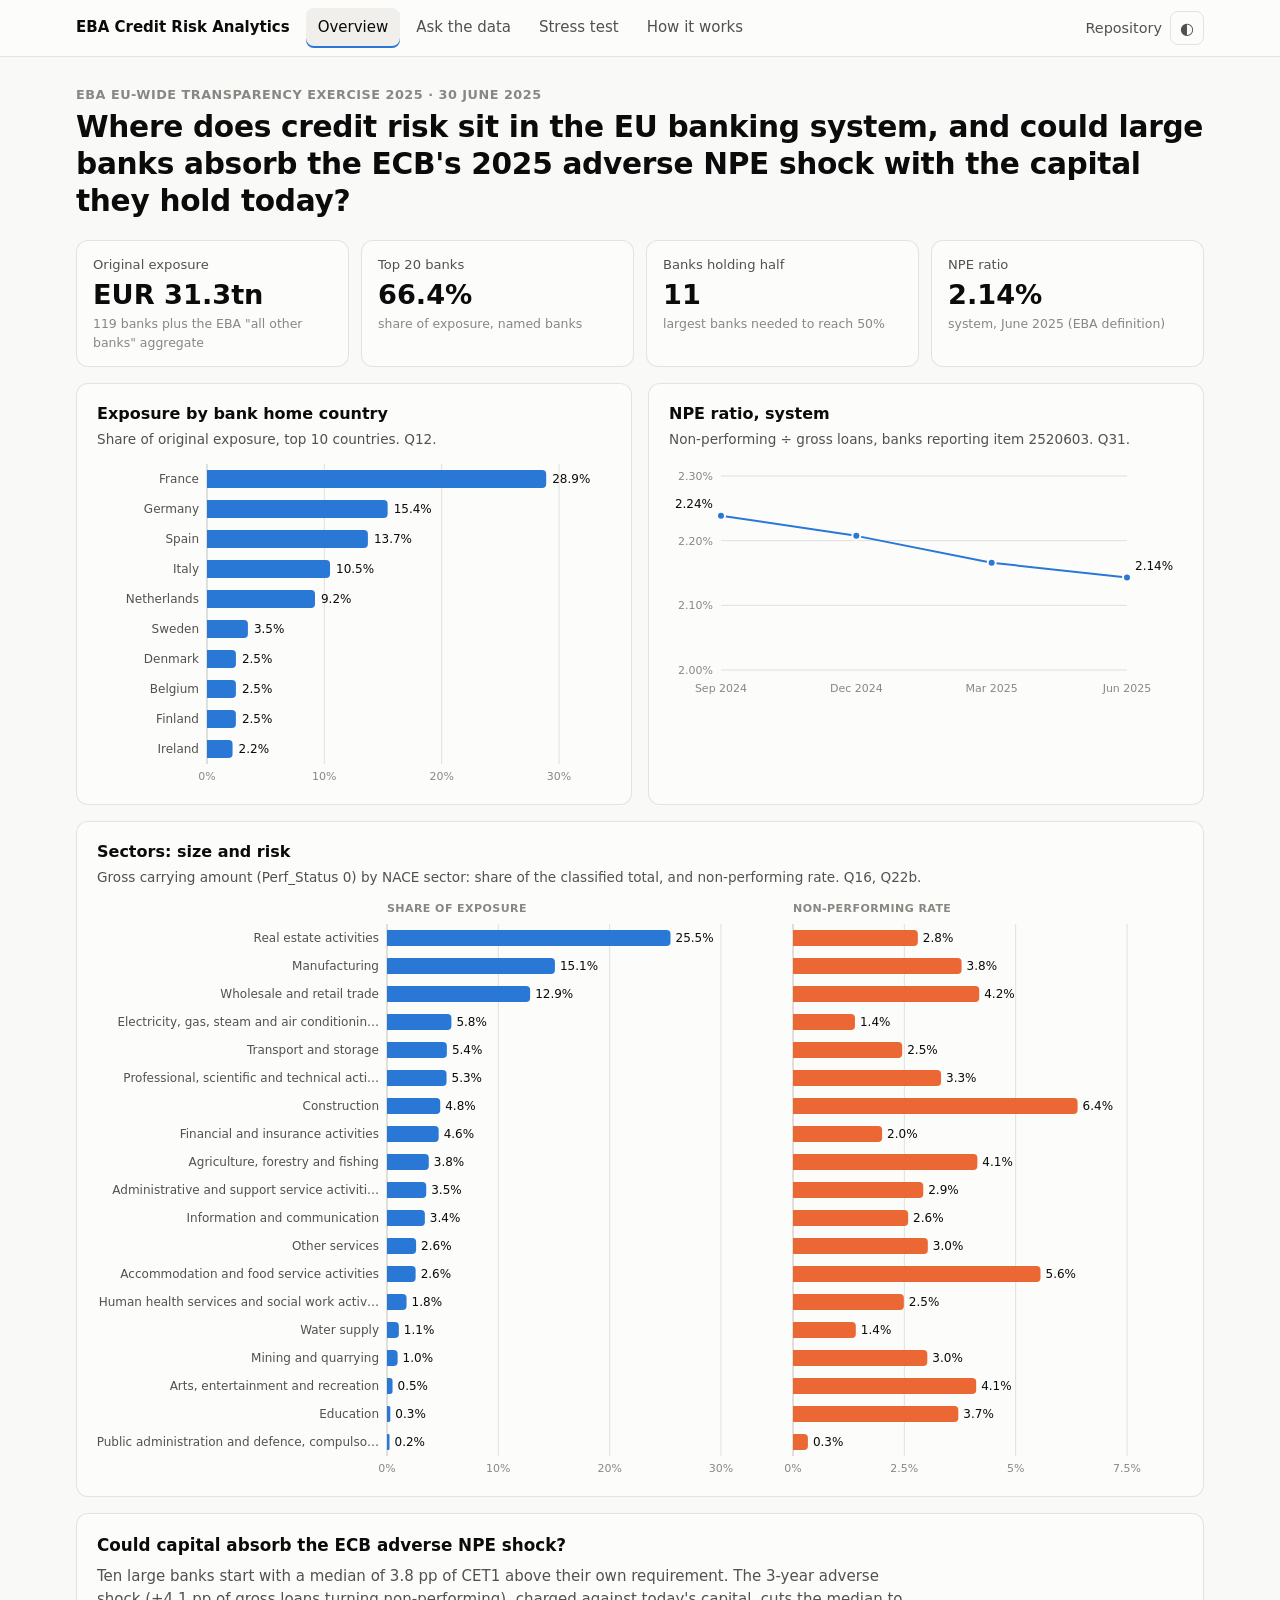
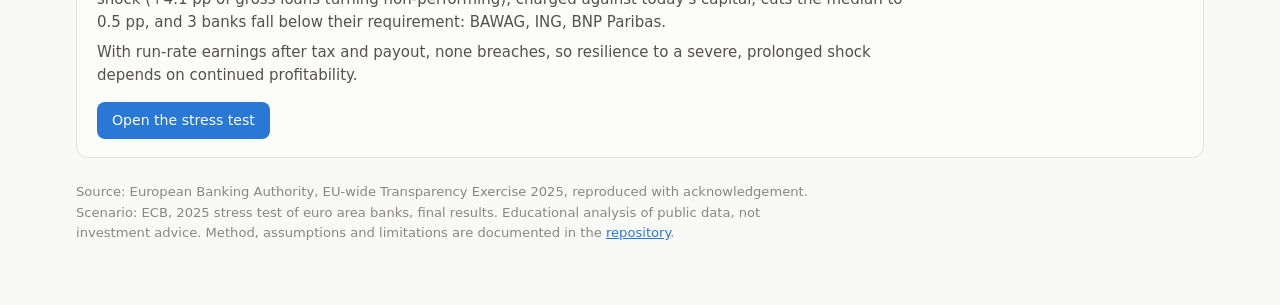
<file: index.html>
<!doctype html>
<html lang="en">
<!-- EBA Credit Risk Analytics web page: one self-contained file (styles and script inline). Data: details/data/web_data.json and details/data/eba.duckdb, built by details/build_web_data.py. After editing the inline style or script, run  python details/build_web_data.py --csp  to update the Content-Security-Policy hashes. -->
<head>
<meta charset="utf-8">
<meta name="viewport" content="width=device-width, initial-scale=1">
<meta http-equiv="Content-Security-Policy" content="default-src 'self'; script-src 'sha256-uHL4F7UxNgyVpmrUiupSiTJ8TW/XWNPRtjbVlpLTEsM=' https://cdn.jsdelivr.net 'wasm-unsafe-eval' blob:; worker-src 'self' blob:; connect-src 'self' https://cdn.jsdelivr.net; style-src 'sha256-ygNCuzqWseuMpIPXaokgHUjo4F4RdrYBd6rnKIYBCgk='; img-src 'self' data:; font-src 'self'; object-src 'none'; base-uri 'none'; form-action 'none'">
<meta name="referrer" content="no-referrer">
<title>EBA Credit Risk Analytics</title>
<meta name="description" content="Credit risk in the EU banking system from the EBA 2025 Transparency Exercise: exposure, asset quality, the 40 SQL queries run live in the browser, and an NPE stress test against each bank's CET1 requirement.">
<link rel="icon" href="data:image/svg+xml,%3Csvg xmlns='http://www.w3.org/2000/svg' viewBox='0 0 16 16'%3E%3Crect x='2' y='8' width='3' height='6' rx='1' fill='%232a78d6'/%3E%3Crect x='6.5' y='4' width='3' height='10' rx='1' fill='%232a78d6'/%3E%3Crect x='11' y='2' width='3' height='12' rx='1' fill='%232a78d6'/%3E%3C/svg%3E">
<style>
:root {
  color-scheme: light;
  --page: #f9f9f7;
  --surface: #fcfcfb;
  --surface-2: #f0efec;
  --ink: #0b0b0b;
  --ink-2: #52514e;
  --muted: #898781;
  --grid: #e1e0d9;
  --axis: #c3c2b7;
  --border: rgba(11, 11, 11, 0.10);
  --series-1: #2a78d6;
  --series-2: #eb6834;
  --today: #b7b6ad;
  --critical: #d03b3b;
  --critical-ink: #b42318;
  --good-ink: #006300;
  --accent: #2a78d6;
  --code-bg: #f3f2ee;
  --font: system-ui, -apple-system, "Segoe UI", Roboto, sans-serif;
  --mono: ui-monospace, "SFMono-Regular", Consolas, "Liberation Mono", monospace;
}
@media (prefers-color-scheme: dark) {
  :root:where(:not([data-theme="light"])) {
    color-scheme: dark;
    --page: #0d0d0d;
    --surface: #1a1a19;
    --surface-2: #262624;
    --ink: #f0efec;
    --ink-2: #c3c2b7;
    --muted: #898781;
    --grid: #2c2c2a;
    --axis: #383835;
    --border: rgba(255, 255, 255, 0.10);
    --series-1: #3987e5;
    --series-2: #d95926;
    --today: #5f5e59;
    --critical: #d03b3b;
    --critical-ink: #e66767;
    --good-ink: #0ca30c;
    --accent: #5598e7;
    --code-bg: #141413;
  }
}
:root[data-theme="dark"] {
  color-scheme: dark;
  --page: #0d0d0d;
  --surface: #1a1a19;
  --surface-2: #262624;
  --ink: #f0efec;
  --ink-2: #c3c2b7;
  --muted: #898781;
  --grid: #2c2c2a;
  --axis: #383835;
  --border: rgba(255, 255, 255, 0.10);
  --series-1: #3987e5;
  --series-2: #d95926;
  --today: #5f5e59;
  --critical: #d03b3b;
  --critical-ink: #e66767;
  --good-ink: #0ca30c;
  --accent: #5598e7;
  --code-bg: #141413;
}

* { box-sizing: border-box; }
html { -webkit-text-size-adjust: 100%; }
body {
  margin: 0;
  background: var(--page);
  color: var(--ink);
  font: 15px/1.55 var(--font);
}
a { color: var(--accent); }
h1 { font-size: clamp(1.35rem, 2.6vw, 1.85rem); line-height: 1.25; margin: 0.25rem 0 1.25rem; font-weight: 650; letter-spacing: -0.01em; max-width: 60ch; }
h2 { font-size: 1rem; margin: 0; font-weight: 600; }
code { font-family: var(--mono); font-size: 0.9em; }
.wrap { max-width: 1160px; margin: 0 auto; padding: 0 16px; }
.visually-hidden { position: absolute !important; width: 1px; height: 1px; overflow: hidden; clip: rect(0 0 0 0); white-space: nowrap; }

/* header */
.site-header { background: var(--surface); border-bottom: 1px solid var(--border); position: sticky; top: 0; z-index: 10; }
.header-row { display: flex; align-items: center; gap: 16px; min-height: 56px; flex-wrap: wrap; }
.brand { font-weight: 650; color: var(--ink); text-decoration: none; white-space: nowrap; }
.tabs { display: flex; gap: 4px; flex: 1; overflow-x: auto; }
.tabs a { padding: 8px 12px; border-radius: 8px; color: var(--ink-2); text-decoration: none; white-space: nowrap; font-weight: 500; }
.tabs a:hover { background: var(--surface-2); color: var(--ink); }
.tabs a[aria-current="page"] { background: var(--surface-2); color: var(--ink); box-shadow: inset 0 -2px 0 var(--accent); }
.header-tools { display: flex; align-items: center; gap: 8px; }
.repo-link { color: var(--ink-2); text-decoration: none; font-size: 0.9rem; }
.repo-link:hover { color: var(--ink); text-decoration: underline; }
.theme-toggle { background: none; border: 1px solid var(--border); color: var(--ink-2); border-radius: 8px; width: 34px; height: 34px; cursor: pointer; font-size: 1rem; }
@media (max-width: 640px) {
  .header-row { gap: 4px 12px; padding-top: 8px; }
  .tabs { order: 3; flex-basis: 100%; padding-bottom: 6px; }
  .header-tools { margin-left: auto; }
}

main { padding: 28px 0 48px; }
.eyebrow { color: var(--muted); font-size: 0.8rem; text-transform: uppercase; letter-spacing: 0.04em; margin: 0; font-weight: 600; }
.lede { color: var(--ink-2); max-width: 75ch; margin: -0.5rem 0 1.25rem; }
.footnote { color: var(--muted); font-size: 0.82rem; max-width: 90ch; margin-top: 24px; }

.card { background: var(--surface); border: 1px solid var(--border); border-radius: 12px; padding: 18px 20px; margin: 0 0 16px; min-width: 0; }
figure.card { margin: 0 0 16px; }
figcaption { margin-bottom: 10px; }
.sub { color: var(--ink-2); font-size: 0.85rem; margin: 2px 0 0; }
.grid-2 { display: grid; grid-template-columns: minmax(0, 1fr) minmax(0, 1fr); gap: 16px; }
@media (max-width: 860px) { .grid-2 { grid-template-columns: minmax(0, 1fr); } }

/* stat tiles */
.tiles { display: grid; grid-template-columns: repeat(auto-fit, minmax(170px, 1fr)); gap: 12px; margin-bottom: 16px; }
.tile { background: var(--surface); border: 1px solid var(--border); border-radius: 12px; padding: 14px 16px; }
.tile .label { color: var(--ink-2); font-size: 0.82rem; }
.tile .value { font-size: 1.7rem; font-weight: 650; line-height: 1.2; margin-top: 4px; }
.tile .note { color: var(--muted); font-size: 0.78rem; margin-top: 2px; }
.tile .value .from { color: var(--muted); font-weight: 500; font-size: 1.1rem; }
.tile.alert .value { color: var(--critical-ink); }

.callout h2 { font-size: 1.05rem; margin-bottom: 6px; }
.callout p { margin: 0.4rem 0; color: var(--ink-2); max-width: 85ch; }
.callout .btn { margin-top: 8px; }

/* charts */
.chart { width: 100%; position: relative; }
.chart svg { display: block; width: 100%; height: auto; overflow: visible; }
.chart text { fill: var(--ink-2); font-family: var(--font); font-size: 12px; }
.chart .axis-label, .chart .tick text { fill: var(--muted); font-size: 11px; font-variant-numeric: tabular-nums; }
.chart .gridline { stroke: var(--grid); stroke-width: 1; }
.chart .baseline { stroke: var(--axis); stroke-width: 1; }
.chart .value-label { fill: var(--ink); font-size: 12px; font-variant-numeric: tabular-nums; }
.chart .hit { fill: transparent; cursor: default; }
.chart .row-hover { fill: var(--surface-2); opacity: 0; }
.chart g.row:hover .row-hover, .chart g.row:focus .row-hover { opacity: 1; }
.chart g.row:focus { outline: none; }
.chart .section-label { fill: var(--muted); font-size: 11px; font-weight: 600; text-transform: uppercase; letter-spacing: 0.04em; }
.chart .zero-label { fill: var(--ink-2); font-size: 11px; }

.legend { display: flex; flex-wrap: wrap; gap: 6px 18px; font-size: 0.82rem; color: var(--ink-2); margin: 0 0 8px; }
.legend span { display: inline-flex; align-items: center; gap: 6px; }
.legend i { display: inline-block; width: 10px; height: 10px; border-radius: 50%; }
.legend i.sw-today { background: var(--today); }
.legend i.sw-after { background: var(--series-1); }
.legend i.sw-below { background: var(--critical); }
.chart .neg-label { fill: var(--critical-ink); font-weight: 600; }
.legend i.line { width: 16px; height: 2px; border-radius: 1px; }

.tooltip { position: fixed; z-index: 50; pointer-events: none; background: var(--surface); color: var(--ink); border: 1px solid var(--border); box-shadow: 0 4px 16px rgba(0, 0, 0, 0.12); border-radius: 8px; padding: 8px 10px; font-size: 0.8rem; max-width: 280px; }
.tooltip strong { display: block; margin-bottom: 2px; }
.tooltip .tt-row { display: flex; justify-content: space-between; gap: 14px; font-variant-numeric: tabular-nums; }
.tooltip .tt-row span:first-child { color: var(--ink-2); }

/* buttons, inputs */
.btn { font: inherit; font-size: 0.88rem; padding: 7px 14px; border-radius: 8px; border: 1px solid var(--border); background: var(--surface-2); color: var(--ink); cursor: pointer; text-decoration: none; display: inline-block; }
.btn:hover:not(:disabled) { border-color: var(--axis); }
.btn:disabled { opacity: 0.5; cursor: default; }
.btn.primary { background: var(--accent); color: #fff; border-color: transparent; }
.btn.primary:hover:not(:disabled) { filter: brightness(1.08); }
:focus-visible { outline: 2px solid var(--accent); outline-offset: 2px; }
input[type="search"] { width: 100%; font: inherit; padding: 8px 10px; border-radius: 8px; border: 1px solid var(--border); background: var(--surface); color: var(--ink); }

/* ask */
.ask-layout { display: grid; grid-template-columns: 300px minmax(0, 1fr); gap: 16px; align-items: start; }
@media (max-width: 860px) { .ask-layout { grid-template-columns: minmax(0, 1fr); } }
.q-list { position: sticky; top: 72px; max-height: calc(100vh - 90px); overflow-y: auto; padding-right: 4px; }
@media (max-width: 860px) { .q-list { position: static; max-height: 300px; border: 1px solid var(--border); border-radius: 12px; padding: 10px; background: var(--surface); } }
.q-group h3 { font-size: 0.75rem; text-transform: uppercase; letter-spacing: 0.04em; color: var(--muted); margin: 14px 0 4px; }
.q-item { display: block; width: 100%; text-align: left; font: inherit; font-size: 0.85rem; line-height: 1.35; background: none; border: 0; border-radius: 6px; padding: 6px 8px; color: var(--ink-2); cursor: pointer; }
.q-item b { color: var(--ink); font-weight: 600; margin-right: 4px; }
.q-item:hover { background: var(--surface-2); }
.q-item[aria-current="true"] { background: var(--surface-2); box-shadow: inset 2px 0 0 var(--accent); color: var(--ink); }
.q-detail h2 { font-size: 1.15rem; margin: 4px 0 8px; line-height: 1.35; }
.notes .result-label { color: var(--ink); font-weight: 600; margin-top: 10px; }
.notes pre.result-text { font-family: var(--mono); font-size: 0.8rem; line-height: 1.5; white-space: pre-wrap; background: var(--code-bg); border: 1px solid var(--border); border-radius: 8px; padding: 10px 12px; margin: 0 0 8px; color: var(--ink-2); }
.notes p { overflow-wrap: anywhere; color: var(--ink-2); font-size: 0.86rem; margin: 0 0 6px; max-width: 95ch; }
textarea#q-sql { width: 100%; font-family: var(--mono); font-size: 0.82rem; line-height: 1.5; background: var(--code-bg); color: var(--ink); border: 1px solid var(--border); border-radius: 8px; padding: 12px; resize: vertical; tab-size: 4; margin-top: 8px; }
.run-row { display: flex; flex-wrap: wrap; align-items: center; gap: 8px; margin: 10px 0; }
.status { color: var(--ink-2); font-size: 0.84rem; }
.status.error { color: var(--critical-ink); }
.result { min-height: 20px; }
.result pre.error { white-space: pre-wrap; color: var(--critical-ink); background: var(--code-bg); padding: 10px; border-radius: 8px; font-size: 0.82rem; }
.schema { margin-top: 14px; font-size: 0.85rem; color: var(--ink-2); }
.schema summary { cursor: pointer; color: var(--ink); }
.schema li { margin: 4px 0; }

/* tables */
.table-wrap { overflow-x: auto; border: 1px solid var(--border); border-radius: 8px; max-height: 520px; overflow-y: auto; }
table { border-collapse: collapse; width: 100%; font-size: 0.82rem; }
th, td { padding: 6px 10px; border-bottom: 1px solid var(--grid); text-align: left; white-space: nowrap; }
th { white-space: normal; vertical-align: bottom; position: sticky; top: 0; background: var(--surface-2); font-weight: 600; color: var(--ink); z-index: 1; }
td.num, th.num { text-align: right; font-variant-numeric: tabular-nums; }
tr:last-child td { border-bottom: 0; }
td.null { color: var(--muted); font-style: italic; }
td.neg { color: var(--critical-ink); font-weight: 600; }
tr.group td { background: var(--surface); color: var(--muted); font-size: 0.75rem; text-transform: uppercase; letter-spacing: 0.04em; font-weight: 600; }

/* stress controls */
.controls { display: grid; grid-template-columns: repeat(auto-fit, minmax(240px, 1fr)); gap: 14px 24px; align-items: start; }
.control-label { display: flex; justify-content: space-between; font-size: 0.82rem; color: var(--ink-2); margin-bottom: 6px; font-weight: 500; }
.control-label output { color: var(--ink); font-variant-numeric: tabular-nums; font-weight: 600; }
.seg { display: flex; flex-wrap: wrap; gap: 4px; }
.seg button { font: inherit; font-size: 0.82rem; padding: 6px 10px; border-radius: 8px; border: 1px solid var(--border); background: var(--surface); color: var(--ink-2); cursor: pointer; }
.seg button[aria-checked="true"] { background: var(--accent); border-color: transparent; color: #fff; }
input[type="range"] { width: 100%; accent-color: var(--accent); }
.control-note { grid-column: 1 / -1; margin: 0; font-size: 0.8rem; color: var(--muted); }
.control.disabled { opacity: 0.45; }

@media print {
  .site-header, .controls, .run-row, .q-list { display: none; }
  .tab-panel[hidden] { display: block !important; }
}
@media (forced-colors: active) {
  .chart rect, .chart circle { forced-color-adjust: none; }
}
</style>
</head>
<body>
<header class="site-header">
  <div class="wrap header-row">
    <a class="brand" href="#overview">EBA Credit Risk Analytics</a>
    <nav class="tabs" aria-label="Sections">
      <a href="#overview" data-tab="overview">Overview</a>
      <a href="#ask" data-tab="ask">Ask the data</a>
      <a href="#stress" data-tab="stress">Stress test</a>
      <a href="blog/how-this-analysis-works.html">How it works</a>
    </nav>
    <div class="header-tools">
      <a class="repo-link" href="https://github.com/agrawallachanchal/eba-credit-risk-analytics">Repository</a>
      <button class="theme-toggle" type="button" aria-label="Switch colour theme" title="Switch colour theme">◐</button>
    </div>
  </div>
</header>

<main>
<!-- OVERVIEW -->
<section id="tab-overview" class="tab-panel" aria-labelledby="h-overview">
  <div class="wrap">
    <p class="eyebrow">EBA EU-wide Transparency Exercise 2025 · 30 June 2025</p>
    <h1 id="h-overview">Where does credit risk sit in the EU banking system, and could large banks absorb the ECB's 2025 adverse NPE shock with the capital they hold today?</h1>
    <div class="tiles" id="ov-tiles"></div>

    <div class="grid-2">
      <figure class="card">
        <figcaption><h2>Exposure by bank home country</h2><p class="sub">Share of original exposure, top 10 countries. Q12.</p></figcaption>
        <div class="chart" id="ch-country"></div>
      </figure>
      <figure class="card">
        <figcaption><h2>NPE ratio, system</h2><p class="sub">Non-performing ÷ gross loans, banks reporting item 2520603. Q31.</p></figcaption>
        <div class="chart" id="ch-trend"></div>
      </figure>
    </div>

    <figure class="card">
      <figcaption><h2>Sectors: size and risk</h2><p class="sub">Gross carrying amount (Perf_Status 0) by NACE sector: share of the classified total, and non-performing rate. Q16, Q22b.</p></figcaption>
      <div class="chart" id="ch-sector"></div>
    </figure>

    <div class="card callout" id="ov-stress"></div>

    <p class="footnote">Source: European Banking Authority, EU-wide Transparency Exercise 2025, reproduced with acknowledgement. Scenario: ECB, 2025 stress test of euro area banks, final results. Educational analysis of public data, not investment advice. Method, assumptions and limitations are documented in the <a href="https://github.com/agrawallachanchal/eba-credit-risk-analytics/blob/main/details/METHODOLOGY.md">repository</a>.</p>
  </div>
</section>

<!-- ASK THE DATA -->
<section id="tab-ask" class="tab-panel" aria-labelledby="h-ask" hidden>
  <div class="wrap">
    <h1 id="h-ask">Ask the data</h1>
    <p class="lede">The 40 analytical queries from the repository, run in your browser on an extract of the EBA data with DuckDB. Pick a question, read the SQL, run it, or edit it and ask your own.</p>
    <div class="ask-layout">
      <aside class="q-list" aria-label="Questions">
        <label class="visually-hidden" for="q-filter">Filter questions</label>
        <input id="q-filter" type="search" placeholder="Filter questions">
        <div id="q-groups"></div>
      </aside>
      <div class="q-detail card">
        <p class="eyebrow" id="q-meta"></p>
        <h2 id="q-title">Select a question</h2>
        <div id="q-notes" class="notes"></div>
        <label class="visually-hidden" for="q-sql">SQL</label>
        <textarea id="q-sql" spellcheck="false" rows="14" wrap="off"></textarea>
        <div class="run-row">
          <button id="q-run" class="btn primary" type="button">Run query</button>
          <button id="q-reset" class="btn" type="button">Reset SQL</button>
          <button id="q-download" class="btn" type="button" disabled>Download CSV</button>
          <span id="q-status" class="status" role="status" aria-live="polite"></span>
        </div>
        <div id="q-result" class="result"></div>
        <details class="schema">
          <summary>Tables available</summary>
          <ul>
            <li><code>credit</code>: tr_cre.csv rows for items 2520502, 2520522, 2520532 (exposure), 2521301–2521303 (sector), 2520603, 2520613 (NPE template), all four periods</li>
            <li><code>oth</code>: tr_oth.csv rows for capital, RWA, total assets and profit items</li>
            <li><code>bank_metadata</code> (also <code>metadata</code>), <code>nace_metadata</code>, <code>prefstatus_metadata</code></li>
          </ul>
          <p>The extract holds the items the queries use, not the full 123 MB file, so Q3 lists only these items. Every other query returns the same result as on the full PostgreSQL database.</p>
        </details>
      </div>
    </div>
  </div>
</section>

<!-- STRESS TEST -->
<section id="tab-stress" class="tab-panel" aria-labelledby="h-stress" hidden>
  <div class="wrap">
    <h1 id="h-stress">Stress test: headroom to each bank's CET1 requirement</h1>
    <p class="lede">An NPE shock from the ECB 2025 stress test is applied to each bank's gross loans. New NPE are provisioned at the bank's current coverage and charged against June 2025 CET1, with risk-weighted assets held constant. Headroom is the stressed CET1 ratio minus the bank's own published CET1 requirement (the level below which distribution restrictions apply).</p>

    <div class="controls card">
      <div class="control">
        <span class="control-label" id="lbl-scn">Scenario</span>
        <div class="seg" role="radiogroup" aria-labelledby="lbl-scn" id="scn-buttons"></div>
      </div>
      <div class="control">
        <span class="control-label" id="lbl-view">View</span>
        <div class="seg" role="radiogroup" aria-labelledby="lbl-view" id="view-buttons"></div>
      </div>
      <div class="control">
        <label class="control-label" for="sl-shock">NPE shock <output id="out-shock"></output></label>
        <input type="range" id="sl-shock" min="0" max="8" step="0.1">
      </div>
      <div class="control">
        <label class="control-label" for="sl-cov">Coverage of new NPE <output id="out-cov"></output></label>
        <input type="range" id="sl-cov" min="50" max="150" step="5" value="100">
      </div>
      <div class="control" id="ctl-horizon">
        <label class="control-label" for="sl-hor">Earnings horizon <output id="out-hor"></output></label>
        <input type="range" id="sl-hor" min="1" max="3" step="1">
      </div>
      <p class="control-note" id="ctl-note"></p>
    </div>

    <div class="tiles" id="st-tiles"></div>

    <figure class="card">
      <figcaption><h2>CET1 headroom before and after the shock</h2><p class="sub">Percentage points of RWA above (right of zero) or below (left) each bank's CET1 requirement. Ten core banks; Revolut shown separately as a reference case.</p></figcaption>
      <div class="legend" id="st-legend"></div>
      <div class="chart" id="ch-headroom"></div>
    </figure>

    <figure class="card">
      <figcaption><h2>Bank detail</h2><p class="sub">EUR bn and % of RWA.</p></figcaption>
      <div class="table-wrap" id="st-table"></div>
    </figure>

    <p class="footnote" id="st-foot">Shocks read from ECB Chart 3.7 (2025 stress test final results, p. 27): 1-year baseline +0.8 pp, 1-year adverse +1.2 pp, 3-year baseline +2.4 pp, 3-year adverse +4.1 pp (5.8% at end-2027 from 1.7%, p. 26). With earnings: annualised H1 2025 profit before tax over the horizon, 30% tax on positive results, 30% payout in profit years and none in loss years (EBA 2025 methodological note). Revenues are not stressed, so that view is optimistic. At the default settings the figures equal <a href="https://github.com/agrawallachanchal/eba-credit-risk-analytics/blob/main/EBA_stress_test_model.xlsx">the Excel model</a>.</p>
  </div>
</section>
</main>

<div class="tooltip" id="tooltip" role="tooltip" hidden></div>
<script type="module">
// ---- charts ----
// Small SVG chart helpers (no library). Marks follow one style: bars at most 24px thick with a
// 4px rounded data end, 2px lines, 8px markers, hairline grid, labels in text colours.

const NS = 'http://www.w3.org/2000/svg';

function el(tag, attrs = {}, parent) {
  const n = document.createElementNS(NS, tag);
  for (const [k, v] of Object.entries(attrs)) if (v !== undefined && v !== null) n.setAttribute(k, v);
  if (parent) parent.appendChild(n);
  return n;
}

function text(parent, x, y, str, attrs = {}) {
  const t = el('text', { x, y, ...attrs }, parent);
  t.textContent = str;
  return t;
}

const pct = (v, d = 1) => `${(v * 100).toFixed(d)}%`;
const pp = (v, d = 2) => `${v < 0 ? '−' : ''}${Math.abs(v * 100).toFixed(d)} pp`;

// Horizontal bar whose data end (right for positive, left for negative) is rounded
function hbarPath(x0, x1, y, h, r = 4) {
  const left = Math.min(x0, x1), right = Math.max(x0, x1), w = right - left;
  const rr = Math.min(r, w / 2, h / 2);
  if (x1 >= x0) {
    return `M${left},${y}H${right - rr}Q${right},${y} ${right},${y + rr}V${y + h - rr}Q${right},${y + h} ${right - rr},${y + h}H${left}Z`;
  }
  return `M${right},${y}H${left + rr}Q${left},${y} ${left},${y + rr}V${y + h - rr}Q${left},${y + h} ${left + rr},${y + h}H${right}Z`;
}

// Shorten a label to fit a width (approximate glyph width for 12px system sans)
function fit(str, px) {
  const max = Math.max(4, Math.floor(px / 6.3));
  return str.length > max ? str.slice(0, max - 1).trimEnd() + '…' : str;
}

// Decimals for a percentage tick: none for whole percentages, one otherwise
const tickDp = t => (Math.abs(t * 100 - Math.round(t * 100)) < 1e-9 ? 0 : 1);

function niceTicks(min, max, count = 5) {
  const span = max - min || 1;
  const step0 = span / count;
  const mag = 10 ** Math.floor(Math.log10(step0));
  const step = [1, 2, 2.5, 5, 10].map(m => m * mag).find(s => span / s <= count) || 10 * mag;
  const ticks = [];
  const end = Math.ceil(max / step - 1e-9) * step;
  for (let v = Math.floor(min / step + 1e-9) * step; v <= end + step * 1e-6; v += step) ticks.push(+v.toFixed(12));
  return ticks;
}

// ---------- tooltip ----------
const tip = () => document.getElementById('tooltip');
function showTip(evt, title, rows) {
  const t = tip();
  t.innerHTML = '';
  const s = document.createElement('strong'); s.textContent = title; t.appendChild(s);
  for (const [k, v] of rows) {
    const r = document.createElement('div'); r.className = 'tt-row';
    const a = document.createElement('span'); a.textContent = k;
    const b = document.createElement('span'); b.textContent = v;
    r.append(a, b); t.appendChild(r);
  }
  t.hidden = false;
  moveTip(evt);
}
function moveTip(evt) {
  const t = tip();
  let x, y;
  if (evt.clientX !== undefined && evt.type !== 'focus') { x = evt.clientX; y = evt.clientY; }
  else { const b = evt.target.getBoundingClientRect(); x = b.left + b.width / 2; y = b.top; }
  const w = t.offsetWidth, h = t.offsetHeight;
  let left = x + 14, top = y - h - 10;
  if (left + w > window.innerWidth - 8) left = x - w - 14;
  if (left < 8) left = 8;
  if (top < 8) top = y + 16;
  t.style.left = `${left}px`; t.style.top = `${top}px`;
}
function hideTip() { tip().hidden = true; }

function bindTip(node, title, rows) {
  node.setAttribute('tabindex', '0');
  node.addEventListener('mouseenter', e => showTip(e, title, rows()));
  node.addEventListener('mousemove', moveTip);
  node.addEventListener('mouseleave', hideTip);
  node.addEventListener('focus', e => showTip(e, title, rows()));
  node.addEventListener('blur', hideTip);
}

// ---------- horizontal bar chart (one series) ----------
function barChart(container, data, { format = pct, labelWidth = 120, tipRows } = {}) {
  container.innerHTML = '';
  const W = Math.max(container.clientWidth, 280);
  const rowH = 30, barH = 18, top = 4, bottom = 22;
  const lw = Math.min(labelWidth, W * 0.38);
  const valueW = 52;
  const H = top + data.length * rowH + bottom;
  const svg = el('svg', { viewBox: `0 0 ${W} ${H}`, role: 'img', 'aria-label': data.map(d => `${d.name} ${format(d.value)}`).join('; ') }, container);
  const max = Math.max(...data.map(d => d.value));
  const x0 = lw, x1 = W - valueW;
  const ticks = niceTicks(0, max, 4);
  const sx = v => x0 + (v / ticks[ticks.length - 1]) * (x1 - x0);
  for (const t of ticks) {
    el('line', { x1: sx(t), x2: sx(t), y1: top, y2: H - bottom, class: t === 0 ? 'baseline' : 'gridline' }, svg);
    const g = el('g', { class: 'tick' }, svg);
    text(g, sx(t), H - 6, format(t, tickDp(t)), { 'text-anchor': 'middle' });
  }
  data.forEach((d, i) => {
    const y = top + i * rowH;
    const g = el('g', { class: 'row' }, svg);
    el('rect', { x: 0, y, width: W, height: rowH, class: 'row-hover', rx: 4 }, g);
    text(g, lw - 8, y + rowH / 2 + 4, fit(d.name, lw - 12), { 'text-anchor': 'end' });
    el('path', { d: hbarPath(sx(0), sx(d.value), y + (rowH - barH) / 2, barH), fill: 'var(--series-1)' }, g);
    text(g, sx(d.value) + 6, y + rowH / 2 + 4, format(d.value), { class: 'value-label' });
    bindTip(g, d.name, () => (tipRows ? tipRows(d) : [['Value', format(d.value)]]));
  });
}

// ---------- two aligned bar panels sharing rows (no dual axis: each panel has its own scale) ----------
function pairedBars(container, data, panels, { labelWidth = 290 } = {}) {
  container.innerHTML = '';
  const W = Math.max(container.clientWidth, 300);
  const narrow = W < 620;
  const rowH = 28, barH = 16, top = 26, bottom = 22;
  const lw = narrow ? Math.min(150, W * 0.42) : labelWidth;
  const gap = 24, valueW = 48;
  const panelW = (W - lw - gap * (panels.length - 1) - 8) / panels.length;
  const H = top + data.length * rowH + bottom;
  const svg = el('svg', { viewBox: `0 0 ${W} ${H}`, role: 'img', 'aria-label': panels.map(p => p.title).join(' and ') + ' by sector' }, container);
  const scales = panels.map((p, k) => {
    const max = Math.max(...data.map(p.value));
    const ticks = niceTicks(0, max, narrow ? 2 : 3);
    const a = lw + k * (panelW + gap), b = a + panelW - valueW;
    return { ...p, ticks, a, b, s: v => a + (v / ticks[ticks.length - 1]) * (b - a) };
  });
  for (const p of scales) {
    text(svg, p.a, 14, p.title, { class: 'section-label' });
    for (const t of p.ticks) {
      el('line', { x1: p.s(t), x2: p.s(t), y1: top, y2: H - bottom, class: t === 0 ? 'baseline' : 'gridline' }, svg);
      const g = el('g', { class: 'tick' }, svg);
      text(g, p.s(t), H - 6, p.format(t, tickDp(t)), { 'text-anchor': 'middle' });
    }
  }
  data.forEach((d, i) => {
    const y = top + i * rowH;
    const g = el('g', { class: 'row' }, svg);
    el('rect', { x: 0, y, width: W, height: rowH, class: 'row-hover', rx: 4 }, g);
    text(g, lw - 8, y + rowH / 2 + 4, fit(d.name, lw - 12), { 'text-anchor': 'end' });
    for (const p of scales) {
      const v = p.value(d);
      el('path', { d: hbarPath(p.s(0), p.s(v), y + (rowH - barH) / 2, barH), fill: p.color(d) }, g);
      text(g, p.s(v) + 5, y + rowH / 2 + 4, p.format(v), { class: 'value-label' });
    }
    bindTip(g, d.name, () => scales.map(p => [p.title, p.format(p.value(d))]));
  });
}

// ---------- line chart (one series, a handful of points) ----------
function lineChart(container, data, { format = v => pct(v, 2), yMin, yMax } = {}) {
  container.innerHTML = '';
  const W = Math.max(container.clientWidth, 280);
  const H = 240, left = 52, right = 56, top = 16, bottom = 30;
  const svg = el('svg', { viewBox: `0 0 ${W} ${H}`, role: 'img', 'aria-label': data.map(d => `${d.label} ${format(d.value)}`).join('; ') }, container);
  const vals = data.map(d => d.value);
  const lo = yMin ?? Math.min(...vals), hi = yMax ?? Math.max(...vals);
  const ticks = niceTicks(lo, hi, 4);
  const t0 = Math.min(ticks[0], lo), t1 = Math.max(ticks[ticks.length - 1], hi);
  const sy = v => top + (1 - (v - t0) / (t1 - t0)) * (H - top - bottom);
  const sx = i => left + (data.length === 1 ? 0.5 : i / (data.length - 1)) * (W - left - right);
  for (const t of ticks) {
    el('line', { x1: left, x2: W - right, y1: sy(t), y2: sy(t), class: 'gridline' }, svg);
    const g = el('g', { class: 'tick' }, svg);
    text(g, left - 8, sy(t) + 4, format(t), { 'text-anchor': 'end' });
  }
  data.forEach((d, i) => { const g = el('g', { class: 'tick' }, svg); text(g, sx(i), H - 8, d.label, { 'text-anchor': 'middle' }); });
  el('path', { d: data.map((d, i) => `${i ? 'L' : 'M'}${sx(i)},${sy(d.value)}`).join(''), fill: 'none', stroke: 'var(--series-1)', 'stroke-width': 2, 'stroke-linejoin': 'round' }, svg);
  data.forEach((d, i) => {
    const g = el('g', { class: 'row' }, svg);
    el('rect', { x: sx(i) - 24, y: top, width: 48, height: H - top - bottom, class: 'hit' }, g);
    el('circle', { cx: sx(i), cy: sy(d.value), r: 4, fill: 'var(--series-1)', stroke: 'var(--surface)', 'stroke-width': 2 }, g);
    if (i === 0 || i === data.length - 1) {
      text(g, sx(i) + (i ? 8 : -8), sy(d.value) - 8, format(d.value), { class: 'value-label', 'text-anchor': i ? 'start' : 'end' });
    }
    bindTip(g, d.label, () => [['NPE ratio', format(d.value)]]);
  });
}

// ---------- dumbbell: headroom today -> after shock, zero line = requirement ----------
function dumbbell(container, groups, { tipRows } = {}) {
  container.innerHTML = '';
  const W = Math.max(container.clientWidth, 300);
  const narrow = W < 560;
  const rowH = 30, groupH = 26, top = 8, bottom = 26;
  const lw = narrow ? 112 : 210;
  const right = 16;
  const rows = groups.reduce((n, g) => n + g.items.length, 0);
  const H = top + rows * rowH + groups.length * groupH + bottom;
  const all = groups.flatMap(g => g.items.flatMap(d => [d.before, d.after]));
  const lo = Math.min(0, ...all), hi = Math.max(0, ...all);
  const ticks = niceTicks(lo, hi, narrow ? 4 : 6);
  const t0 = Math.min(ticks[0], lo), t1 = Math.max(ticks[ticks.length - 1], hi);
  const sx = v => lw + ((v - t0) / (t1 - t0)) * (W - lw - right);
  const svg = el('svg', { viewBox: `0 0 ${W} ${H}`, role: 'img', 'aria-label': groups.flatMap(g => g.items).map(d => `${d.name}: ${pp(d.before)} to ${pp(d.after)}`).join('; ') }, container);
  for (const t of ticks) {
    el('line', { x1: sx(t), x2: sx(t), y1: top, y2: H - bottom, class: Math.abs(t) < 1e-12 ? 'baseline' : 'gridline' }, svg);
    const g = el('g', { class: 'tick' }, svg);
    text(g, sx(t), H - 8, `${t < 0 ? '−' : t > 0 ? '+' : ''}${Math.abs(t * 100).toFixed(0)}`, { 'text-anchor': 'middle' });
  }
  el('line', { x1: sx(0), x2: sx(0), y1: top, y2: H - bottom, stroke: 'var(--ink-2)', 'stroke-width': 1.5 }, svg);
  let y = top;
  for (const grp of groups) {
    text(svg, 0, y + 17, grp.title, { class: 'section-label' });
    y += groupH;
    for (const d of grp.items) {
      const cy = y + rowH / 2;
      const g = el('g', { class: 'row' }, svg);
      el('rect', { x: 0, y, width: W, height: rowH, class: 'row-hover', rx: 4 }, g);
      const name = fit(narrow && d.short ? d.short : d.name, lw - 14);
      text(g, lw - 10, cy + 4, name, { 'text-anchor': 'end' });
      const below = d.after < 0;
      el('line', { x1: sx(d.before), x2: sx(d.after), y1: cy, y2: cy, stroke: below ? 'var(--critical)' : 'var(--series-1)', 'stroke-width': 2, 'stroke-opacity': 0.55 }, g);
      el('circle', { cx: sx(d.before), cy, r: 5, fill: 'var(--today)', stroke: 'var(--surface)', 'stroke-width': 2 }, g);
      el('circle', { cx: sx(d.after), cy, r: 5.5, fill: below ? 'var(--critical)' : 'var(--series-1)', stroke: 'var(--surface)', 'stroke-width': 2 }, g);
      if (below) {
        const label = `▼ ${pp(d.after)}`;
        const roomLeft = sx(d.after) - lw > 78;
        const lx = roomLeft ? sx(d.after) - 10 : Math.max(sx(d.after), sx(d.before)) + 10;
        text(g, lx, cy + 4, label, { 'text-anchor': roomLeft ? 'end' : 'start', class: 'value-label neg-label' });
      }
      bindTip(g, d.name, () => (tipRows ? tipRows(d) : []));
      y += rowH;
    }
  }
  text(svg, sx(0) + 4, top + 10, 'requirement', { class: 'zero-label' });
}

// ---- stress-model ----
// Stress model, same arithmetic as EBA_stress_test_model.xlsx (sheet Stress).
// Headline (instant loss): CET1 minus provisions on new NPE, RWA constant.
// With earnings: run-rate profit before tax over the horizon, 30% tax on positive results only,
// 30% payout in profit years and none in loss years (EBA 2025 methodology, para. 32 and Table 1).

function stressBank(bank, shock, horizon, a) {
  const newNpe = shock * bank.gross_loans;
  const provisions = newNpe * bank.npe_coverage;
  const cet1Today = bank.cet1_capital / bank.rwa;
  const headroomToday = cet1Today - bank.cet1_requirement;

  const stressedInstant = (bank.cet1_capital - provisions) / bank.rwa;

  const earnings = bank.pbt_h1 * a.annualisation * horizon;
  const preTax = earnings - provisions;
  const tax = Math.max(preTax, 0) * a.tax_rate;
  const net = preTax - tax;
  const distributions = net > 0 ? net * a.payout_profit : 0; // payout ratio in loss years is 0
  const stressedEarnings = (bank.cet1_capital + net - distributions) / bank.rwa;

  return {
    newNpe, provisions, cet1Today, headroomToday,
    instant: { ratio: stressedInstant, headroom: stressedInstant - bank.cet1_requirement },
    earnings: { ratio: stressedEarnings, headroom: stressedEarnings - bank.cet1_requirement, net, distributions },
  };
}

function median(xs) {
  const s = [...xs].sort((p, q) => p - q);
  const m = Math.floor(s.length / 2);
  return s.length % 2 ? s[m] : (s[m - 1] + s[m]) / 2;
}

// ---- ask ----
// DuckDB-WASM, pinned version, loaded from jsDelivr only when this section is opened
const DUCKDB_VERSION = '1.32.0';
const DUCKDB_URL = `https://cdn.jsdelivr.net/npm/@duckdb/duckdb-wasm@${DUCKDB_VERSION}/+esm`;
const MAX_ROWS_SHOWN = 1000;

let conn = null;
let enginePromise = null;
let queries = [];
let current = null;
let lastResult = null;

const $ = id => document.getElementById(id);

function setStatus(msg, isError = false) {
  const s = $('q-status');
  s.textContent = msg;
  s.classList.toggle('error', isError);
}

async function startEngine() {
  const duckdb = await import(DUCKDB_URL);
  const bundle = await duckdb.selectBundle(duckdb.getJsDelivrBundles());
  const workerUrl = URL.createObjectURL(new Blob([`importScripts("${bundle.mainWorker}");`], { type: 'text/javascript' }));
  const worker = new Worker(workerUrl);
  const db = new duckdb.AsyncDuckDB(new duckdb.VoidLogger(), worker);
  await db.instantiate(bundle.mainModule, bundle.pthreadWorker);
  URL.revokeObjectURL(workerUrl);
  await db.open({ query: { castBigIntToDouble: true, castDecimalToDouble: true } });
  // The extract is a DuckDB database file (built by build_web_data.py); it needs no extensions
  const r = await fetch('details/data/eba.duckdb');
  if (!r.ok) throw new Error(`details/data/eba.duckdb: HTTP ${r.status}`);
  await db.registerFileBuffer('eba.duckdb', new Uint8Array(await r.arrayBuffer()));
  const c = await db.connect();
  await c.query("ATTACH 'eba.duckdb' AS eba (READ_ONLY)");
  await c.query('USE eba');
  return c;
}

function engine() {
  if (!enginePromise) {
    setStatus('Loading the query engine and data (about 5 MB, first time only)…');
    enginePromise = startEngine().then(c => { conn = c; setStatus('Ready.'); return c; })
      .catch(err => { enginePromise = null; throw err; });
  }
  return enginePromise;
}

function formatValue(v) {
  if (v === null || v === undefined) return { text: 'NULL', cls: 'null' };
  if (typeof v === 'bigint') v = Number(v);
  if (typeof v === 'number') {
    if (!Number.isFinite(v)) return { text: String(v), cls: 'num' };
    if (Number.isInteger(v)) return { text: String(v), cls: 'num' };
    const abs = Math.abs(v);
    const text = abs >= 1000
      ? v.toLocaleString('en-GB', { minimumFractionDigits: 2, maximumFractionDigits: 2 })
      : v.toLocaleString('en-GB', { maximumFractionDigits: 6 });
    return { text, cls: 'num' };
  }
  if (v instanceof Date) return { text: v.toISOString().slice(0, 10), cls: '' };
  return { text: String(v), cls: '' };
}

function toRows(table) {
  const names = table.schema.fields.map(f => f.name);
  const cols = names.map((_, i) => table.getChildAt(i));
  const rows = [];
  for (let r = 0; r < table.numRows; r++) rows.push(cols.map(c => c.get(r)));
  return { names, rows };
}

function renderResult({ names, rows }, ms) {
  const box = $('q-result');
  box.innerHTML = '';
  const wrap = document.createElement('div');
  wrap.className = 'table-wrap';
  const t = document.createElement('table');
  const head = t.createTHead().insertRow();
  const firstRow = rows[0] || [];
  names.forEach((n, i) => {
    const th = document.createElement('th');
    th.textContent = n;
    if (typeof firstRow[i] === 'number' || typeof firstRow[i] === 'bigint') th.className = 'num';
    head.appendChild(th);
  });
  const body = t.createTBody();
  for (const row of rows.slice(0, MAX_ROWS_SHOWN)) {
    const tr = body.insertRow();
    for (const v of row) {
      const { text, cls } = formatValue(v);
      const td = tr.insertCell();
      td.textContent = text;
      if (cls) td.className = cls;
    }
  }
  wrap.appendChild(t);
  box.appendChild(wrap);
  const shown = Math.min(rows.length, MAX_ROWS_SHOWN);
  setStatus(`${rows.length.toLocaleString('en-GB')} row${rows.length === 1 ? '' : 's'}${rows.length > shown ? ` (first ${shown} shown; the CSV has all)` : ''} · ${ms.toFixed(0)} ms`);
}

function csvEscape(v) {
  if (v === null || v === undefined) return '';
  const s = typeof v === 'bigint' ? v.toString() : String(v);
  return /[",\n\r]/.test(s) ? `"${s.replace(/"/g, '""')}"` : s;
}

function download() {
  if (!lastResult) return;
  const lines = [lastResult.names.map(csvEscape).join(',')]
    .concat(lastResult.rows.map(r => r.map(csvEscape).join(',')));
  const blob = new Blob([lines.join('\n') + '\n'], { type: 'text/csv' });
  const a = document.createElement('a');
  a.href = URL.createObjectURL(blob);
  a.download = `${current ? current.id.toLowerCase() : 'query'}_result.csv`;
  document.body.appendChild(a);
  a.click();
  setTimeout(() => { URL.revokeObjectURL(a.href); a.remove(); }, 0);
}

async function run() {
  const sql = $('q-sql').value.trim();
  if (!sql) return;
  const btn = $('q-run');
  btn.disabled = true;
  $('q-download').disabled = true;
  lastResult = null;
  try {
    const c = await engine();
    setStatus('Running…');
    const t0 = performance.now();
    const res = await c.query(sql);
    lastResult = toRows(res);
    renderResult(lastResult, performance.now() - t0);
    $('q-download').disabled = false;
  } catch (err) {
    $('q-result').innerHTML = '';
    const pre = document.createElement('pre');
    pre.className = 'error';
    pre.textContent = String(err.message || err);
    $('q-result').appendChild(pre);
    setStatus('Query failed.', true);
  } finally {
    btn.disabled = false;
  }
}

function select(q, { runIt = true, updateHash = true } = {}) {
  current = q;
  $('q-meta').textContent = `${q.id} · ${q.meta || ''}`.replace(/ · $/, '');
  $('q-title').textContent = q.question;
  const notes = $('q-notes');
  notes.innerHTML = '';
  const extra = q.id === 'Q3'
    ? ['On this page: the browser extract holds only the items the queries use, so this query lists those items, not all 89.']
    : [];
  for (const n of [...q.notes, ...extra]) { const p = document.createElement('p'); p.textContent = n; notes.appendChild(p); }
  if (q.result) {
    const h = document.createElement('p'); h.className = 'result-label'; h.textContent = 'Result when run on the full data:'; notes.appendChild(h);
    const pre = document.createElement('pre'); pre.className = 'result-text'; pre.textContent = q.result; notes.appendChild(pre);
  }
  const src = document.createElement('p');
  const a = document.createElement('a');
  a.href = `https://github.com/agrawallachanchal/eba-credit-risk-analytics/blob/main/details/eba_analysis.sql#L${q.line}`;
  a.textContent = `details/eba_analysis.sql, line ${q.line}`;
  src.append('Source: ', a);
  notes.appendChild(src);
  $('q-sql').value = q.sql;
  $('q-result').innerHTML = '';
  $('q-download').disabled = true;
  for (const b of document.querySelectorAll('.q-item')) b.setAttribute('aria-current', String(b.dataset.id === q.id));
  if (updateHash) history.replaceState(null, '', `#ask/${q.id}`);
  if (runIt) run();
}

function buildList() {
  const host = $('q-groups');
  host.innerHTML = '';
  for (const s of queries) {
    const g = document.createElement('div');
    g.className = 'q-group';
    const h = document.createElement('h3');
    h.textContent = s.section;
    g.appendChild(h);
    for (const q of s.queries) {
      const b = document.createElement('button');
      b.type = 'button';
      b.className = 'q-item';
      b.dataset.id = q.id;
      b.dataset.search = `${q.id} ${q.question}`.toLowerCase();
      const strong = document.createElement('b');
      strong.textContent = q.id;
      b.append(strong, q.question);
      b.addEventListener('click', () => select(q));
      g.appendChild(b);
    }
    host.appendChild(g);
  }
  $('q-filter').addEventListener('input', e => {
    const term = e.target.value.trim().toLowerCase();
    for (const g of host.querySelectorAll('.q-group')) {
      let any = false;
      for (const b of g.querySelectorAll('.q-item')) {
        const hit = !term || b.dataset.search.includes(term);
        b.hidden = !hit;
        any = any || hit;
      }
      g.hidden = !any;
    }
  });
}

function selectFromHash() {
  const id = (location.hash.split('/')[1] || '').toUpperCase();
  const all = queries.flatMap(s => s.queries);
  const q = all.find(x => x.id.toUpperCase() === id);
  if (q && q !== current) select(q, { updateHash: false });
}

async function initAsk() {
  const data = await getJSON('queries');
  queries = data;
  buildList();
  $('q-run').addEventListener('click', run);
  $('q-reset').addEventListener('click', () => { if (current) $('q-sql').value = current.sql; });
  $('q-download').addEventListener('click', download);
  $('q-sql').addEventListener('keydown', e => {
    if ((e.ctrlKey || e.metaKey) && e.key === 'Enter') { e.preventDefault(); run(); }
  });
  const all = queries.flatMap(s => s.queries);
  const id = (location.hash.split('/')[1] || '').toUpperCase();
  select(all.find(x => x.id.toUpperCase() === id) || all.find(x => x.id === 'Q8') || all[0], { updateHash: false });
}

// ---- stress ----
let S;            // web_data.json, key "stress"
const state = { scenario: 'S4', view: 'instant', shock: null, coverage: 1, horizon: null };

const SHORT = {
  'Morgan Stanley Europe Holding SE': 'Morgan Stanley EU',
  'HSBC Continental Europe': 'HSBC Cont. Europe',
  'Groupe Crédit Agricole': 'Crédit Agricole',
  'Revolut Holdings Europe': 'Revolut',
};

function segButtons(container, options, current, onPick) {
  container.innerHTML = '';
  for (const o of options) {
    const b = document.createElement('button');
    b.type = 'button';
    b.setAttribute('role', 'radio');
    b.setAttribute('aria-checked', String(o.value === current));
    b.textContent = o.label;
    b.addEventListener('click', () => onPick(o.value));
    container.appendChild(b);
  }
  if (container.dataset.kb) return;
  container.dataset.kb = '1';
  container.addEventListener('keydown', e => {
    if (!['ArrowLeft', 'ArrowRight'].includes(e.key)) return;
    const btns = [...container.querySelectorAll('button')];
    const i = btns.indexOf(document.activeElement);
    if (i < 0) return;
    const j = (i + (e.key === 'ArrowRight' ? 1 : -1) + btns.length) % btns.length;
    btns[j].focus(); btns[j].click();
  });
}

function scenario() { return S.scenarios.find(s => s.code === state.scenario); }

function pickScenario(code) {
  state.scenario = code;
  state.shock = scenario().shock;
  state.horizon = scenario().horizon;
  state.coverage = 1;
  syncControls();
  render();
}

function syncControls() {
  segButtons(document.getElementById('scn-buttons'),
    S.scenarios.map(s => ({ value: s.code, label: s.name })), state.scenario, pickScenario);
  segButtons(document.getElementById('view-buttons'),
    [{ value: 'instant', label: 'Instant loss' }, { value: 'earnings', label: 'With earnings' }], state.view,
    v => { state.view = v; syncControls(); render(); });
  document.getElementById('sl-shock').value = (state.shock * 100).toFixed(1);
  document.getElementById('sl-cov').value = Math.round(state.coverage * 100);
  document.getElementById('sl-hor').value = state.horizon;
}

function isDefault() {
  const s = scenario();
  return Math.abs(state.shock - s.shock) < 1e-9 && state.coverage === 1 && state.horizon === s.horizon;
}

function render() {
  if (!S) return;
  const a = S.assumptions;
  document.getElementById('out-shock').textContent = `+${(state.shock * 100).toFixed(1)} pp`;
  document.getElementById('out-cov').textContent = state.coverage === 1 ? "bank's own" : `${Math.round(state.coverage * 100)}% of bank's own`;
  document.getElementById('out-hor').textContent = `${state.horizon} year${state.horizon > 1 ? 's' : ''}`;
  const hc = document.getElementById('ctl-horizon');
  hc.classList.toggle('disabled', state.view !== 'earnings');
  document.getElementById('sl-hor').disabled = state.view !== 'earnings';
  document.getElementById('ctl-note').textContent = isDefault()
    ? `Settings of the ${scenario().name} scenario. Figures equal the Excel model.`
    : 'Custom settings: figures no longer correspond to a named scenario.';

  const rows = S.banks.map(b => {
    const bb = { ...b, npe_coverage: b.npe_coverage * state.coverage };
    const r = stressBank(bb, state.shock, state.horizon, a);
    const v = state.view === 'instant' ? r.instant : r.earnings;
    return { b, r, after: v.headroom, ratio: v.ratio };
  });
  const core = rows.filter(x => x.b.role === 'Core');
  const ref = rows.filter(x => x.b.role !== 'Core');
  const below = core.filter(x => x.after < 0);

  // tiles
  const tiles = document.getElementById('st-tiles');
  tiles.innerHTML = '';
  const mk = (label, html, note, cls = '') => {
    const d = document.createElement('div');
    d.className = `tile ${cls}`;
    d.innerHTML = `<div class="label"></div><div class="value">${html}</div><div class="note"></div>`;
    d.querySelector('.label').textContent = label;
    d.querySelector('.note').textContent = note;
    tiles.appendChild(d);
  };
  mk('Core banks below requirement', `${below.length > 0 ? '▼ ' : ''}${below.length} <span class="from">of ${core.length}</span>`,
    below.length ? below.map(x => SHORT[x.b.bank] || x.b.bank).join(', ') : 'none', below.length ? 'alert' : '');
  mk('Median headroom', pp(median(core.map(x => x.after))),
    `from ${pp(median(core.map(x => x.r.headroomToday)))} today, core banks`);
  const prov = core.reduce((s, x) => s + x.r.provisions, 0);
  mk('New provisions', `EUR ${(prov / 1000).toFixed(0)}bn`, `core banks, on EUR ${(core.reduce((s, x) => s + x.r.newNpe, 0) / 1000).toFixed(0)}bn of new NPE`);
  const lowest = [...core].sort((p, q) => p.after - q.after)[0];
  mk('Lowest headroom', pp(lowest.after), SHORT[lowest.b.bank] || lowest.b.bank, lowest.after < 0 ? 'alert' : '');

  // legend + chart
  document.getElementById('st-legend').innerHTML =
    '<span><i class="sw-today"></i>June 2025</span>' +
    '<span><i class="sw-after"></i>After shock</span>' +
    '<span><i class="sw-below"></i>After shock, below requirement ▼</span>';
  const toItem = x => ({ name: x.b.bank, short: SHORT[x.b.bank], before: x.r.headroomToday, after: x.after, x });
  dumbbell(document.getElementById('ch-headroom'), [
    { title: 'Core banks', items: core.map(toItem).sort((p, q) => p.after - q.after) },
    { title: 'Reference case', items: ref.map(toItem) },
  ], {
    tipRows: d => [
      ['CET1 ratio, June 2025', pct(d.x.r.cet1Today, 2)],
      ['CET1 requirement', pct(d.x.b.cet1_requirement, 2)],
      ['Headroom today', pp(d.before)],
      ['Stressed CET1 ratio', pct(d.x.ratio, 2)],
      ['Headroom after shock', pp(d.after)],
    ],
  });

  // table
  const fmtBn = v => (v / 1000).toLocaleString('en-GB', { maximumFractionDigits: 1, minimumFractionDigits: 1 });
  const head = ['Bank', 'Gross loans', 'NPE ratio', 'Coverage', 'New provisions', 'CET1 ratio', 'Requirement', 'Headroom today', 'Stressed CET1', 'Headroom after'];
  const body = r => [
    [r.b.bank, ''],
    [fmtBn(r.b.gross_loans), 'num'],
    [pct(r.b.npe_ratio, 2), 'num'],
    [pct(r.b.npe_coverage * state.coverage, 1), 'num'],
    [fmtBn(r.r.provisions), 'num'],
    [pct(r.r.cet1Today, 2), 'num'],
    [pct(r.b.cet1_requirement, 2), 'num'],
    [pp(r.r.headroomToday), 'num'],
    [pct(r.ratio, 2), 'num'],
    [(r.after < 0 ? '▼ ' : '') + pp(r.after), r.after < 0 ? 'num neg' : 'num'],
  ];
  const t = document.createElement('table');
  const thead = t.createTHead().insertRow();
  head.forEach((h, i) => { const th = document.createElement('th'); th.textContent = h; if (i) th.className = 'num'; thead.appendChild(th); });
  const tb = t.createTBody();
  const group = label => { const tr = tb.insertRow(); tr.className = 'group'; const td = tr.insertCell(); td.colSpan = head.length; td.textContent = label; };
  const add = r => { const tr = tb.insertRow(); for (const [v, c] of body(r)) { const td = tr.insertCell(); td.textContent = v; if (c) td.className = c; } };
  group('Core banks');
  [...core].sort((p, q) => p.after - q.after).forEach(add);
  group('Reference case');
  ref.forEach(add);
  const wrap = document.getElementById('st-table');
  wrap.innerHTML = '';
  wrap.appendChild(t);
}

async function initStress() {
  S = await getJSON('stress');
  state.shock = scenario().shock;
  state.horizon = scenario().horizon;
  document.getElementById('sl-shock').addEventListener('input', e => { state.shock = +e.target.value / 100; render(); });
  document.getElementById('sl-cov').addEventListener('input', e => { state.coverage = +e.target.value / 100; render(); });
  document.getElementById('sl-hor').addEventListener('input', e => { state.horizon = +e.target.value; render(); });
  syncControls();
  render();
}

// ---- app ----
// ---------- theme ----------
const THEME_KEY = 'eba-theme';
function applyTheme(t) {
  if (t) document.documentElement.setAttribute('data-theme', t);
  else document.documentElement.removeAttribute('data-theme');
}
try { applyTheme(localStorage.getItem(THEME_KEY)); } catch (e) { /* storage unavailable */ }
document.querySelector('.theme-toggle').addEventListener('click', () => {
  const current = document.documentElement.getAttribute('data-theme')
    || (matchMedia('(prefers-color-scheme: dark)').matches ? 'dark' : 'light');
  const next = current === 'dark' ? 'light' : 'dark';
  applyTheme(next);
  try { localStorage.setItem(THEME_KEY, next); } catch (e) { /* storage unavailable */ }
});

// ---------- data ----------
// All page data is in data/web_data.json (built by build_web_data.py): {overview, queries, stress}
let webData = null;
async function getJSON(key) {
  if (!webData) {
    webData = fetch('details/data/web_data.json').then(r => {
      if (!r.ok) throw new Error(`details/data/web_data.json: HTTP ${r.status}`);
      return r.json();
    });
  }
  return (await webData)[key];
}

// ---------- overview ----------
function tile(label, value, note, cls = '') {
  const d = document.createElement('div');
  d.className = `tile ${cls}`;
  d.innerHTML = '<div class="label"></div><div class="value"></div><div class="note"></div>';
  d.querySelector('.label').textContent = label;
  d.querySelector('.value').textContent = value;
  d.querySelector('.note').textContent = note || '';
  return d;
}

let overviewData;
function drawOverview() {
  const d = overviewData;
  barChart(document.getElementById('ch-country'), d.country_share.slice(0, 10), { labelWidth: 110 });
  lineChart(document.getElementById('ch-trend'),
    d.npe_trend.map(p => ({ label: { '202409': 'Sep 2024', '202412': 'Dec 2024', '202503': 'Mar 2025', '202506': 'Jun 2025' }[p.period] || p.period, value: p.npe_ratio })),
    { yMin: 0.020, yMax: 0.023 });
  const sectors = d.sectors.map(s => ({ ...s, name: s.name.replace(/^[A-Z] /, '') }));
  pairedBars(document.getElementById('ch-sector'), sectors, [
    { title: 'Share of exposure', value: s => s.share, format: pct, color: () => 'var(--series-1)' },
    { title: 'Non-performing rate', value: s => s.npe_rate, format: pct, color: () => 'var(--series-2)' },
  ]);
}

async function initOverview() {
  overviewData = await getJSON('overview');
  const d = overviewData;
  const tiles = document.getElementById('ov-tiles');
  tiles.append(
    tile('Original exposure', `EUR ${d.total_exposure_eur_tn.toFixed(1)}tn`, `${d.banks} banks plus the EBA "all other banks" aggregate`),
    tile('Top 20 banks', pct(d.top20_share), 'share of exposure, named banks'),
    tile('Banks holding half', String(d.banks_for_half), 'largest banks needed to reach 50%'),
    tile('NPE ratio', pct(d.npe_ratio_latest, 2), 'system, June 2025 (EBA definition)'),
  );
  drawOverview();

  const s = await getJSON('stress');
    const core = s.banks.filter(b => b.role === 'Core');
  const sc = s.scenarios.find(x => x.code === 'S4');
  const res = core.map(b => ({ b, r: stressBank(b, sc.shock, sc.horizon, s.assumptions) }));
  const below = res.filter(x => x.r.instant.headroom < 0).sort((p, q) => p.r.instant.headroom - q.r.instant.headroom);
  const box = document.getElementById('ov-stress');
  box.innerHTML = '<h2></h2><p class="p1"></p><p class="p2"></p><a class="btn primary" href="#stress">Open the stress test</a>';
  box.querySelector('h2').textContent = 'Could capital absorb the ECB adverse NPE shock?';
  box.querySelector('.p1').textContent =
    `Ten large banks start with a median of ${(median(res.map(x => x.r.headroomToday)) * 100).toFixed(1)} pp of CET1 above their own requirement. ` +
    `The 3-year adverse shock (+${(sc.shock * 100).toFixed(1)} pp of gross loans turning non-performing), charged against today's capital, cuts the median to ${(median(res.map(x => x.r.instant.headroom)) * 100).toFixed(1)} pp, ` +
    `and ${below.length} banks fall below their requirement: ${below.map(x => x.b.bank.replace(' Groep', '').replace(' Group', '')).join(', ')}.`;
  box.querySelector('.p2').textContent =
    'With run-rate earnings after tax and payout, none breaches, so resilience to a severe, prolonged shock depends on continued profitability.';
}

// ---------- router ----------
const loaded = {};
async function show(hash) {
  let tab = hash.split('/')[0];
  if (!['overview', 'ask', 'stress'].includes(tab)) tab = 'overview';
  for (const p of document.querySelectorAll('.tab-panel')) p.hidden = p.id !== `tab-${tab}`;
  for (const a of document.querySelectorAll('.tabs a')) {
    if (a.dataset.tab === tab) a.setAttribute('aria-current', 'page'); else a.removeAttribute('aria-current');
  }
  try {
    if (!loaded[tab]) {
      loaded[tab] = true;
      if (tab === 'overview') await initOverview();
      if (tab === 'ask') initAsk();
      if (tab === 'stress') initStress();
    } else {
      redraw(tab);
    }
  } catch (err) {
    console.error(err);
    const panel = document.getElementById(`tab-${tab}`);
    const msg = document.createElement('p');
    msg.className = 'status error';
    msg.textContent = `Could not load this section: ${err.message}`;
    panel.querySelector('.wrap').prepend(msg);
  }
}

async function redraw(tab) {
  if (tab === 'ask') selectFromHash();
  if (tab === 'overview' && overviewData) drawOverview();
  if (tab === 'stress') render();
}

window.addEventListener('hashchange', () => {
  const tab = location.hash.slice(1).split('/')[0];
  const changedTab = !document.getElementById(`tab-${tab}`) || document.getElementById(`tab-${tab}`).hidden;
  show(location.hash.slice(1));
  if (changedTab) window.scrollTo(0, 0);
});
let resizeTimer;
let lastWidth = window.innerWidth;
window.addEventListener('resize', () => {
  if (window.innerWidth === lastWidth) return;
  lastWidth = window.innerWidth;
  clearTimeout(resizeTimer);
  resizeTimer = setTimeout(() => redraw((location.hash.slice(1) || 'overview').split('/')[0]), 150);
});
show(location.hash.slice(1) || 'overview');
</script>
</body>
</html>
</file>
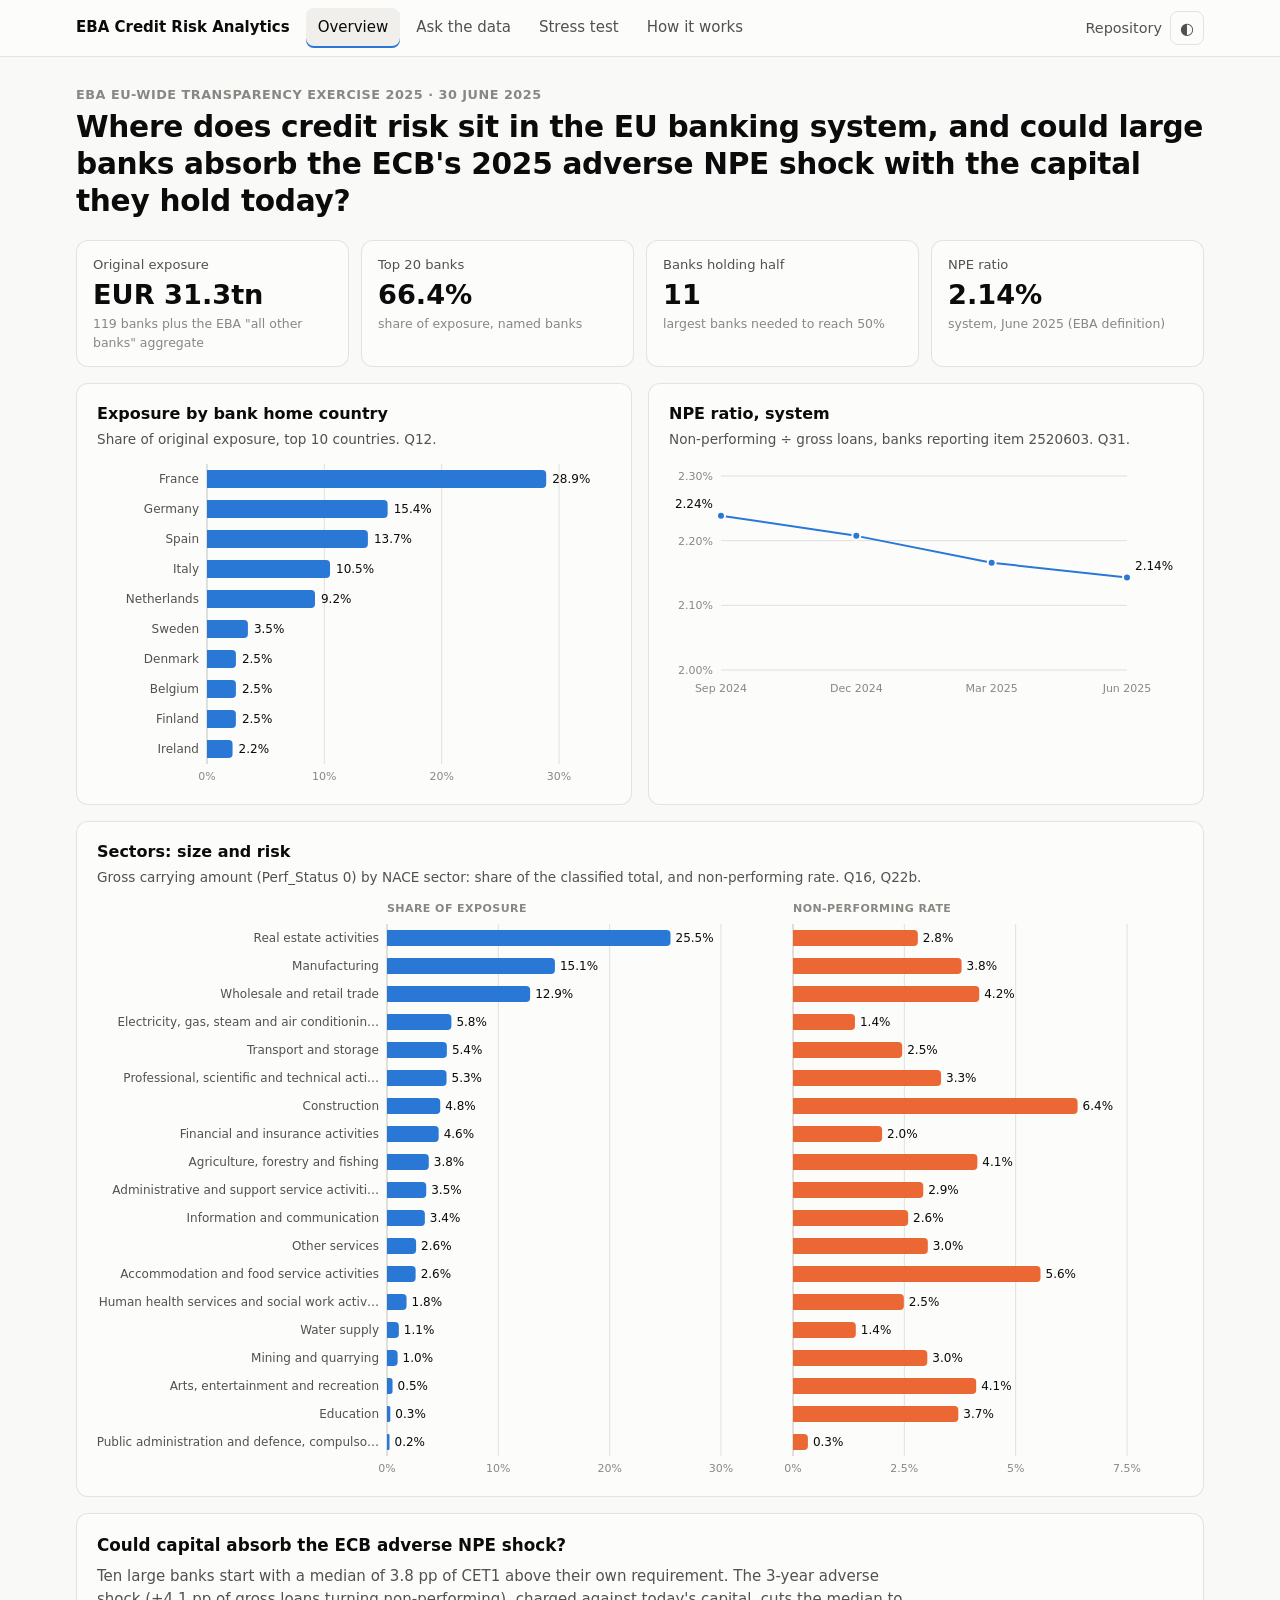
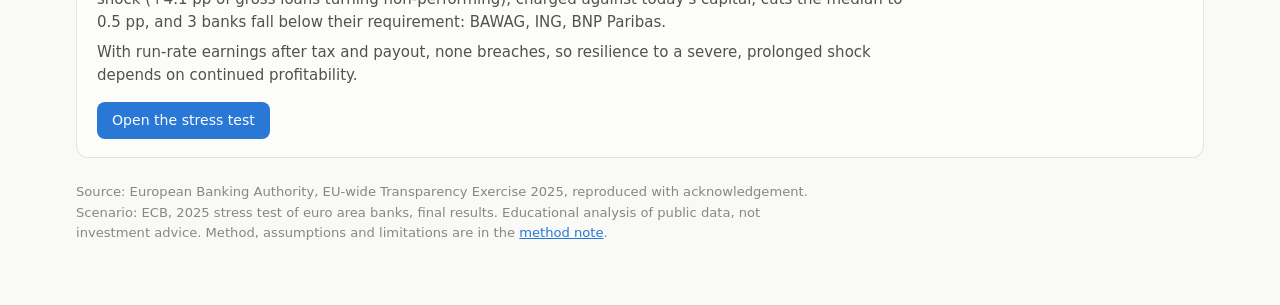
<file: docs/index.html>
<!doctype html>
<html lang="en">
<!-- EBA Credit Risk Analytics web page: one self-contained file (styles and script inline). Data: data/web_data.json and data/eba.duckdb, built by build_web_data.py in the repository root. After editing the inline style or script, run  python build_web_data.py --csp  to update the Content-Security-Policy hashes. -->
<head>
<meta charset="utf-8">
<meta name="viewport" content="width=device-width, initial-scale=1">
<meta http-equiv="Content-Security-Policy" content="default-src 'self'; script-src 'sha256-ZbocxxzEgtM5U4I8On4aBGSrDWs0BgfPvFABcEKcO+4=' https://cdn.jsdelivr.net 'wasm-unsafe-eval' blob:; worker-src 'self' blob:; connect-src 'self' https://cdn.jsdelivr.net; style-src 'sha256-ygNCuzqWseuMpIPXaokgHUjo4F4RdrYBd6rnKIYBCgk='; img-src 'self' data:; font-src 'self'; object-src 'none'; base-uri 'none'; form-action 'none'">
<meta name="referrer" content="no-referrer">
<title>EBA Credit Risk Analytics</title>
<meta name="description" content="Credit risk in the EU banking system from the EBA 2025 Transparency Exercise: exposure, asset quality, the 40 SQL queries run live in the browser, and an NPE stress test against each bank's CET1 requirement.">
<link rel="icon" href="data:image/svg+xml,%3Csvg xmlns='http://www.w3.org/2000/svg' viewBox='0 0 16 16'%3E%3Crect x='2' y='8' width='3' height='6' rx='1' fill='%232a78d6'/%3E%3Crect x='6.5' y='4' width='3' height='10' rx='1' fill='%232a78d6'/%3E%3Crect x='11' y='2' width='3' height='12' rx='1' fill='%232a78d6'/%3E%3C/svg%3E">
<style>
:root {
  color-scheme: light;
  --page: #f9f9f7;
  --surface: #fcfcfb;
  --surface-2: #f0efec;
  --ink: #0b0b0b;
  --ink-2: #52514e;
  --muted: #898781;
  --grid: #e1e0d9;
  --axis: #c3c2b7;
  --border: rgba(11, 11, 11, 0.10);
  --series-1: #2a78d6;
  --series-2: #eb6834;
  --today: #b7b6ad;
  --critical: #d03b3b;
  --critical-ink: #b42318;
  --good-ink: #006300;
  --accent: #2a78d6;
  --code-bg: #f3f2ee;
  --font: system-ui, -apple-system, "Segoe UI", Roboto, sans-serif;
  --mono: ui-monospace, "SFMono-Regular", Consolas, "Liberation Mono", monospace;
}
@media (prefers-color-scheme: dark) {
  :root:where(:not([data-theme="light"])) {
    color-scheme: dark;
    --page: #0d0d0d;
    --surface: #1a1a19;
    --surface-2: #262624;
    --ink: #f0efec;
    --ink-2: #c3c2b7;
    --muted: #898781;
    --grid: #2c2c2a;
    --axis: #383835;
    --border: rgba(255, 255, 255, 0.10);
    --series-1: #3987e5;
    --series-2: #d95926;
    --today: #5f5e59;
    --critical: #d03b3b;
    --critical-ink: #e66767;
    --good-ink: #0ca30c;
    --accent: #5598e7;
    --code-bg: #141413;
  }
}
:root[data-theme="dark"] {
  color-scheme: dark;
  --page: #0d0d0d;
  --surface: #1a1a19;
  --surface-2: #262624;
  --ink: #f0efec;
  --ink-2: #c3c2b7;
  --muted: #898781;
  --grid: #2c2c2a;
  --axis: #383835;
  --border: rgba(255, 255, 255, 0.10);
  --series-1: #3987e5;
  --series-2: #d95926;
  --today: #5f5e59;
  --critical: #d03b3b;
  --critical-ink: #e66767;
  --good-ink: #0ca30c;
  --accent: #5598e7;
  --code-bg: #141413;
}

* { box-sizing: border-box; }
html { -webkit-text-size-adjust: 100%; }
body {
  margin: 0;
  background: var(--page);
  color: var(--ink);
  font: 15px/1.55 var(--font);
}
a { color: var(--accent); }
h1 { font-size: clamp(1.35rem, 2.6vw, 1.85rem); line-height: 1.25; margin: 0.25rem 0 1.25rem; font-weight: 650; letter-spacing: -0.01em; max-width: 60ch; }
h2 { font-size: 1rem; margin: 0; font-weight: 600; }
code { font-family: var(--mono); font-size: 0.9em; }
.wrap { max-width: 1160px; margin: 0 auto; padding: 0 16px; }
.visually-hidden { position: absolute !important; width: 1px; height: 1px; overflow: hidden; clip: rect(0 0 0 0); white-space: nowrap; }

/* header */
.site-header { background: var(--surface); border-bottom: 1px solid var(--border); position: sticky; top: 0; z-index: 10; }
.header-row { display: flex; align-items: center; gap: 16px; min-height: 56px; flex-wrap: wrap; }
.brand { font-weight: 650; color: var(--ink); text-decoration: none; white-space: nowrap; }
.tabs { display: flex; gap: 4px; flex: 1; overflow-x: auto; }
.tabs a { padding: 8px 12px; border-radius: 8px; color: var(--ink-2); text-decoration: none; white-space: nowrap; font-weight: 500; }
.tabs a:hover { background: var(--surface-2); color: var(--ink); }
.tabs a[aria-current="page"] { background: var(--surface-2); color: var(--ink); box-shadow: inset 0 -2px 0 var(--accent); }
.header-tools { display: flex; align-items: center; gap: 8px; }
.repo-link { color: var(--ink-2); text-decoration: none; font-size: 0.9rem; }
.repo-link:hover { color: var(--ink); text-decoration: underline; }
.theme-toggle { background: none; border: 1px solid var(--border); color: var(--ink-2); border-radius: 8px; width: 34px; height: 34px; cursor: pointer; font-size: 1rem; }
@media (max-width: 640px) {
  .header-row { gap: 4px 12px; padding-top: 8px; }
  .tabs { order: 3; flex-basis: 100%; padding-bottom: 6px; }
  .header-tools { margin-left: auto; }
}

main { padding: 28px 0 48px; }
.eyebrow { color: var(--muted); font-size: 0.8rem; text-transform: uppercase; letter-spacing: 0.04em; margin: 0; font-weight: 600; }
.lede { color: var(--ink-2); max-width: 75ch; margin: -0.5rem 0 1.25rem; }
.footnote { color: var(--muted); font-size: 0.82rem; max-width: 90ch; margin-top: 24px; }

.card { background: var(--surface); border: 1px solid var(--border); border-radius: 12px; padding: 18px 20px; margin: 0 0 16px; min-width: 0; }
figure.card { margin: 0 0 16px; }
figcaption { margin-bottom: 10px; }
.sub { color: var(--ink-2); font-size: 0.85rem; margin: 2px 0 0; }
.grid-2 { display: grid; grid-template-columns: minmax(0, 1fr) minmax(0, 1fr); gap: 16px; }
@media (max-width: 860px) { .grid-2 { grid-template-columns: minmax(0, 1fr); } }

/* stat tiles */
.tiles { display: grid; grid-template-columns: repeat(auto-fit, minmax(170px, 1fr)); gap: 12px; margin-bottom: 16px; }
.tile { background: var(--surface); border: 1px solid var(--border); border-radius: 12px; padding: 14px 16px; }
.tile .label { color: var(--ink-2); font-size: 0.82rem; }
.tile .value { font-size: 1.7rem; font-weight: 650; line-height: 1.2; margin-top: 4px; }
.tile .note { color: var(--muted); font-size: 0.78rem; margin-top: 2px; }
.tile .value .from { color: var(--muted); font-weight: 500; font-size: 1.1rem; }
.tile.alert .value { color: var(--critical-ink); }

.callout h2 { font-size: 1.05rem; margin-bottom: 6px; }
.callout p { margin: 0.4rem 0; color: var(--ink-2); max-width: 85ch; }
.callout .btn { margin-top: 8px; }

/* charts */
.chart { width: 100%; position: relative; }
.chart svg { display: block; width: 100%; height: auto; overflow: visible; }
.chart text { fill: var(--ink-2); font-family: var(--font); font-size: 12px; }
.chart .axis-label, .chart .tick text { fill: var(--muted); font-size: 11px; font-variant-numeric: tabular-nums; }
.chart .gridline { stroke: var(--grid); stroke-width: 1; }
.chart .baseline { stroke: var(--axis); stroke-width: 1; }
.chart .value-label { fill: var(--ink); font-size: 12px; font-variant-numeric: tabular-nums; }
.chart .hit { fill: transparent; cursor: default; }
.chart .row-hover { fill: var(--surface-2); opacity: 0; }
.chart g.row:hover .row-hover, .chart g.row:focus .row-hover { opacity: 1; }
.chart g.row:focus { outline: none; }
.chart .section-label { fill: var(--muted); font-size: 11px; font-weight: 600; text-transform: uppercase; letter-spacing: 0.04em; }
.chart .zero-label { fill: var(--ink-2); font-size: 11px; }

.legend { display: flex; flex-wrap: wrap; gap: 6px 18px; font-size: 0.82rem; color: var(--ink-2); margin: 0 0 8px; }
.legend span { display: inline-flex; align-items: center; gap: 6px; }
.legend i { display: inline-block; width: 10px; height: 10px; border-radius: 50%; }
.legend i.sw-today { background: var(--today); }
.legend i.sw-after { background: var(--series-1); }
.legend i.sw-below { background: var(--critical); }
.chart .neg-label { fill: var(--critical-ink); font-weight: 600; }
.legend i.line { width: 16px; height: 2px; border-radius: 1px; }

.tooltip { position: fixed; z-index: 50; pointer-events: none; background: var(--surface); color: var(--ink); border: 1px solid var(--border); box-shadow: 0 4px 16px rgba(0, 0, 0, 0.12); border-radius: 8px; padding: 8px 10px; font-size: 0.8rem; max-width: 280px; }
.tooltip strong { display: block; margin-bottom: 2px; }
.tooltip .tt-row { display: flex; justify-content: space-between; gap: 14px; font-variant-numeric: tabular-nums; }
.tooltip .tt-row span:first-child { color: var(--ink-2); }

/* buttons, inputs */
.btn { font: inherit; font-size: 0.88rem; padding: 7px 14px; border-radius: 8px; border: 1px solid var(--border); background: var(--surface-2); color: var(--ink); cursor: pointer; text-decoration: none; display: inline-block; }
.btn:hover:not(:disabled) { border-color: var(--axis); }
.btn:disabled { opacity: 0.5; cursor: default; }
.btn.primary { background: var(--accent); color: #fff; border-color: transparent; }
.btn.primary:hover:not(:disabled) { filter: brightness(1.08); }
:focus-visible { outline: 2px solid var(--accent); outline-offset: 2px; }
input[type="search"] { width: 100%; font: inherit; padding: 8px 10px; border-radius: 8px; border: 1px solid var(--border); background: var(--surface); color: var(--ink); }

/* ask */
.ask-layout { display: grid; grid-template-columns: 300px minmax(0, 1fr); gap: 16px; align-items: start; }
@media (max-width: 860px) { .ask-layout { grid-template-columns: minmax(0, 1fr); } }
.q-list { position: sticky; top: 72px; max-height: calc(100vh - 90px); overflow-y: auto; padding-right: 4px; }
@media (max-width: 860px) { .q-list { position: static; max-height: 300px; border: 1px solid var(--border); border-radius: 12px; padding: 10px; background: var(--surface); } }
.q-group h3 { font-size: 0.75rem; text-transform: uppercase; letter-spacing: 0.04em; color: var(--muted); margin: 14px 0 4px; }
.q-item { display: block; width: 100%; text-align: left; font: inherit; font-size: 0.85rem; line-height: 1.35; background: none; border: 0; border-radius: 6px; padding: 6px 8px; color: var(--ink-2); cursor: pointer; }
.q-item b { color: var(--ink); font-weight: 600; margin-right: 4px; }
.q-item:hover { background: var(--surface-2); }
.q-item[aria-current="true"] { background: var(--surface-2); box-shadow: inset 2px 0 0 var(--accent); color: var(--ink); }
.q-detail h2 { font-size: 1.15rem; margin: 4px 0 8px; line-height: 1.35; }
.notes .result-label { color: var(--ink); font-weight: 600; margin-top: 10px; }
.notes pre.result-text { font-family: var(--mono); font-size: 0.8rem; line-height: 1.5; white-space: pre-wrap; background: var(--code-bg); border: 1px solid var(--border); border-radius: 8px; padding: 10px 12px; margin: 0 0 8px; color: var(--ink-2); }
.notes p { overflow-wrap: anywhere; color: var(--ink-2); font-size: 0.86rem; margin: 0 0 6px; max-width: 95ch; }
textarea#q-sql { width: 100%; font-family: var(--mono); font-size: 0.82rem; line-height: 1.5; background: var(--code-bg); color: var(--ink); border: 1px solid var(--border); border-radius: 8px; padding: 12px; resize: vertical; tab-size: 4; margin-top: 8px; }
.run-row { display: flex; flex-wrap: wrap; align-items: center; gap: 8px; margin: 10px 0; }
.status { color: var(--ink-2); font-size: 0.84rem; }
.status.error { color: var(--critical-ink); }
.result { min-height: 20px; }
.result pre.error { white-space: pre-wrap; color: var(--critical-ink); background: var(--code-bg); padding: 10px; border-radius: 8px; font-size: 0.82rem; }
.schema { margin-top: 14px; font-size: 0.85rem; color: var(--ink-2); }
.schema summary { cursor: pointer; color: var(--ink); }
.schema li { margin: 4px 0; }

/* tables */
.table-wrap { overflow-x: auto; border: 1px solid var(--border); border-radius: 8px; max-height: 520px; overflow-y: auto; }
table { border-collapse: collapse; width: 100%; font-size: 0.82rem; }
th, td { padding: 6px 10px; border-bottom: 1px solid var(--grid); text-align: left; white-space: nowrap; }
th { white-space: normal; vertical-align: bottom; position: sticky; top: 0; background: var(--surface-2); font-weight: 600; color: var(--ink); z-index: 1; }
td.num, th.num { text-align: right; font-variant-numeric: tabular-nums; }
tr:last-child td { border-bottom: 0; }
td.null { color: var(--muted); font-style: italic; }
td.neg { color: var(--critical-ink); font-weight: 600; }
tr.group td { background: var(--surface); color: var(--muted); font-size: 0.75rem; text-transform: uppercase; letter-spacing: 0.04em; font-weight: 600; }

/* stress controls */
.controls { display: grid; grid-template-columns: repeat(auto-fit, minmax(240px, 1fr)); gap: 14px 24px; align-items: start; }
.control-label { display: flex; justify-content: space-between; font-size: 0.82rem; color: var(--ink-2); margin-bottom: 6px; font-weight: 500; }
.control-label output { color: var(--ink); font-variant-numeric: tabular-nums; font-weight: 600; }
.seg { display: flex; flex-wrap: wrap; gap: 4px; }
.seg button { font: inherit; font-size: 0.82rem; padding: 6px 10px; border-radius: 8px; border: 1px solid var(--border); background: var(--surface); color: var(--ink-2); cursor: pointer; }
.seg button[aria-checked="true"] { background: var(--accent); border-color: transparent; color: #fff; }
input[type="range"] { width: 100%; accent-color: var(--accent); }
.control-note { grid-column: 1 / -1; margin: 0; font-size: 0.8rem; color: var(--muted); }
.control.disabled { opacity: 0.45; }

@media print {
  .site-header, .controls, .run-row, .q-list { display: none; }
  .tab-panel[hidden] { display: block !important; }
}
@media (forced-colors: active) {
  .chart rect, .chart circle { forced-color-adjust: none; }
}
</style>
</head>
<body>
<header class="site-header">
  <div class="wrap header-row">
    <a class="brand" href="#overview">EBA Credit Risk Analytics</a>
    <nav class="tabs" aria-label="Sections">
      <a href="#overview" data-tab="overview">Overview</a>
      <a href="#ask" data-tab="ask">Ask the data</a>
      <a href="#stress" data-tab="stress">Stress test</a>
      <a href="blog/how-this-analysis-works.html">How it works</a>
    </nav>
    <div class="header-tools">
      <a class="repo-link" href="https://github.com/agrawallachanchal/eba-credit-risk-analytics">Repository</a>
      <button class="theme-toggle" type="button" aria-label="Switch colour theme" title="Switch colour theme">◐</button>
    </div>
  </div>
</header>

<main>
<!-- OVERVIEW -->
<section id="tab-overview" class="tab-panel" aria-labelledby="h-overview">
  <div class="wrap">
    <p class="eyebrow">EBA EU-wide Transparency Exercise 2025 · 30 June 2025</p>
    <h1 id="h-overview">Where does credit risk sit in the EU banking system, and could large banks absorb the ECB's 2025 adverse NPE shock with the capital they hold today?</h1>
    <div class="tiles" id="ov-tiles"></div>

    <div class="grid-2">
      <figure class="card">
        <figcaption><h2>Exposure by bank home country</h2><p class="sub">Share of original exposure, top 10 countries. Q12.</p></figcaption>
        <div class="chart" id="ch-country"></div>
      </figure>
      <figure class="card">
        <figcaption><h2>NPE ratio, system</h2><p class="sub">Non-performing ÷ gross loans, banks reporting item 2520603. Q31.</p></figcaption>
        <div class="chart" id="ch-trend"></div>
      </figure>
    </div>

    <figure class="card">
      <figcaption><h2>Sectors: size and risk</h2><p class="sub">Gross carrying amount (Perf_Status 0) by NACE sector: share of the classified total, and non-performing rate. Q16, Q22b.</p></figcaption>
      <div class="chart" id="ch-sector"></div>
    </figure>

    <div class="card callout" id="ov-stress"></div>

    <p class="footnote">Source: European Banking Authority, EU-wide Transparency Exercise 2025, reproduced with acknowledgement. Scenario: ECB, 2025 stress test of euro area banks, final results. Educational analysis of public data, not investment advice. Method, assumptions and limitations are in the <a href="blog/how-this-analysis-works.html">method note</a>.</p>
  </div>
</section>

<!-- ASK THE DATA -->
<section id="tab-ask" class="tab-panel" aria-labelledby="h-ask" hidden>
  <div class="wrap">
    <h1 id="h-ask">Ask the data</h1>
    <p class="lede">The 40 analytical queries from the repository, run in your browser on an extract of the EBA data with DuckDB. Pick a question, read the SQL, run it, or edit it and ask your own.</p>
    <div class="ask-layout">
      <aside class="q-list" aria-label="Questions">
        <label class="visually-hidden" for="q-filter">Filter questions</label>
        <input id="q-filter" type="search" placeholder="Filter questions">
        <div id="q-groups"></div>
      </aside>
      <div class="q-detail card">
        <p class="eyebrow" id="q-meta"></p>
        <h2 id="q-title">Select a question</h2>
        <div id="q-notes" class="notes"></div>
        <label class="visually-hidden" for="q-sql">SQL</label>
        <textarea id="q-sql" spellcheck="false" rows="14" wrap="off"></textarea>
        <div class="run-row">
          <button id="q-run" class="btn primary" type="button">Run query</button>
          <button id="q-reset" class="btn" type="button">Reset SQL</button>
          <button id="q-download" class="btn" type="button" disabled>Download CSV</button>
          <span id="q-status" class="status" role="status" aria-live="polite"></span>
        </div>
        <div id="q-result" class="result"></div>
        <details class="schema">
          <summary>Tables available</summary>
          <ul>
            <li><code>credit</code>: tr_cre.csv rows for items 2520502, 2520522, 2520532 (exposure), 2521301–2521303 (sector), 2520603, 2520613 (NPE template), all four periods</li>
            <li><code>oth</code>: tr_oth.csv rows for capital, RWA, total assets and profit items</li>
            <li><code>bank_metadata</code> (also <code>metadata</code>), <code>nace_metadata</code>, <code>prefstatus_metadata</code></li>
          </ul>
          <p>The extract holds the items the queries use, not the full 123 MB file, so Q3 lists only these items. Every other query returns the same result as on the full PostgreSQL database.</p>
        </details>
      </div>
    </div>
  </div>
</section>

<!-- STRESS TEST -->
<section id="tab-stress" class="tab-panel" aria-labelledby="h-stress" hidden>
  <div class="wrap">
    <h1 id="h-stress">Stress test: headroom to each bank's CET1 requirement</h1>
    <p class="lede">An NPE shock from the ECB 2025 stress test is applied to each bank's gross loans. New NPE are provisioned at the bank's current coverage and charged against June 2025 CET1, with risk-weighted assets held constant. Headroom is the stressed CET1 ratio minus the bank's own published CET1 requirement (the level below which distribution restrictions apply).</p>

    <div class="controls card">
      <div class="control">
        <span class="control-label" id="lbl-scn">Scenario</span>
        <div class="seg" role="radiogroup" aria-labelledby="lbl-scn" id="scn-buttons"></div>
      </div>
      <div class="control">
        <span class="control-label" id="lbl-view">View</span>
        <div class="seg" role="radiogroup" aria-labelledby="lbl-view" id="view-buttons"></div>
      </div>
      <div class="control">
        <label class="control-label" for="sl-shock">NPE shock <output id="out-shock"></output></label>
        <input type="range" id="sl-shock" min="0" max="8" step="0.1">
      </div>
      <div class="control">
        <label class="control-label" for="sl-cov">Coverage of new NPE <output id="out-cov"></output></label>
        <input type="range" id="sl-cov" min="50" max="150" step="5" value="100">
      </div>
      <div class="control" id="ctl-horizon">
        <label class="control-label" for="sl-hor">Earnings horizon <output id="out-hor"></output></label>
        <input type="range" id="sl-hor" min="1" max="3" step="1">
      </div>
      <p class="control-note" id="ctl-note"></p>
    </div>

    <div class="tiles" id="st-tiles"></div>

    <figure class="card">
      <figcaption><h2>CET1 headroom before and after the shock</h2><p class="sub">Percentage points of RWA above (right of zero) or below (left) each bank's CET1 requirement. Ten core banks; Revolut shown separately as a reference case.</p></figcaption>
      <div class="legend" id="st-legend"></div>
      <div class="chart" id="ch-headroom"></div>
    </figure>

    <figure class="card">
      <figcaption><h2>Bank detail</h2><p class="sub">EUR bn and % of RWA.</p></figcaption>
      <div class="table-wrap" id="st-table"></div>
    </figure>

    <p class="footnote" id="st-foot">Shocks read from ECB Chart 3.7 (2025 stress test final results, p. 27): 1-year baseline +0.8 pp, 1-year adverse +1.2 pp, 3-year baseline +2.4 pp, 3-year adverse +4.1 pp (5.8% at end-2027 from 1.7%, p. 26). With earnings: annualised H1 2025 profit before tax over the horizon, 30% tax on positive results, 30% payout in profit years and none in loss years (EBA 2025 methodological note). Revenues are not stressed, so that view is optimistic. At the default settings the figures equal <a href="https://github.com/agrawallachanchal/eba-credit-risk-analytics/blob/main/EBA_stress_test_model.xlsx">the Excel model</a>.</p>
  </div>
</section>
</main>

<div class="tooltip" id="tooltip" role="tooltip" hidden></div>
<script type="module">
// ---- charts ----
// Small SVG chart helpers (no library). Marks follow one style: bars at most 24px thick with a
// 4px rounded data end, 2px lines, 8px markers, hairline grid, labels in text colours.

const NS = 'http://www.w3.org/2000/svg';

function el(tag, attrs = {}, parent) {
  const n = document.createElementNS(NS, tag);
  for (const [k, v] of Object.entries(attrs)) if (v !== undefined && v !== null) n.setAttribute(k, v);
  if (parent) parent.appendChild(n);
  return n;
}

function text(parent, x, y, str, attrs = {}) {
  const t = el('text', { x, y, ...attrs }, parent);
  t.textContent = str;
  return t;
}

const pct = (v, d = 1) => `${(v * 100).toFixed(d)}%`;
const pp = (v, d = 2) => `${v < 0 ? '−' : ''}${Math.abs(v * 100).toFixed(d)} pp`;

// Horizontal bar whose data end (right for positive, left for negative) is rounded
function hbarPath(x0, x1, y, h, r = 4) {
  const left = Math.min(x0, x1), right = Math.max(x0, x1), w = right - left;
  const rr = Math.min(r, w / 2, h / 2);
  if (x1 >= x0) {
    return `M${left},${y}H${right - rr}Q${right},${y} ${right},${y + rr}V${y + h - rr}Q${right},${y + h} ${right - rr},${y + h}H${left}Z`;
  }
  return `M${right},${y}H${left + rr}Q${left},${y} ${left},${y + rr}V${y + h - rr}Q${left},${y + h} ${left + rr},${y + h}H${right}Z`;
}

// Shorten a label to fit a width (approximate glyph width for 12px system sans)
function fit(str, px) {
  const max = Math.max(4, Math.floor(px / 6.3));
  return str.length > max ? str.slice(0, max - 1).trimEnd() + '…' : str;
}

// Decimals for a percentage tick: none for whole percentages, one otherwise
const tickDp = t => (Math.abs(t * 100 - Math.round(t * 100)) < 1e-9 ? 0 : 1);

function niceTicks(min, max, count = 5) {
  const span = max - min || 1;
  const step0 = span / count;
  const mag = 10 ** Math.floor(Math.log10(step0));
  const step = [1, 2, 2.5, 5, 10].map(m => m * mag).find(s => span / s <= count) || 10 * mag;
  const ticks = [];
  const end = Math.ceil(max / step - 1e-9) * step;
  for (let v = Math.floor(min / step + 1e-9) * step; v <= end + step * 1e-6; v += step) ticks.push(+v.toFixed(12));
  return ticks;
}

// ---------- tooltip ----------
const tip = () => document.getElementById('tooltip');
function showTip(evt, title, rows) {
  const t = tip();
  t.innerHTML = '';
  const s = document.createElement('strong'); s.textContent = title; t.appendChild(s);
  for (const [k, v] of rows) {
    const r = document.createElement('div'); r.className = 'tt-row';
    const a = document.createElement('span'); a.textContent = k;
    const b = document.createElement('span'); b.textContent = v;
    r.append(a, b); t.appendChild(r);
  }
  t.hidden = false;
  moveTip(evt);
}
function moveTip(evt) {
  const t = tip();
  let x, y;
  if (evt.clientX !== undefined && evt.type !== 'focus') { x = evt.clientX; y = evt.clientY; }
  else { const b = evt.target.getBoundingClientRect(); x = b.left + b.width / 2; y = b.top; }
  const w = t.offsetWidth, h = t.offsetHeight;
  let left = x + 14, top = y - h - 10;
  if (left + w > window.innerWidth - 8) left = x - w - 14;
  if (left < 8) left = 8;
  if (top < 8) top = y + 16;
  t.style.left = `${left}px`; t.style.top = `${top}px`;
}
function hideTip() { tip().hidden = true; }

function bindTip(node, title, rows) {
  node.setAttribute('tabindex', '0');
  node.addEventListener('mouseenter', e => showTip(e, title, rows()));
  node.addEventListener('mousemove', moveTip);
  node.addEventListener('mouseleave', hideTip);
  node.addEventListener('focus', e => showTip(e, title, rows()));
  node.addEventListener('blur', hideTip);
}

// ---------- horizontal bar chart (one series) ----------
function barChart(container, data, { format = pct, labelWidth = 120, tipRows } = {}) {
  container.innerHTML = '';
  const W = Math.max(container.clientWidth, 280);
  const rowH = 30, barH = 18, top = 4, bottom = 22;
  const lw = Math.min(labelWidth, W * 0.38);
  const valueW = 52;
  const H = top + data.length * rowH + bottom;
  const svg = el('svg', { viewBox: `0 0 ${W} ${H}`, role: 'img', 'aria-label': data.map(d => `${d.name} ${format(d.value)}`).join('; ') }, container);
  const max = Math.max(...data.map(d => d.value));
  const x0 = lw, x1 = W - valueW;
  const ticks = niceTicks(0, max, 4);
  const sx = v => x0 + (v / ticks[ticks.length - 1]) * (x1 - x0);
  for (const t of ticks) {
    el('line', { x1: sx(t), x2: sx(t), y1: top, y2: H - bottom, class: t === 0 ? 'baseline' : 'gridline' }, svg);
    const g = el('g', { class: 'tick' }, svg);
    text(g, sx(t), H - 6, format(t, tickDp(t)), { 'text-anchor': 'middle' });
  }
  data.forEach((d, i) => {
    const y = top + i * rowH;
    const g = el('g', { class: 'row' }, svg);
    el('rect', { x: 0, y, width: W, height: rowH, class: 'row-hover', rx: 4 }, g);
    text(g, lw - 8, y + rowH / 2 + 4, fit(d.name, lw - 12), { 'text-anchor': 'end' });
    el('path', { d: hbarPath(sx(0), sx(d.value), y + (rowH - barH) / 2, barH), fill: 'var(--series-1)' }, g);
    text(g, sx(d.value) + 6, y + rowH / 2 + 4, format(d.value), { class: 'value-label' });
    bindTip(g, d.name, () => (tipRows ? tipRows(d) : [['Value', format(d.value)]]));
  });
}

// ---------- two aligned bar panels sharing rows (no dual axis: each panel has its own scale) ----------
function pairedBars(container, data, panels, { labelWidth = 290 } = {}) {
  container.innerHTML = '';
  const W = Math.max(container.clientWidth, 300);
  const narrow = W < 620;
  const rowH = 28, barH = 16, top = 26, bottom = 22;
  const lw = narrow ? Math.min(150, W * 0.42) : labelWidth;
  const gap = 24, valueW = 48;
  const panelW = (W - lw - gap * (panels.length - 1) - 8) / panels.length;
  const H = top + data.length * rowH + bottom;
  const svg = el('svg', { viewBox: `0 0 ${W} ${H}`, role: 'img', 'aria-label': panels.map(p => p.title).join(' and ') + ' by sector' }, container);
  const scales = panels.map((p, k) => {
    const max = Math.max(...data.map(p.value));
    const ticks = niceTicks(0, max, narrow ? 2 : 3);
    const a = lw + k * (panelW + gap), b = a + panelW - valueW;
    return { ...p, ticks, a, b, s: v => a + (v / ticks[ticks.length - 1]) * (b - a) };
  });
  for (const p of scales) {
    text(svg, p.a, 14, p.title, { class: 'section-label' });
    for (const t of p.ticks) {
      el('line', { x1: p.s(t), x2: p.s(t), y1: top, y2: H - bottom, class: t === 0 ? 'baseline' : 'gridline' }, svg);
      const g = el('g', { class: 'tick' }, svg);
      text(g, p.s(t), H - 6, p.format(t, tickDp(t)), { 'text-anchor': 'middle' });
    }
  }
  data.forEach((d, i) => {
    const y = top + i * rowH;
    const g = el('g', { class: 'row' }, svg);
    el('rect', { x: 0, y, width: W, height: rowH, class: 'row-hover', rx: 4 }, g);
    text(g, lw - 8, y + rowH / 2 + 4, fit(d.name, lw - 12), { 'text-anchor': 'end' });
    for (const p of scales) {
      const v = p.value(d);
      el('path', { d: hbarPath(p.s(0), p.s(v), y + (rowH - barH) / 2, barH), fill: p.color(d) }, g);
      text(g, p.s(v) + 5, y + rowH / 2 + 4, p.format(v), { class: 'value-label' });
    }
    bindTip(g, d.name, () => scales.map(p => [p.title, p.format(p.value(d))]));
  });
}

// ---------- line chart (one series, a handful of points) ----------
function lineChart(container, data, { format = v => pct(v, 2), yMin, yMax } = {}) {
  container.innerHTML = '';
  const W = Math.max(container.clientWidth, 280);
  const H = 240, left = 52, right = 56, top = 16, bottom = 30;
  const svg = el('svg', { viewBox: `0 0 ${W} ${H}`, role: 'img', 'aria-label': data.map(d => `${d.label} ${format(d.value)}`).join('; ') }, container);
  const vals = data.map(d => d.value);
  const lo = yMin ?? Math.min(...vals), hi = yMax ?? Math.max(...vals);
  const ticks = niceTicks(lo, hi, 4);
  const t0 = Math.min(ticks[0], lo), t1 = Math.max(ticks[ticks.length - 1], hi);
  const sy = v => top + (1 - (v - t0) / (t1 - t0)) * (H - top - bottom);
  const sx = i => left + (data.length === 1 ? 0.5 : i / (data.length - 1)) * (W - left - right);
  for (const t of ticks) {
    el('line', { x1: left, x2: W - right, y1: sy(t), y2: sy(t), class: 'gridline' }, svg);
    const g = el('g', { class: 'tick' }, svg);
    text(g, left - 8, sy(t) + 4, format(t), { 'text-anchor': 'end' });
  }
  data.forEach((d, i) => { const g = el('g', { class: 'tick' }, svg); text(g, sx(i), H - 8, d.label, { 'text-anchor': 'middle' }); });
  el('path', { d: data.map((d, i) => `${i ? 'L' : 'M'}${sx(i)},${sy(d.value)}`).join(''), fill: 'none', stroke: 'var(--series-1)', 'stroke-width': 2, 'stroke-linejoin': 'round' }, svg);
  data.forEach((d, i) => {
    const g = el('g', { class: 'row' }, svg);
    el('rect', { x: sx(i) - 24, y: top, width: 48, height: H - top - bottom, class: 'hit' }, g);
    el('circle', { cx: sx(i), cy: sy(d.value), r: 4, fill: 'var(--series-1)', stroke: 'var(--surface)', 'stroke-width': 2 }, g);
    if (i === 0 || i === data.length - 1) {
      text(g, sx(i) + (i ? 8 : -8), sy(d.value) - 8, format(d.value), { class: 'value-label', 'text-anchor': i ? 'start' : 'end' });
    }
    bindTip(g, d.label, () => [['NPE ratio', format(d.value)]]);
  });
}

// ---------- dumbbell: headroom today -> after shock, zero line = requirement ----------
function dumbbell(container, groups, { tipRows } = {}) {
  container.innerHTML = '';
  const W = Math.max(container.clientWidth, 300);
  const narrow = W < 560;
  const rowH = 30, groupH = 26, top = 8, bottom = 26;
  const lw = narrow ? 112 : 210;
  const right = 16;
  const rows = groups.reduce((n, g) => n + g.items.length, 0);
  const H = top + rows * rowH + groups.length * groupH + bottom;
  const all = groups.flatMap(g => g.items.flatMap(d => [d.before, d.after]));
  const lo = Math.min(0, ...all), hi = Math.max(0, ...all);
  const ticks = niceTicks(lo, hi, narrow ? 4 : 6);
  const t0 = Math.min(ticks[0], lo), t1 = Math.max(ticks[ticks.length - 1], hi);
  const sx = v => lw + ((v - t0) / (t1 - t0)) * (W - lw - right);
  const svg = el('svg', { viewBox: `0 0 ${W} ${H}`, role: 'img', 'aria-label': groups.flatMap(g => g.items).map(d => `${d.name}: ${pp(d.before)} to ${pp(d.after)}`).join('; ') }, container);
  for (const t of ticks) {
    el('line', { x1: sx(t), x2: sx(t), y1: top, y2: H - bottom, class: Math.abs(t) < 1e-12 ? 'baseline' : 'gridline' }, svg);
    const g = el('g', { class: 'tick' }, svg);
    text(g, sx(t), H - 8, `${t < 0 ? '−' : t > 0 ? '+' : ''}${Math.abs(t * 100).toFixed(0)}`, { 'text-anchor': 'middle' });
  }
  el('line', { x1: sx(0), x2: sx(0), y1: top, y2: H - bottom, stroke: 'var(--ink-2)', 'stroke-width': 1.5 }, svg);
  let y = top;
  for (const grp of groups) {
    text(svg, 0, y + 17, grp.title, { class: 'section-label' });
    y += groupH;
    for (const d of grp.items) {
      const cy = y + rowH / 2;
      const g = el('g', { class: 'row' }, svg);
      el('rect', { x: 0, y, width: W, height: rowH, class: 'row-hover', rx: 4 }, g);
      const name = fit(narrow && d.short ? d.short : d.name, lw - 14);
      text(g, lw - 10, cy + 4, name, { 'text-anchor': 'end' });
      const below = d.after < 0;
      el('line', { x1: sx(d.before), x2: sx(d.after), y1: cy, y2: cy, stroke: below ? 'var(--critical)' : 'var(--series-1)', 'stroke-width': 2, 'stroke-opacity': 0.55 }, g);
      el('circle', { cx: sx(d.before), cy, r: 5, fill: 'var(--today)', stroke: 'var(--surface)', 'stroke-width': 2 }, g);
      el('circle', { cx: sx(d.after), cy, r: 5.5, fill: below ? 'var(--critical)' : 'var(--series-1)', stroke: 'var(--surface)', 'stroke-width': 2 }, g);
      if (below) {
        const label = `▼ ${pp(d.after)}`;
        const roomLeft = sx(d.after) - lw > 78;
        const lx = roomLeft ? sx(d.after) - 10 : Math.max(sx(d.after), sx(d.before)) + 10;
        text(g, lx, cy + 4, label, { 'text-anchor': roomLeft ? 'end' : 'start', class: 'value-label neg-label' });
      }
      bindTip(g, d.name, () => (tipRows ? tipRows(d) : []));
      y += rowH;
    }
  }
  text(svg, sx(0) + 4, top + 10, 'requirement', { class: 'zero-label' });
}

// ---- stress-model ----
// Stress model, same arithmetic as EBA_stress_test_model.xlsx (sheet Stress).
// Headline (instant loss): CET1 minus provisions on new NPE, RWA constant.
// With earnings: run-rate profit before tax over the horizon, 30% tax on positive results only,
// 30% payout in profit years and none in loss years (EBA 2025 methodology, para. 32 and Table 1).

function stressBank(bank, shock, horizon, a) {
  const newNpe = shock * bank.gross_loans;
  const provisions = newNpe * bank.npe_coverage;
  const cet1Today = bank.cet1_capital / bank.rwa;
  const headroomToday = cet1Today - bank.cet1_requirement;

  const stressedInstant = (bank.cet1_capital - provisions) / bank.rwa;

  const earnings = bank.pbt_h1 * a.annualisation * horizon;
  const preTax = earnings - provisions;
  const tax = Math.max(preTax, 0) * a.tax_rate;
  const net = preTax - tax;
  const distributions = net > 0 ? net * a.payout_profit : 0; // payout ratio in loss years is 0
  const stressedEarnings = (bank.cet1_capital + net - distributions) / bank.rwa;

  return {
    newNpe, provisions, cet1Today, headroomToday,
    instant: { ratio: stressedInstant, headroom: stressedInstant - bank.cet1_requirement },
    earnings: { ratio: stressedEarnings, headroom: stressedEarnings - bank.cet1_requirement, net, distributions },
  };
}

function median(xs) {
  const s = [...xs].sort((p, q) => p - q);
  const m = Math.floor(s.length / 2);
  return s.length % 2 ? s[m] : (s[m - 1] + s[m]) / 2;
}

// ---- ask ----
// DuckDB-WASM, pinned version, loaded from jsDelivr only when this section is opened
const DUCKDB_VERSION = '1.32.0';
const DUCKDB_URL = `https://cdn.jsdelivr.net/npm/@duckdb/duckdb-wasm@${DUCKDB_VERSION}/+esm`;
const MAX_ROWS_SHOWN = 1000;

let conn = null;
let enginePromise = null;
let queries = [];
let current = null;
let lastResult = null;

const $ = id => document.getElementById(id);

function setStatus(msg, isError = false) {
  const s = $('q-status');
  s.textContent = msg;
  s.classList.toggle('error', isError);
}

async function startEngine() {
  const duckdb = await import(DUCKDB_URL);
  const bundle = await duckdb.selectBundle(duckdb.getJsDelivrBundles());
  const workerUrl = URL.createObjectURL(new Blob([`importScripts("${bundle.mainWorker}");`], { type: 'text/javascript' }));
  const worker = new Worker(workerUrl);
  const db = new duckdb.AsyncDuckDB(new duckdb.VoidLogger(), worker);
  await db.instantiate(bundle.mainModule, bundle.pthreadWorker);
  URL.revokeObjectURL(workerUrl);
  await db.open({ query: { castBigIntToDouble: true, castDecimalToDouble: true } });
  // The extract is a DuckDB database file (built by build_web_data.py); it needs no extensions
  const r = await fetch('data/eba.duckdb');
  if (!r.ok) throw new Error(`data/eba.duckdb: HTTP ${r.status}`);
  await db.registerFileBuffer('eba.duckdb', new Uint8Array(await r.arrayBuffer()));
  const c = await db.connect();
  await c.query("ATTACH 'eba.duckdb' AS eba (READ_ONLY)");
  await c.query('USE eba');
  return c;
}

function engine() {
  if (!enginePromise) {
    setStatus('Loading the query engine and data (about 5 MB, first time only)…');
    enginePromise = startEngine().then(c => { conn = c; setStatus('Ready.'); return c; })
      .catch(err => { enginePromise = null; throw err; });
  }
  return enginePromise;
}

function formatValue(v) {
  if (v === null || v === undefined) return { text: 'NULL', cls: 'null' };
  if (typeof v === 'bigint') v = Number(v);
  if (typeof v === 'number') {
    if (!Number.isFinite(v)) return { text: String(v), cls: 'num' };
    if (Number.isInteger(v)) return { text: String(v), cls: 'num' };
    const abs = Math.abs(v);
    const text = abs >= 1000
      ? v.toLocaleString('en-GB', { minimumFractionDigits: 2, maximumFractionDigits: 2 })
      : v.toLocaleString('en-GB', { maximumFractionDigits: 6 });
    return { text, cls: 'num' };
  }
  if (v instanceof Date) return { text: v.toISOString().slice(0, 10), cls: '' };
  return { text: String(v), cls: '' };
}

function toRows(table) {
  const names = table.schema.fields.map(f => f.name);
  const cols = names.map((_, i) => table.getChildAt(i));
  const rows = [];
  for (let r = 0; r < table.numRows; r++) rows.push(cols.map(c => c.get(r)));
  return { names, rows };
}

function renderResult({ names, rows }, ms) {
  const box = $('q-result');
  box.innerHTML = '';
  const wrap = document.createElement('div');
  wrap.className = 'table-wrap';
  const t = document.createElement('table');
  const head = t.createTHead().insertRow();
  const firstRow = rows[0] || [];
  names.forEach((n, i) => {
    const th = document.createElement('th');
    th.textContent = n;
    if (typeof firstRow[i] === 'number' || typeof firstRow[i] === 'bigint') th.className = 'num';
    head.appendChild(th);
  });
  const body = t.createTBody();
  for (const row of rows.slice(0, MAX_ROWS_SHOWN)) {
    const tr = body.insertRow();
    for (const v of row) {
      const { text, cls } = formatValue(v);
      const td = tr.insertCell();
      td.textContent = text;
      if (cls) td.className = cls;
    }
  }
  wrap.appendChild(t);
  box.appendChild(wrap);
  const shown = Math.min(rows.length, MAX_ROWS_SHOWN);
  setStatus(`${rows.length.toLocaleString('en-GB')} row${rows.length === 1 ? '' : 's'}${rows.length > shown ? ` (first ${shown} shown; the CSV has all)` : ''} · ${ms.toFixed(0)} ms`);
}

function csvEscape(v) {
  if (v === null || v === undefined) return '';
  const s = typeof v === 'bigint' ? v.toString() : String(v);
  return /[",\n\r]/.test(s) ? `"${s.replace(/"/g, '""')}"` : s;
}

function download() {
  if (!lastResult) return;
  const lines = [lastResult.names.map(csvEscape).join(',')]
    .concat(lastResult.rows.map(r => r.map(csvEscape).join(',')));
  const blob = new Blob([lines.join('\n') + '\n'], { type: 'text/csv' });
  const a = document.createElement('a');
  a.href = URL.createObjectURL(blob);
  a.download = `${current ? current.id.toLowerCase() : 'query'}_result.csv`;
  document.body.appendChild(a);
  a.click();
  setTimeout(() => { URL.revokeObjectURL(a.href); a.remove(); }, 0);
}

async function run() {
  const sql = $('q-sql').value.trim();
  if (!sql) return;
  const btn = $('q-run');
  btn.disabled = true;
  $('q-download').disabled = true;
  lastResult = null;
  try {
    const c = await engine();
    setStatus('Running…');
    const t0 = performance.now();
    const res = await c.query(sql);
    lastResult = toRows(res);
    renderResult(lastResult, performance.now() - t0);
    $('q-download').disabled = false;
  } catch (err) {
    $('q-result').innerHTML = '';
    const pre = document.createElement('pre');
    pre.className = 'error';
    pre.textContent = String(err.message || err);
    $('q-result').appendChild(pre);
    setStatus('Query failed.', true);
  } finally {
    btn.disabled = false;
  }
}

function select(q, { runIt = true, updateHash = true } = {}) {
  current = q;
  $('q-meta').textContent = `${q.id} · ${q.meta || ''}`.replace(/ · $/, '');
  $('q-title').textContent = q.question;
  const notes = $('q-notes');
  notes.innerHTML = '';
  const extra = q.id === 'Q3'
    ? ['On this page: the browser extract holds only the items the queries use, so this query lists those items, not all 89.']
    : [];
  for (const n of [...q.notes, ...extra]) { const p = document.createElement('p'); p.textContent = n; notes.appendChild(p); }
  if (q.result) {
    const h = document.createElement('p'); h.className = 'result-label'; h.textContent = 'Result when run on the full data:'; notes.appendChild(h);
    const pre = document.createElement('pre'); pre.className = 'result-text'; pre.textContent = q.result; notes.appendChild(pre);
  }
  const src = document.createElement('p');
  const a = document.createElement('a');
  a.href = `https://github.com/agrawallachanchal/eba-credit-risk-analytics/blob/main/eba_analysis.sql#L${q.line}`;
  a.textContent = `eba_analysis.sql, line ${q.line}`;
  src.append('Source: ', a);
  notes.appendChild(src);
  $('q-sql').value = q.sql;
  $('q-result').innerHTML = '';
  $('q-download').disabled = true;
  for (const b of document.querySelectorAll('.q-item')) b.setAttribute('aria-current', String(b.dataset.id === q.id));
  if (updateHash) history.replaceState(null, '', `#ask/${q.id}`);
  if (runIt) run();
}

function buildList() {
  const host = $('q-groups');
  host.innerHTML = '';
  for (const s of queries) {
    const g = document.createElement('div');
    g.className = 'q-group';
    const h = document.createElement('h3');
    h.textContent = s.section;
    g.appendChild(h);
    for (const q of s.queries) {
      const b = document.createElement('button');
      b.type = 'button';
      b.className = 'q-item';
      b.dataset.id = q.id;
      b.dataset.search = `${q.id} ${q.question}`.toLowerCase();
      const strong = document.createElement('b');
      strong.textContent = q.id;
      b.append(strong, q.question);
      b.addEventListener('click', () => select(q));
      g.appendChild(b);
    }
    host.appendChild(g);
  }
  $('q-filter').addEventListener('input', e => {
    const term = e.target.value.trim().toLowerCase();
    for (const g of host.querySelectorAll('.q-group')) {
      let any = false;
      for (const b of g.querySelectorAll('.q-item')) {
        const hit = !term || b.dataset.search.includes(term);
        b.hidden = !hit;
        any = any || hit;
      }
      g.hidden = !any;
    }
  });
}

function selectFromHash() {
  const id = (location.hash.split('/')[1] || '').toUpperCase();
  const all = queries.flatMap(s => s.queries);
  const q = all.find(x => x.id.toUpperCase() === id);
  if (q && q !== current) select(q, { updateHash: false });
}

async function initAsk() {
  const data = await getJSON('queries');
  queries = data;
  buildList();
  $('q-run').addEventListener('click', run);
  $('q-reset').addEventListener('click', () => { if (current) $('q-sql').value = current.sql; });
  $('q-download').addEventListener('click', download);
  $('q-sql').addEventListener('keydown', e => {
    if ((e.ctrlKey || e.metaKey) && e.key === 'Enter') { e.preventDefault(); run(); }
  });
  const all = queries.flatMap(s => s.queries);
  const id = (location.hash.split('/')[1] || '').toUpperCase();
  select(all.find(x => x.id.toUpperCase() === id) || all.find(x => x.id === 'Q8') || all[0], { updateHash: false });
}

// ---- stress ----
let S;            // web_data.json, key "stress"
const state = { scenario: 'S4', view: 'instant', shock: null, coverage: 1, horizon: null };

const SHORT = {
  'Morgan Stanley Europe Holding SE': 'Morgan Stanley EU',
  'HSBC Continental Europe': 'HSBC Cont. Europe',
  'Groupe Crédit Agricole': 'Crédit Agricole',
  'Revolut Holdings Europe': 'Revolut',
};

function segButtons(container, options, current, onPick) {
  container.innerHTML = '';
  for (const o of options) {
    const b = document.createElement('button');
    b.type = 'button';
    b.setAttribute('role', 'radio');
    b.setAttribute('aria-checked', String(o.value === current));
    b.textContent = o.label;
    b.addEventListener('click', () => onPick(o.value));
    container.appendChild(b);
  }
  if (container.dataset.kb) return;
  container.dataset.kb = '1';
  container.addEventListener('keydown', e => {
    if (!['ArrowLeft', 'ArrowRight'].includes(e.key)) return;
    const btns = [...container.querySelectorAll('button')];
    const i = btns.indexOf(document.activeElement);
    if (i < 0) return;
    const j = (i + (e.key === 'ArrowRight' ? 1 : -1) + btns.length) % btns.length;
    btns[j].focus(); btns[j].click();
  });
}

function scenario() { return S.scenarios.find(s => s.code === state.scenario); }

function pickScenario(code) {
  state.scenario = code;
  state.shock = scenario().shock;
  state.horizon = scenario().horizon;
  state.coverage = 1;
  syncControls();
  render();
}

function syncControls() {
  segButtons(document.getElementById('scn-buttons'),
    S.scenarios.map(s => ({ value: s.code, label: s.name })), state.scenario, pickScenario);
  segButtons(document.getElementById('view-buttons'),
    [{ value: 'instant', label: 'Instant loss' }, { value: 'earnings', label: 'With earnings' }], state.view,
    v => { state.view = v; syncControls(); render(); });
  document.getElementById('sl-shock').value = (state.shock * 100).toFixed(1);
  document.getElementById('sl-cov').value = Math.round(state.coverage * 100);
  document.getElementById('sl-hor').value = state.horizon;
}

function isDefault() {
  const s = scenario();
  return Math.abs(state.shock - s.shock) < 1e-9 && state.coverage === 1 && state.horizon === s.horizon;
}

function render() {
  if (!S) return;
  const a = S.assumptions;
  document.getElementById('out-shock').textContent = `+${(state.shock * 100).toFixed(1)} pp`;
  document.getElementById('out-cov').textContent = state.coverage === 1 ? "bank's own" : `${Math.round(state.coverage * 100)}% of bank's own`;
  document.getElementById('out-hor').textContent = `${state.horizon} year${state.horizon > 1 ? 's' : ''}`;
  const hc = document.getElementById('ctl-horizon');
  hc.classList.toggle('disabled', state.view !== 'earnings');
  document.getElementById('sl-hor').disabled = state.view !== 'earnings';
  document.getElementById('ctl-note').textContent = isDefault()
    ? `Settings of the ${scenario().name} scenario. Figures equal the Excel model.`
    : 'Custom settings: figures no longer correspond to a named scenario.';

  const rows = S.banks.map(b => {
    const bb = { ...b, npe_coverage: b.npe_coverage * state.coverage };
    const r = stressBank(bb, state.shock, state.horizon, a);
    const v = state.view === 'instant' ? r.instant : r.earnings;
    return { b, r, after: v.headroom, ratio: v.ratio };
  });
  const core = rows.filter(x => x.b.role === 'Core');
  const ref = rows.filter(x => x.b.role !== 'Core');
  const below = core.filter(x => x.after < 0);

  // tiles
  const tiles = document.getElementById('st-tiles');
  tiles.innerHTML = '';
  const mk = (label, html, note, cls = '') => {
    const d = document.createElement('div');
    d.className = `tile ${cls}`;
    d.innerHTML = `<div class="label"></div><div class="value">${html}</div><div class="note"></div>`;
    d.querySelector('.label').textContent = label;
    d.querySelector('.note').textContent = note;
    tiles.appendChild(d);
  };
  mk('Core banks below requirement', `${below.length > 0 ? '▼ ' : ''}${below.length} <span class="from">of ${core.length}</span>`,
    below.length ? below.map(x => SHORT[x.b.bank] || x.b.bank).join(', ') : 'none', below.length ? 'alert' : '');
  mk('Median headroom', pp(median(core.map(x => x.after))),
    `from ${pp(median(core.map(x => x.r.headroomToday)))} today, core banks`);
  const prov = core.reduce((s, x) => s + x.r.provisions, 0);
  mk('New provisions', `EUR ${(prov / 1000).toFixed(0)}bn`, `core banks, on EUR ${(core.reduce((s, x) => s + x.r.newNpe, 0) / 1000).toFixed(0)}bn of new NPE`);
  const lowest = [...core].sort((p, q) => p.after - q.after)[0];
  mk('Lowest headroom', pp(lowest.after), SHORT[lowest.b.bank] || lowest.b.bank, lowest.after < 0 ? 'alert' : '');

  // legend + chart
  document.getElementById('st-legend').innerHTML =
    '<span><i class="sw-today"></i>June 2025</span>' +
    '<span><i class="sw-after"></i>After shock</span>' +
    '<span><i class="sw-below"></i>After shock, below requirement ▼</span>';
  const toItem = x => ({ name: x.b.bank, short: SHORT[x.b.bank], before: x.r.headroomToday, after: x.after, x });
  dumbbell(document.getElementById('ch-headroom'), [
    { title: 'Core banks', items: core.map(toItem).sort((p, q) => p.after - q.after) },
    { title: 'Reference case', items: ref.map(toItem) },
  ], {
    tipRows: d => [
      ['CET1 ratio, June 2025', pct(d.x.r.cet1Today, 2)],
      ['CET1 requirement', pct(d.x.b.cet1_requirement, 2)],
      ['Headroom today', pp(d.before)],
      ['Stressed CET1 ratio', pct(d.x.ratio, 2)],
      ['Headroom after shock', pp(d.after)],
    ],
  });

  // table
  const fmtBn = v => (v / 1000).toLocaleString('en-GB', { maximumFractionDigits: 1, minimumFractionDigits: 1 });
  const head = ['Bank', 'Gross loans', 'NPE ratio', 'Coverage', 'New provisions', 'CET1 ratio', 'Requirement', 'Headroom today', 'Stressed CET1', 'Headroom after'];
  const body = r => [
    [r.b.bank, ''],
    [fmtBn(r.b.gross_loans), 'num'],
    [pct(r.b.npe_ratio, 2), 'num'],
    [pct(r.b.npe_coverage * state.coverage, 1), 'num'],
    [fmtBn(r.r.provisions), 'num'],
    [pct(r.r.cet1Today, 2), 'num'],
    [pct(r.b.cet1_requirement, 2), 'num'],
    [pp(r.r.headroomToday), 'num'],
    [pct(r.ratio, 2), 'num'],
    [(r.after < 0 ? '▼ ' : '') + pp(r.after), r.after < 0 ? 'num neg' : 'num'],
  ];
  const t = document.createElement('table');
  const thead = t.createTHead().insertRow();
  head.forEach((h, i) => { const th = document.createElement('th'); th.textContent = h; if (i) th.className = 'num'; thead.appendChild(th); });
  const tb = t.createTBody();
  const group = label => { const tr = tb.insertRow(); tr.className = 'group'; const td = tr.insertCell(); td.colSpan = head.length; td.textContent = label; };
  const add = r => { const tr = tb.insertRow(); for (const [v, c] of body(r)) { const td = tr.insertCell(); td.textContent = v; if (c) td.className = c; } };
  group('Core banks');
  [...core].sort((p, q) => p.after - q.after).forEach(add);
  group('Reference case');
  ref.forEach(add);
  const wrap = document.getElementById('st-table');
  wrap.innerHTML = '';
  wrap.appendChild(t);
}

async function initStress() {
  S = await getJSON('stress');
  state.shock = scenario().shock;
  state.horizon = scenario().horizon;
  document.getElementById('sl-shock').addEventListener('input', e => { state.shock = +e.target.value / 100; render(); });
  document.getElementById('sl-cov').addEventListener('input', e => { state.coverage = +e.target.value / 100; render(); });
  document.getElementById('sl-hor').addEventListener('input', e => { state.horizon = +e.target.value; render(); });
  syncControls();
  render();
}

// ---- app ----
// ---------- theme ----------
const THEME_KEY = 'eba-theme';
function applyTheme(t) {
  if (t) document.documentElement.setAttribute('data-theme', t);
  else document.documentElement.removeAttribute('data-theme');
}
try { applyTheme(localStorage.getItem(THEME_KEY)); } catch (e) { /* storage unavailable */ }
document.querySelector('.theme-toggle').addEventListener('click', () => {
  const current = document.documentElement.getAttribute('data-theme')
    || (matchMedia('(prefers-color-scheme: dark)').matches ? 'dark' : 'light');
  const next = current === 'dark' ? 'light' : 'dark';
  applyTheme(next);
  try { localStorage.setItem(THEME_KEY, next); } catch (e) { /* storage unavailable */ }
});

// ---------- data ----------
// All page data is in data/web_data.json (built by build_web_data.py): {overview, queries, stress}
let webData = null;
async function getJSON(key) {
  if (!webData) {
    webData = fetch('data/web_data.json').then(r => {
      if (!r.ok) throw new Error(`data/web_data.json: HTTP ${r.status}`);
      return r.json();
    });
  }
  return (await webData)[key];
}

// ---------- overview ----------
function tile(label, value, note, cls = '') {
  const d = document.createElement('div');
  d.className = `tile ${cls}`;
  d.innerHTML = '<div class="label"></div><div class="value"></div><div class="note"></div>';
  d.querySelector('.label').textContent = label;
  d.querySelector('.value').textContent = value;
  d.querySelector('.note').textContent = note || '';
  return d;
}

let overviewData;
function drawOverview() {
  const d = overviewData;
  barChart(document.getElementById('ch-country'), d.country_share.slice(0, 10), { labelWidth: 110 });
  lineChart(document.getElementById('ch-trend'),
    d.npe_trend.map(p => ({ label: { '202409': 'Sep 2024', '202412': 'Dec 2024', '202503': 'Mar 2025', '202506': 'Jun 2025' }[p.period] || p.period, value: p.npe_ratio })),
    { yMin: 0.020, yMax: 0.023 });
  const sectors = d.sectors.map(s => ({ ...s, name: s.name.replace(/^[A-Z] /, '') }));
  pairedBars(document.getElementById('ch-sector'), sectors, [
    { title: 'Share of exposure', value: s => s.share, format: pct, color: () => 'var(--series-1)' },
    { title: 'Non-performing rate', value: s => s.npe_rate, format: pct, color: () => 'var(--series-2)' },
  ]);
}

async function initOverview() {
  overviewData = await getJSON('overview');
  const d = overviewData;
  const tiles = document.getElementById('ov-tiles');
  tiles.append(
    tile('Original exposure', `EUR ${d.total_exposure_eur_tn.toFixed(1)}tn`, `${d.banks} banks plus the EBA "all other banks" aggregate`),
    tile('Top 20 banks', pct(d.top20_share), 'share of exposure, named banks'),
    tile('Banks holding half', String(d.banks_for_half), 'largest banks needed to reach 50%'),
    tile('NPE ratio', pct(d.npe_ratio_latest, 2), 'system, June 2025 (EBA definition)'),
  );
  drawOverview();

  const s = await getJSON('stress');
    const core = s.banks.filter(b => b.role === 'Core');
  const sc = s.scenarios.find(x => x.code === 'S4');
  const res = core.map(b => ({ b, r: stressBank(b, sc.shock, sc.horizon, s.assumptions) }));
  const below = res.filter(x => x.r.instant.headroom < 0).sort((p, q) => p.r.instant.headroom - q.r.instant.headroom);
  const box = document.getElementById('ov-stress');
  box.innerHTML = '<h2></h2><p class="p1"></p><p class="p2"></p><a class="btn primary" href="#stress">Open the stress test</a>';
  box.querySelector('h2').textContent = 'Could capital absorb the ECB adverse NPE shock?';
  box.querySelector('.p1').textContent =
    `Ten large banks start with a median of ${(median(res.map(x => x.r.headroomToday)) * 100).toFixed(1)} pp of CET1 above their own requirement. ` +
    `The 3-year adverse shock (+${(sc.shock * 100).toFixed(1)} pp of gross loans turning non-performing), charged against today's capital, cuts the median to ${(median(res.map(x => x.r.instant.headroom)) * 100).toFixed(1)} pp, ` +
    `and ${below.length} banks fall below their requirement: ${below.map(x => x.b.bank.replace(' Groep', '').replace(' Group', '')).join(', ')}.`;
  box.querySelector('.p2').textContent =
    'With run-rate earnings after tax and payout, none breaches, so resilience to a severe, prolonged shock depends on continued profitability.';
}

// ---------- router ----------
const loaded = {};
async function show(hash) {
  let tab = hash.split('/')[0];
  if (!['overview', 'ask', 'stress'].includes(tab)) tab = 'overview';
  for (const p of document.querySelectorAll('.tab-panel')) p.hidden = p.id !== `tab-${tab}`;
  for (const a of document.querySelectorAll('.tabs a')) {
    if (a.dataset.tab === tab) a.setAttribute('aria-current', 'page'); else a.removeAttribute('aria-current');
  }
  try {
    if (!loaded[tab]) {
      loaded[tab] = true;
      if (tab === 'overview') await initOverview();
      if (tab === 'ask') initAsk();
      if (tab === 'stress') initStress();
    } else {
      redraw(tab);
    }
  } catch (err) {
    console.error(err);
    const panel = document.getElementById(`tab-${tab}`);
    const msg = document.createElement('p');
    msg.className = 'status error';
    msg.textContent = `Could not load this section: ${err.message}`;
    panel.querySelector('.wrap').prepend(msg);
  }
}

async function redraw(tab) {
  if (tab === 'ask') selectFromHash();
  if (tab === 'overview' && overviewData) drawOverview();
  if (tab === 'stress') render();
}

window.addEventListener('hashchange', () => {
  const tab = location.hash.slice(1).split('/')[0];
  const changedTab = !document.getElementById(`tab-${tab}`) || document.getElementById(`tab-${tab}`).hidden;
  show(location.hash.slice(1));
  if (changedTab) window.scrollTo(0, 0);
});
let resizeTimer;
let lastWidth = window.innerWidth;
window.addEventListener('resize', () => {
  if (window.innerWidth === lastWidth) return;
  lastWidth = window.innerWidth;
  clearTimeout(resizeTimer);
  resizeTimer = setTimeout(() => redraw((location.hash.slice(1) || 'overview').split('/')[0]), 150);
});
show(location.hash.slice(1) || 'overview');
</script>
</body>
</html>
</file>
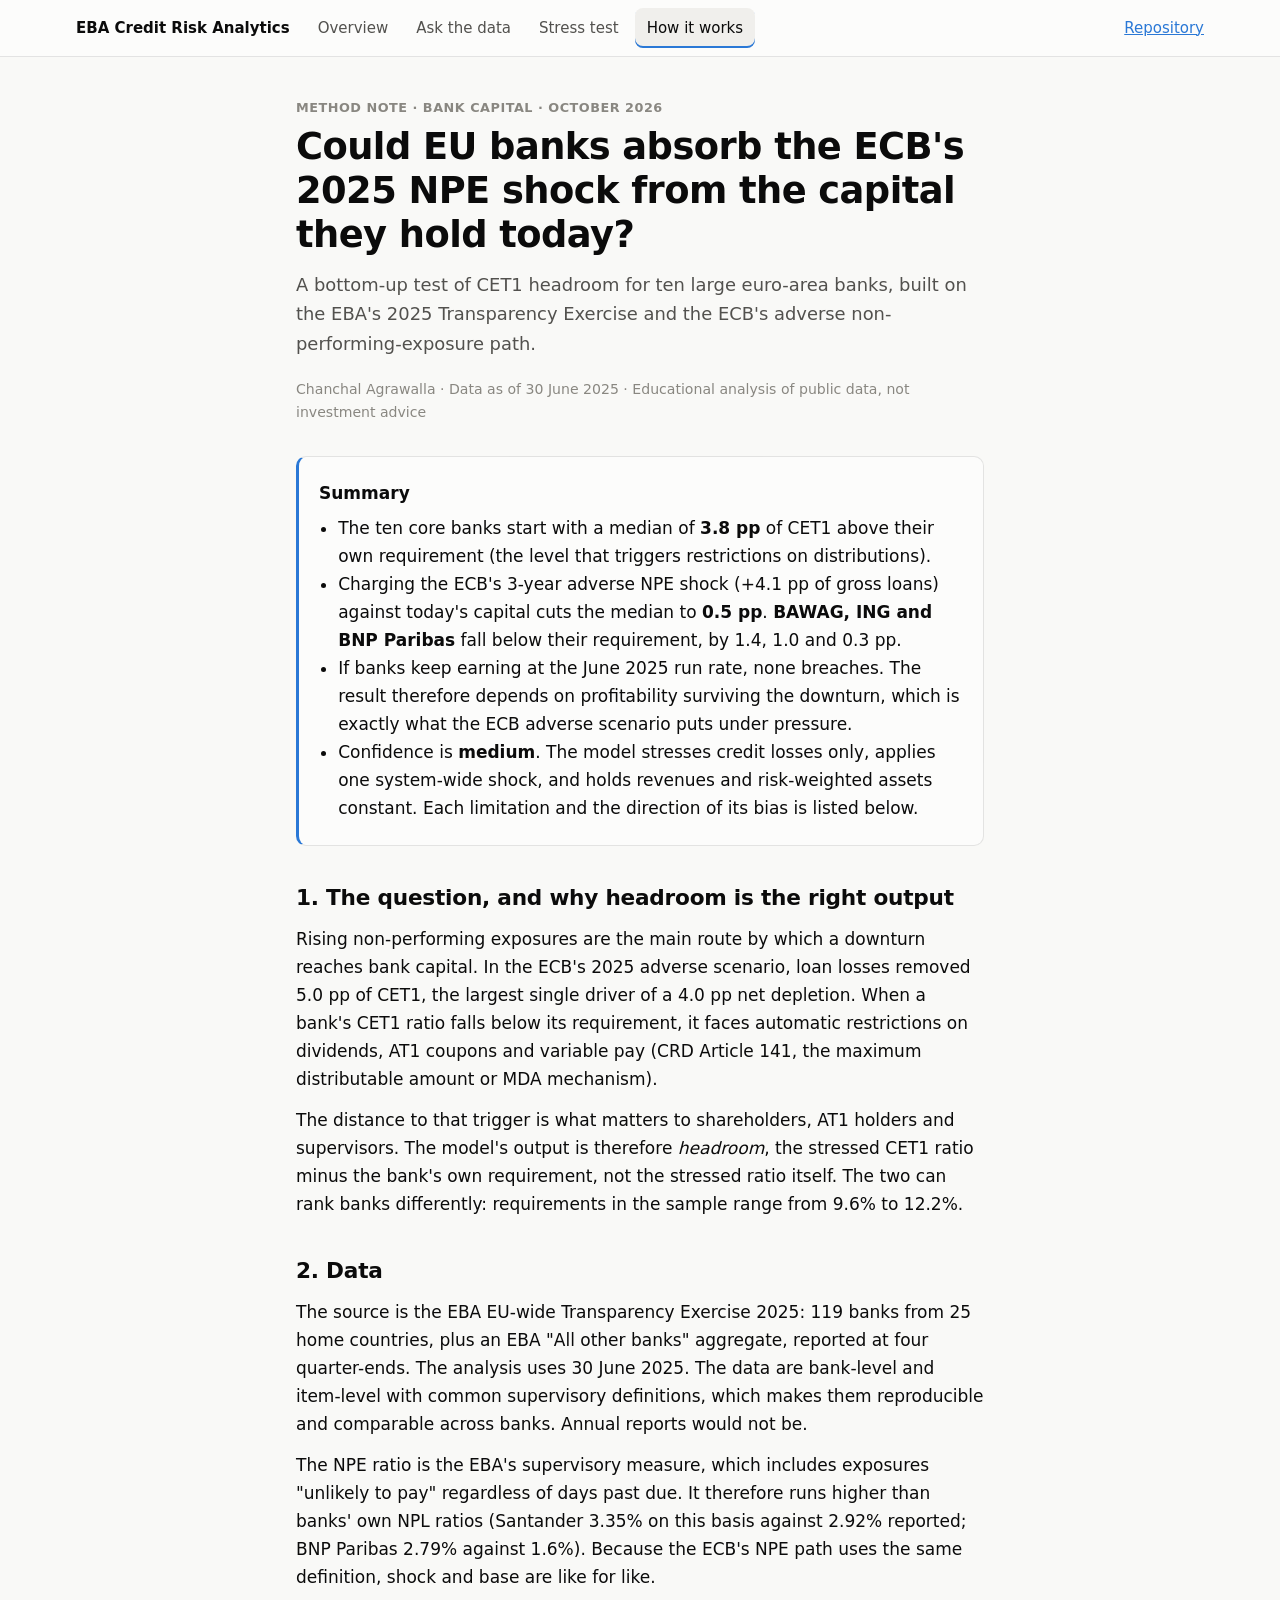
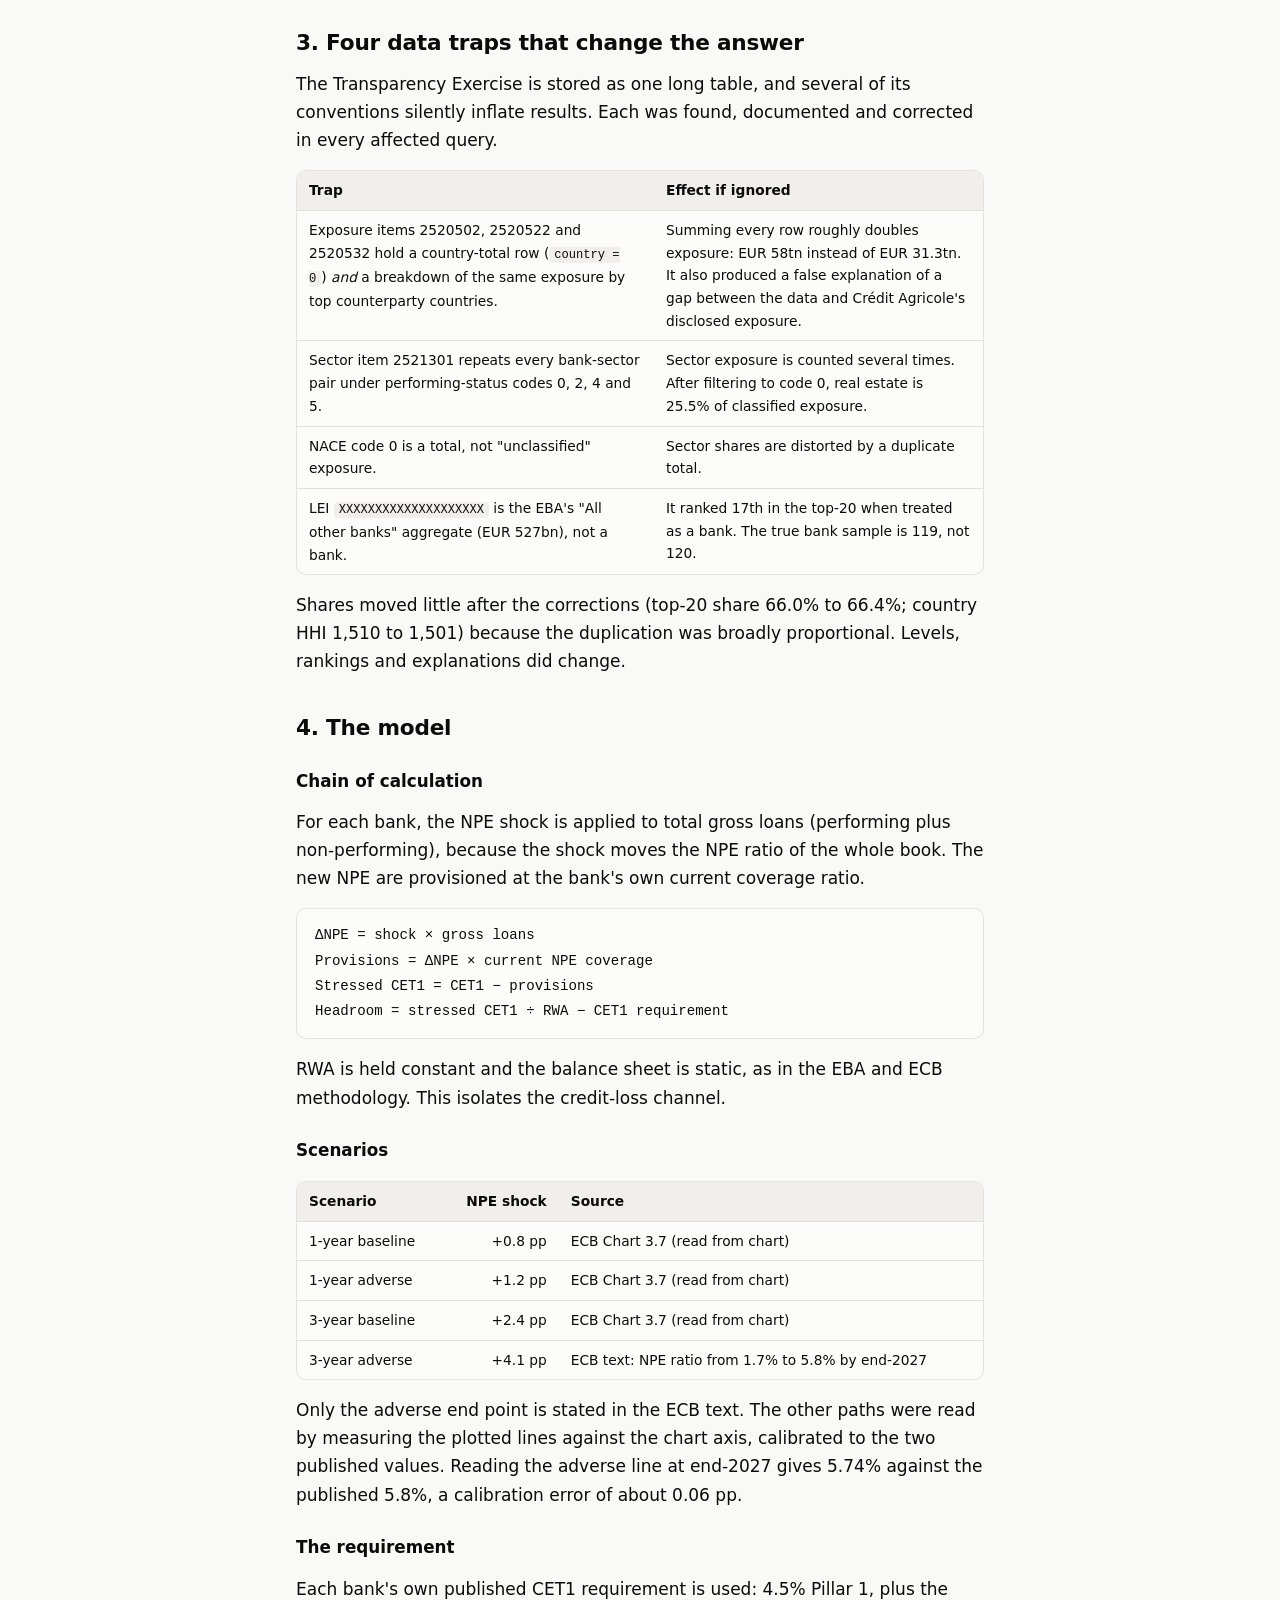
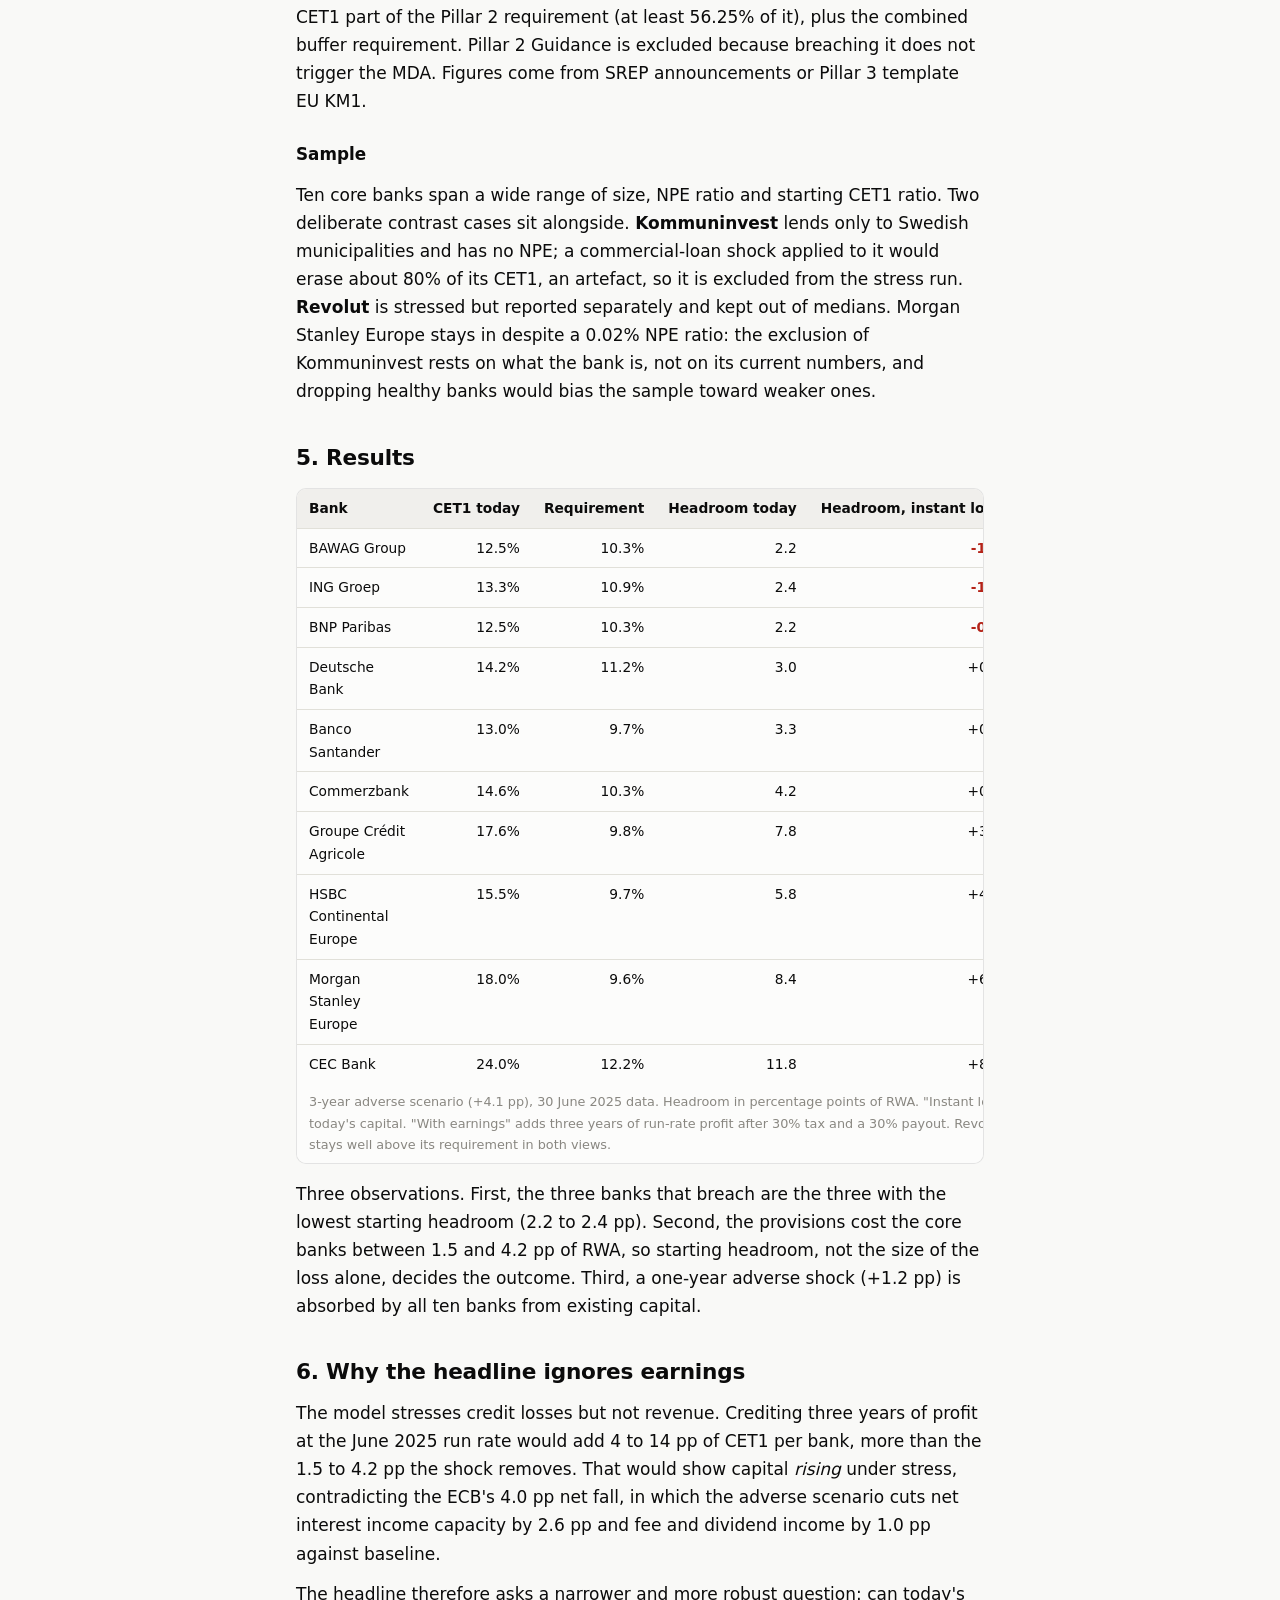
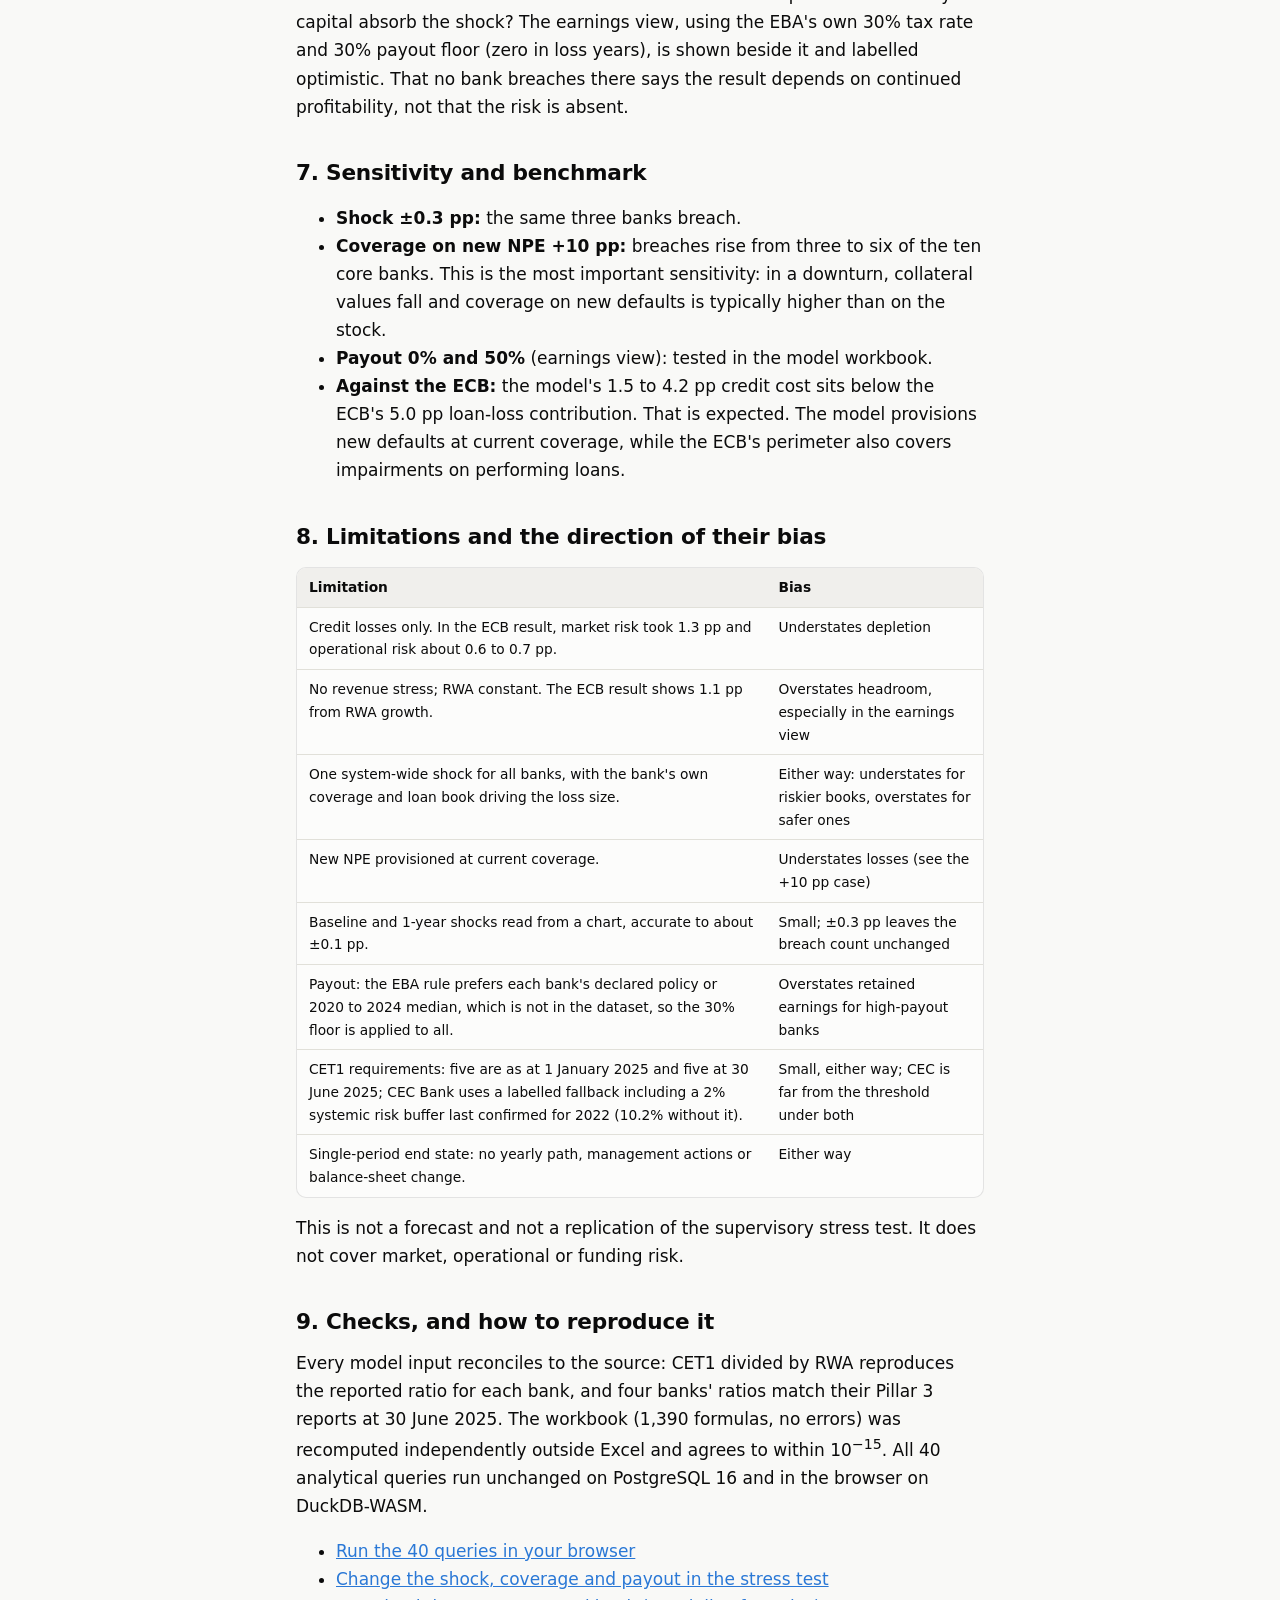
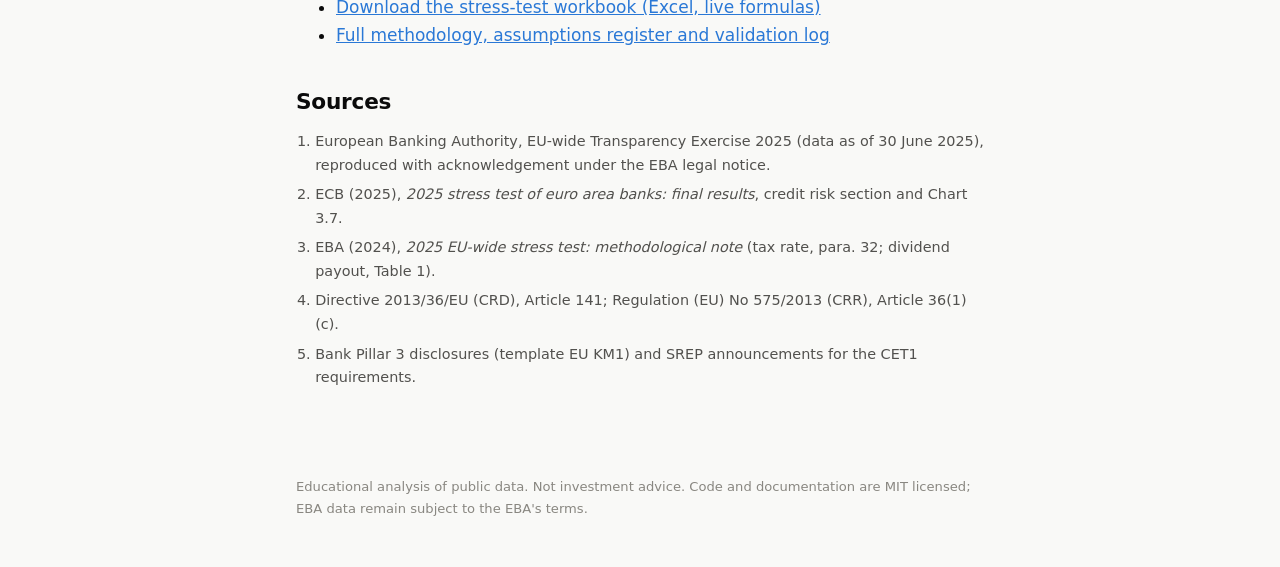
<file: blog/how-this-analysis-works.html>
<!doctype html>
<html lang="en">
<head>
<meta charset="utf-8">
<meta name="viewport" content="width=device-width, initial-scale=1">
<meta http-equiv="Content-Security-Policy" content="default-src 'none'; style-src 'sha256-WWCMtQUHyd+nmiYvKY+VomCTy+H2lY/5AD/NCItwfcI='; img-src data:; base-uri 'none'; form-action 'none'">
<meta name="referrer" content="no-referrer">
<title>How this analysis works | EBA Credit Risk Analytics</title>
<meta name="description" content="A bottom-up test of CET1 headroom for ten large euro-area banks under the ECB 2025 adverse NPE path: data, model, results, sensitivity and limitations.">
<link rel="icon" href="data:image/svg+xml,%3Csvg xmlns='http://www.w3.org/2000/svg' viewBox='0 0 16 16'%3E%3Crect x='2' y='8' width='3' height='6' rx='1' fill='%232a78d6'/%3E%3Crect x='6.5' y='4' width='3' height='10' rx='1' fill='%232a78d6'/%3E%3Crect x='11' y='2' width='3' height='12' rx='1' fill='%232a78d6'/%3E%3C/svg%3E">
<style>
:root { color-scheme: light dark; --page:#f9f9f7; --surface:#fcfcfb; --surface-2:#f0efec; --ink:#0b0b0b; --ink-2:#52514e; --muted:#898781; --grid:#e1e0d9; --border:rgba(11,11,11,.10); --accent:#2a78d6; --critical-ink:#b42318; --font:system-ui,-apple-system,"Segoe UI",Roboto,sans-serif; }
@media (prefers-color-scheme: dark) { :root { --page:#0d0d0d; --surface:#1a1a19; --surface-2:#262624; --ink:#f0efec; --ink-2:#c3c2b7; --muted:#898781; --grid:#2c2c2a; --border:rgba(255,255,255,.10); --accent:#5598e7; --critical-ink:#e66767; } }
* { box-sizing: border-box; }
body { margin:0; background:var(--page); color:var(--ink); font:17px/1.65 var(--font); -webkit-text-size-adjust:100%; }
a { color:var(--accent); }
.site-header { background:var(--surface); border-bottom:1px solid var(--border); }
.header-row { max-width:1160px; margin:0 auto; padding:0 16px; display:flex; align-items:center; gap:16px; min-height:56px; flex-wrap:wrap; font-size:15px; }
.brand { font-weight:650; color:var(--ink); text-decoration:none; white-space:nowrap; }
.header-row nav { display:flex; gap:4px; flex:1; flex-wrap:wrap; }
.header-row nav a { padding:8px 12px; border-radius:8px; color:var(--ink-2); text-decoration:none; font-weight:500; }
.header-row nav a:hover { background:var(--surface-2); color:var(--ink); }
.header-row nav a[aria-current="page"] { background:var(--surface-2); color:var(--ink); box-shadow:inset 0 -2px 0 var(--accent); }
article { max-width:720px; margin:0 auto; padding:40px 16px 72px; }
.eyebrow { color:var(--muted); font-size:.8rem; text-transform:uppercase; letter-spacing:.04em; font-weight:600; margin:0; }
h1 { font-size:clamp(1.7rem,4vw,2.3rem); line-height:1.2; letter-spacing:-.015em; margin:.4rem 0 .8rem; font-weight:700; }
.dek { color:var(--ink-2); font-size:1.12rem; margin:0 0 1.2rem; }
.byline { color:var(--muted); font-size:.88rem; margin:0 0 2rem; }
h2 { font-size:1.35rem; line-height:1.3; margin:2.4rem 0 .6rem; letter-spacing:-.01em; }
h3 { font-size:1.05rem; margin:1.6rem 0 .3rem; }
p { margin:.8rem 0; }
.summary { background:var(--surface); border:1px solid var(--border); border-left:3px solid var(--accent); border-radius:10px; padding:16px 20px; margin:0 0 2rem; }
.summary p { margin:.4rem 0; }
.summary ul { margin:.4rem 0; padding-left:1.2rem; }
code { font-family:ui-monospace,Consolas,monospace; font-size:.88em; background:var(--surface-2); padding:1px 5px; border-radius:4px; }
.formula { background:var(--surface); border:1px solid var(--border); border-radius:10px; padding:14px 18px; margin:1rem 0; font-family:ui-monospace,Consolas,monospace; font-size:.88rem; line-height:1.8; overflow-x:auto; }
.table-wrap { overflow-x:auto; border:1px solid var(--border); border-radius:10px; margin:1rem 0; background:var(--surface); }
table { border-collapse:collapse; width:100%; font-size:.86rem; }
th,td { padding:8px 12px; border-bottom:1px solid var(--grid); text-align:left; vertical-align:top; }
th { background:var(--surface-2); font-weight:600; }
td.num,th.num { text-align:right; font-variant-numeric:tabular-nums; white-space:nowrap; }
td.neg { color:var(--critical-ink); font-weight:650; }
tr:last-child td { border-bottom:0; }
caption { caption-side:bottom; text-align:left; color:var(--muted); font-size:.8rem; padding:8px 12px; }
.note { color:var(--muted); font-size:.88rem; }
ol.refs { font-size:.9rem; color:var(--ink-2); padding-left:1.2rem; }
ol.refs li { margin:.35rem 0; }
footer { max-width:720px; margin:0 auto; padding:0 16px 48px; color:var(--muted); font-size:.82rem; }
@media (max-width:640px) { body { font-size:16px; } article { padding-top:28px; } }
</style>
</head>
<body>
<header class="site-header">
  <div class="header-row">
    <a class="brand" href="../index.html">EBA Credit Risk Analytics</a>
    <nav aria-label="Sections">
      <a href="../index.html#overview">Overview</a>
      <a href="../index.html#ask">Ask the data</a>
      <a href="../index.html#stress">Stress test</a>
      <a href="how-this-analysis-works.html" aria-current="page">How it works</a>
    </nav>
    <a href="https://github.com/agrawallachanchal/eba-credit-risk-analytics" style="color:var(--ink-2);text-decoration:none">Repository</a>
  </div>
</header>
<main>
<article>
<p class="eyebrow">Method note · bank capital · October 2026</p>
<h1>Could EU banks absorb the ECB's 2025 NPE shock from the capital they hold today?</h1>
<p class="dek">A bottom-up test of CET1 headroom for ten large euro-area banks, built on the EBA's 2025 Transparency Exercise and the ECB's adverse non-performing-exposure path.</p>
<p class="byline">Chanchal Agrawalla · Data as of 30 June 2025 · Educational analysis of public data, not investment advice</p>

<div class="summary">
<p><strong>Summary</strong></p>
<ul>
<li>The ten core banks start with a median of <strong>3.8 pp</strong> of CET1 above their own requirement (the level that triggers restrictions on distributions).</li>
<li>Charging the ECB's 3-year adverse NPE shock (+4.1 pp of gross loans) against today's capital cuts the median to <strong>0.5 pp</strong>. <strong>BAWAG, ING and BNP Paribas</strong> fall below their requirement, by 1.4, 1.0 and 0.3 pp.</li>
<li>If banks keep earning at the June 2025 run rate, none breaches. The result therefore depends on profitability surviving the downturn, which is exactly what the ECB adverse scenario puts under pressure.</li>
<li>Confidence is <strong>medium</strong>. The model stresses credit losses only, applies one system-wide shock, and holds revenues and risk-weighted assets constant. Each limitation and the direction of its bias is listed below.</li>
</ul>
</div>

<h2>1. The question, and why headroom is the right output</h2>
<p>Rising non-performing exposures are the main route by which a downturn reaches bank capital. In the ECB's 2025 adverse scenario, loan losses removed 5.0 pp of CET1, the largest single driver of a 4.0 pp net depletion. When a bank's CET1 ratio falls below its requirement, it faces automatic restrictions on dividends, AT1 coupons and variable pay (CRD Article 141, the maximum distributable amount or MDA mechanism).</p>
<p>The distance to that trigger is what matters to shareholders, AT1 holders and supervisors. The model's output is therefore <em>headroom</em>, the stressed CET1 ratio minus the bank's own requirement, not the stressed ratio itself. The two can rank banks differently: requirements in the sample range from 9.6% to 12.2%.</p>

<h2>2. Data</h2>
<p>The source is the EBA EU-wide Transparency Exercise 2025: 119 banks from 25 home countries, plus an EBA "All other banks" aggregate, reported at four quarter-ends. The analysis uses 30 June 2025. The data are bank-level and item-level with common supervisory definitions, which makes them reproducible and comparable across banks. Annual reports would not be.</p>
<p>The NPE ratio is the EBA's supervisory measure, which includes exposures "unlikely to pay" regardless of days past due. It therefore runs higher than banks' own NPL ratios (Santander 3.35% on this basis against 2.92% reported; BNP Paribas 2.79% against 1.6%). Because the ECB's NPE path uses the same definition, shock and base are like for like.</p>

<h2>3. Four data traps that change the answer</h2>
<p>The Transparency Exercise is stored as one long table, and several of its conventions silently inflate results. Each was found, documented and corrected in every affected query.</p>
<div class="table-wrap"><table>
<thead><tr><th>Trap</th><th>Effect if ignored</th></tr></thead>
<tbody>
<tr><td>Exposure items 2520502, 2520522 and 2520532 hold a country-total row (<code>country = 0</code>) <em>and</em> a breakdown of the same exposure by top counterparty countries.</td><td>Summing every row roughly doubles exposure: EUR 58tn instead of EUR 31.3tn. It also produced a false explanation of a gap between the data and Crédit Agricole's disclosed exposure.</td></tr>
<tr><td>Sector item 2521301 repeats every bank-sector pair under performing-status codes 0, 2, 4 and 5.</td><td>Sector exposure is counted several times. After filtering to code 0, real estate is 25.5% of classified exposure.</td></tr>
<tr><td>NACE code 0 is a total, not "unclassified" exposure.</td><td>Sector shares are distorted by a duplicate total.</td></tr>
<tr><td>LEI <code>XXXXXXXXXXXXXXXXXXXX</code> is the EBA's "All other banks" aggregate (EUR 527bn), not a bank.</td><td>It ranked 17th in the top-20 when treated as a bank. The true bank sample is 119, not 120.</td></tr>
</tbody></table></div>
<p>Shares moved little after the corrections (top-20 share 66.0% to 66.4%; country HHI 1,510 to 1,501) because the duplication was broadly proportional. Levels, rankings and explanations did change.</p>

<h2>4. The model</h2>
<h3>Chain of calculation</h3>
<p>For each bank, the NPE shock is applied to total gross loans (performing plus non-performing), because the shock moves the NPE ratio of the whole book. The new NPE are provisioned at the bank's own current coverage ratio.</p>
<div class="formula">ΔNPE = shock × gross loans<br>
Provisions = ΔNPE × current NPE coverage<br>
Stressed CET1 = CET1 − provisions<br>
Headroom = stressed CET1 ÷ RWA − CET1 requirement</div>
<p>RWA is held constant and the balance sheet is static, as in the EBA and ECB methodology. This isolates the credit-loss channel.</p>

<h3>Scenarios</h3>
<div class="table-wrap"><table>
<thead><tr><th>Scenario</th><th class="num">NPE shock</th><th>Source</th></tr></thead>
<tbody>
<tr><td>1-year baseline</td><td class="num">+0.8 pp</td><td>ECB Chart 3.7 (read from chart)</td></tr>
<tr><td>1-year adverse</td><td class="num">+1.2 pp</td><td>ECB Chart 3.7 (read from chart)</td></tr>
<tr><td>3-year baseline</td><td class="num">+2.4 pp</td><td>ECB Chart 3.7 (read from chart)</td></tr>
<tr><td>3-year adverse</td><td class="num">+4.1 pp</td><td>ECB text: NPE ratio from 1.7% to 5.8% by end-2027</td></tr>
</tbody></table></div>
<p>Only the adverse end point is stated in the ECB text. The other paths were read by measuring the plotted lines against the chart axis, calibrated to the two published values. Reading the adverse line at end-2027 gives 5.74% against the published 5.8%, a calibration error of about 0.06 pp.</p>

<h3>The requirement</h3>
<p>Each bank's own published CET1 requirement is used: 4.5% Pillar 1, plus the CET1 part of the Pillar 2 requirement (at least 56.25% of it), plus the combined buffer requirement. Pillar 2 Guidance is excluded because breaching it does not trigger the MDA. Figures come from SREP announcements or Pillar 3 template EU KM1.</p>

<h3>Sample</h3>
<p>Ten core banks span a wide range of size, NPE ratio and starting CET1 ratio. Two deliberate contrast cases sit alongside. <strong>Kommuninvest</strong> lends only to Swedish municipalities and has no NPE; a commercial-loan shock applied to it would erase about 80% of its CET1, an artefact, so it is excluded from the stress run. <strong>Revolut</strong> is stressed but reported separately and kept out of medians. Morgan Stanley Europe stays in despite a 0.02% NPE ratio: the exclusion of Kommuninvest rests on what the bank is, not on its current numbers, and dropping healthy banks would bias the sample toward weaker ones.</p>

<h2>5. Results</h2>
<div class="table-wrap"><table>
<caption>3-year adverse scenario (+4.1 pp), 30 June 2025 data. Headroom in percentage points of RWA. "Instant loss" charges the provisions against today's capital. "With earnings" adds three years of run-rate profit after 30% tax and a 30% payout. Revolut (reference case) is omitted; it stays well above its requirement in both views.</caption>
<thead><tr><th>Bank</th><th class="num">CET1 today</th><th class="num">Requirement</th><th class="num">Headroom today</th><th class="num">Headroom, instant loss</th><th class="num">Headroom, with earnings</th></tr></thead>
<tbody>
<tr><td>BAWAG Group</td><td class="num">12.5%</td><td class="num">10.3%</td><td class="num">2.2</td><td class="num neg">-1.4</td><td class="num">+7.3</td></tr>
<tr><td>ING Groep</td><td class="num">13.3%</td><td class="num">10.9%</td><td class="num">2.4</td><td class="num neg">-1.0</td><td class="num">+4.6</td></tr>
<tr><td>BNP Paribas</td><td class="num">12.5%</td><td class="num">10.3%</td><td class="num">2.2</td><td class="num neg">-0.3</td><td class="num">+4.2</td></tr>
<tr><td>Deutsche Bank</td><td class="num">14.2%</td><td class="num">11.2%</td><td class="num">3.0</td><td class="num">+0.3</td><td class="num">+6.2</td></tr>
<tr><td>Banco Santander</td><td class="num">13.0%</td><td class="num">9.7%</td><td class="num">3.3</td><td class="num">+0.5</td><td class="num">+6.2</td></tr>
<tr><td>Commerzbank</td><td class="num">14.6%</td><td class="num">10.3%</td><td class="num">4.2</td><td class="num">+0.6</td><td class="num">+5.5</td></tr>
<tr><td>Groupe Crédit Agricole</td><td class="num">17.6%</td><td class="num">9.8%</td><td class="num">7.8</td><td class="num">+3.6</td><td class="num">+8.8</td></tr>
<tr><td>HSBC Continental Europe</td><td class="num">15.5%</td><td class="num">9.7%</td><td class="num">5.8</td><td class="num">+4.3</td><td class="num">+7.2</td></tr>
<tr><td>Morgan Stanley Europe</td><td class="num">18.0%</td><td class="num">9.6%</td><td class="num">8.4</td><td class="num">+6.8</td><td class="num">+9.9</td></tr>
<tr><td>CEC Bank</td><td class="num">24.0%</td><td class="num">12.2%</td><td class="num">11.8</td><td class="num">+8.4</td><td class="num">+14.2</td></tr>
</tbody></table></div>
<p>Three observations. First, the three banks that breach are the three with the lowest starting headroom (2.2 to 2.4 pp). Second, the provisions cost the core banks between 1.5 and 4.2 pp of RWA, so starting headroom, not the size of the loss alone, decides the outcome. Third, a one-year adverse shock (+1.2 pp) is absorbed by all ten banks from existing capital.</p>

<h2>6. Why the headline ignores earnings</h2>
<p>The model stresses credit losses but not revenue. Crediting three years of profit at the June 2025 run rate would add 4 to 14 pp of CET1 per bank, more than the 1.5 to 4.2 pp the shock removes. That would show capital <em>rising</em> under stress, contradicting the ECB's 4.0 pp net fall, in which the adverse scenario cuts net interest income capacity by 2.6 pp and fee and dividend income by 1.0 pp against baseline.</p>
<p>The headline therefore asks a narrower and more robust question: can today's capital absorb the shock? The earnings view, using the EBA's own 30% tax rate and 30% payout floor (zero in loss years), is shown beside it and labelled optimistic. That no bank breaches there says the result depends on continued profitability, not that the risk is absent.</p>

<h2>7. Sensitivity and benchmark</h2>
<ul>
<li><strong>Shock ±0.3 pp:</strong> the same three banks breach.</li>
<li><strong>Coverage on new NPE +10 pp:</strong> breaches rise from three to six of the ten core banks. This is the most important sensitivity: in a downturn, collateral values fall and coverage on new defaults is typically higher than on the stock.</li>
<li><strong>Payout 0% and 50%</strong> (earnings view): tested in the model workbook.</li>
<li><strong>Against the ECB:</strong> the model's 1.5 to 4.2 pp credit cost sits below the ECB's 5.0 pp loan-loss contribution. That is expected. The model provisions new defaults at current coverage, while the ECB's perimeter also covers impairments on performing loans.</li>
</ul>

<h2>8. Limitations and the direction of their bias</h2>
<div class="table-wrap"><table>
<thead><tr><th>Limitation</th><th>Bias</th></tr></thead>
<tbody>
<tr><td>Credit losses only. In the ECB result, market risk took 1.3 pp and operational risk about 0.6 to 0.7 pp.</td><td>Understates depletion</td></tr>
<tr><td>No revenue stress; RWA constant. The ECB result shows 1.1 pp from RWA growth.</td><td>Overstates headroom, especially in the earnings view</td></tr>
<tr><td>One system-wide shock for all banks, with the bank's own coverage and loan book driving the loss size.</td><td>Either way: understates for riskier books, overstates for safer ones</td></tr>
<tr><td>New NPE provisioned at current coverage.</td><td>Understates losses (see the +10 pp case)</td></tr>
<tr><td>Baseline and 1-year shocks read from a chart, accurate to about ±0.1 pp.</td><td>Small; ±0.3 pp leaves the breach count unchanged</td></tr>
<tr><td>Payout: the EBA rule prefers each bank's declared policy or 2020 to 2024 median, which is not in the dataset, so the 30% floor is applied to all.</td><td>Overstates retained earnings for high-payout banks</td></tr>
<tr><td>CET1 requirements: five are as at 1 January 2025 and five at 30 June 2025; CEC Bank uses a labelled fallback including a 2% systemic risk buffer last confirmed for 2022 (10.2% without it).</td><td>Small, either way; CEC is far from the threshold under both</td></tr>
<tr><td>Single-period end state: no yearly path, management actions or balance-sheet change.</td><td>Either way</td></tr>
</tbody></table></div>
<p>This is not a forecast and not a replication of the supervisory stress test. It does not cover market, operational or funding risk.</p>

<h2>9. Checks, and how to reproduce it</h2>
<p>Every model input reconciles to the source: CET1 divided by RWA reproduces the reported ratio for each bank, and four banks' ratios match their Pillar 3 reports at 30 June 2025. The workbook (1,390 formulas, no errors) was recomputed independently outside Excel and agrees to within 10<sup>−15</sup>. All 40 analytical queries run unchanged on PostgreSQL 16 and in the browser on DuckDB-WASM.</p>
<ul>
<li><a href="../index.html#ask">Run the 40 queries in your browser</a></li>
<li><a href="../index.html#stress">Change the shock, coverage and payout in the stress test</a></li>
<li><a href="https://github.com/agrawallachanchal/eba-credit-risk-analytics/raw/main/EBA_stress_test_model.xlsx">Download the stress-test workbook (Excel, live formulas)</a></li>
<li><a href="https://github.com/agrawallachanchal/eba-credit-risk-analytics/blob/main/details/METHODOLOGY.md">Full methodology, assumptions register and validation log</a></li>
</ul>

<h2>Sources</h2>
<ol class="refs">
<li>European Banking Authority, EU-wide Transparency Exercise 2025 (data as of 30 June 2025), reproduced with acknowledgement under the EBA legal notice.</li>
<li>ECB (2025), <em>2025 stress test of euro area banks: final results</em>, credit risk section and Chart 3.7.</li>
<li>EBA (2024), <em>2025 EU-wide stress test: methodological note</em> (tax rate, para. 32; dividend payout, Table 1).</li>
<li>Directive 2013/36/EU (CRD), Article 141; Regulation (EU) No 575/2013 (CRR), Article 36(1)(c).</li>
<li>Bank Pillar 3 disclosures (template EU KM1) and SREP announcements for the CET1 requirements.</li>
</ol>
</article>
</main>
<footer>Educational analysis of public data. Not investment advice. Code and documentation are MIT licensed; EBA data remain subject to the EBA's terms.</footer>
</body>
</html>
</file>
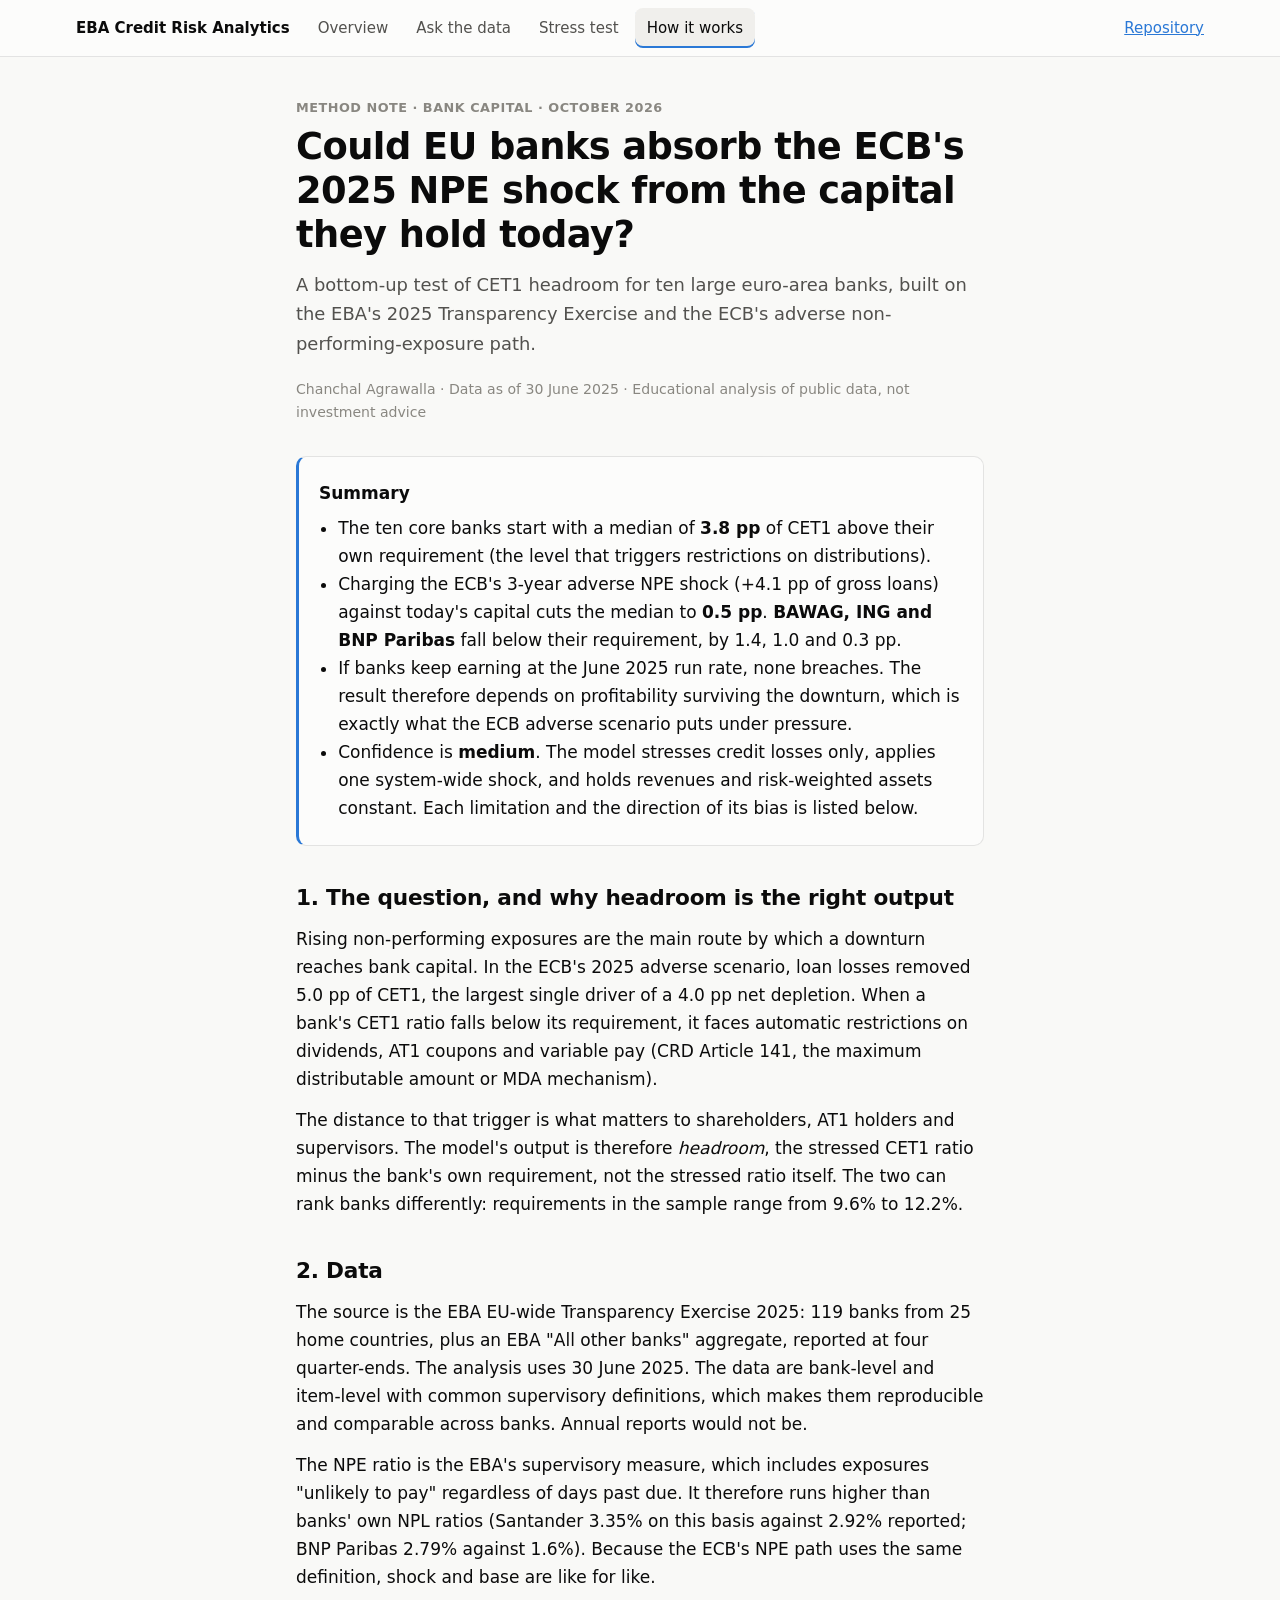
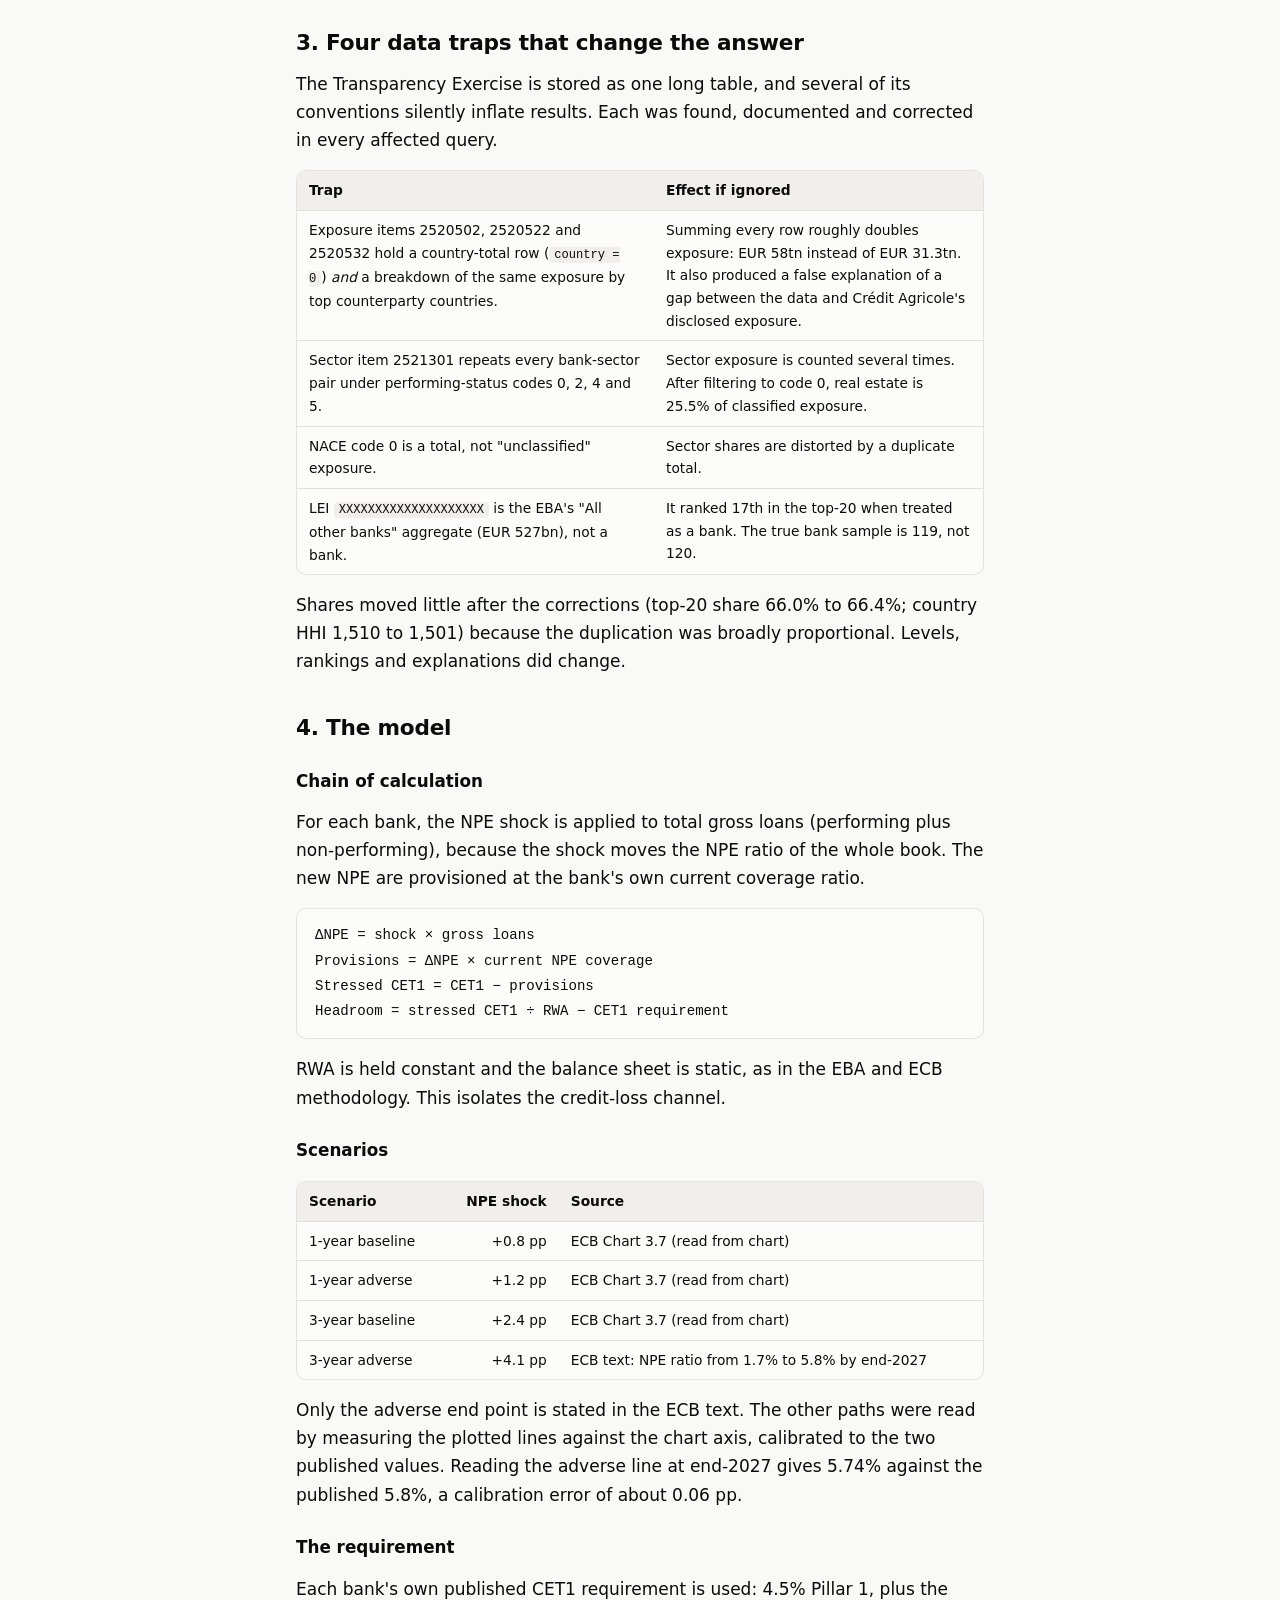
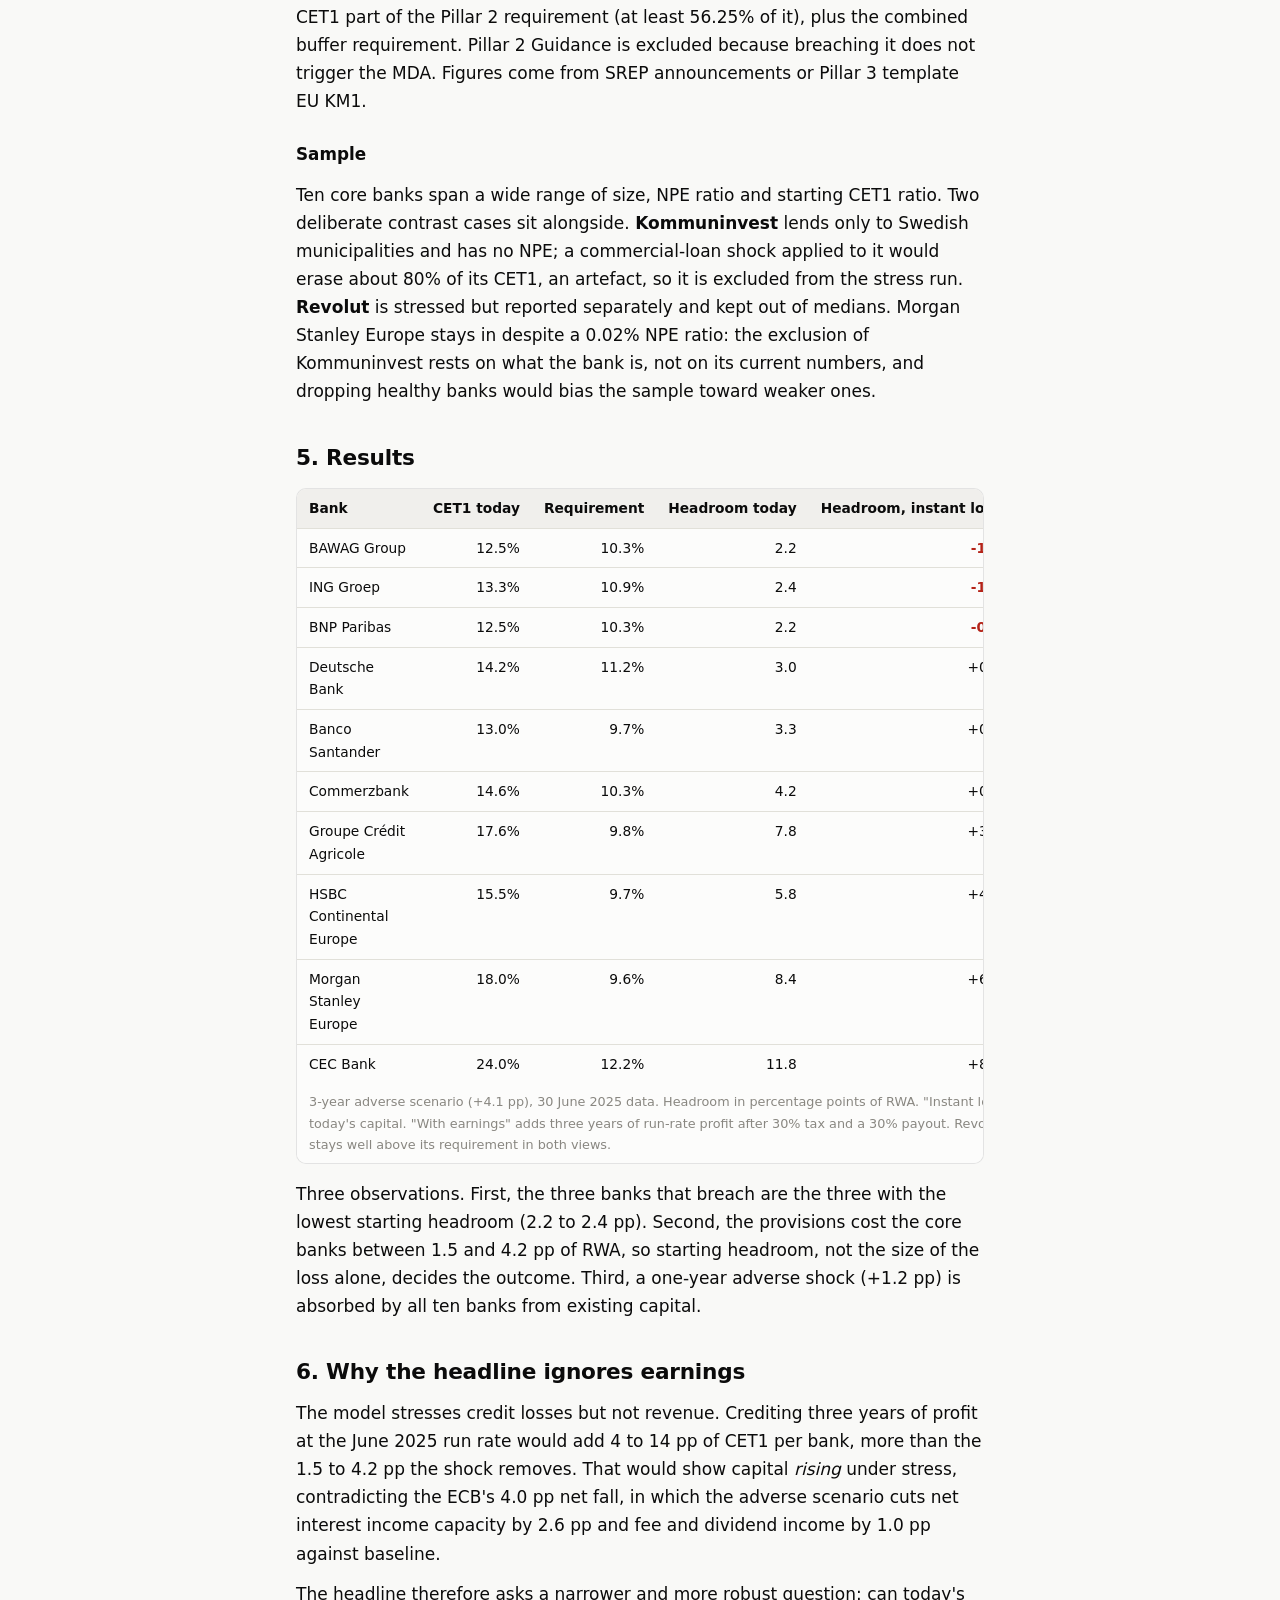
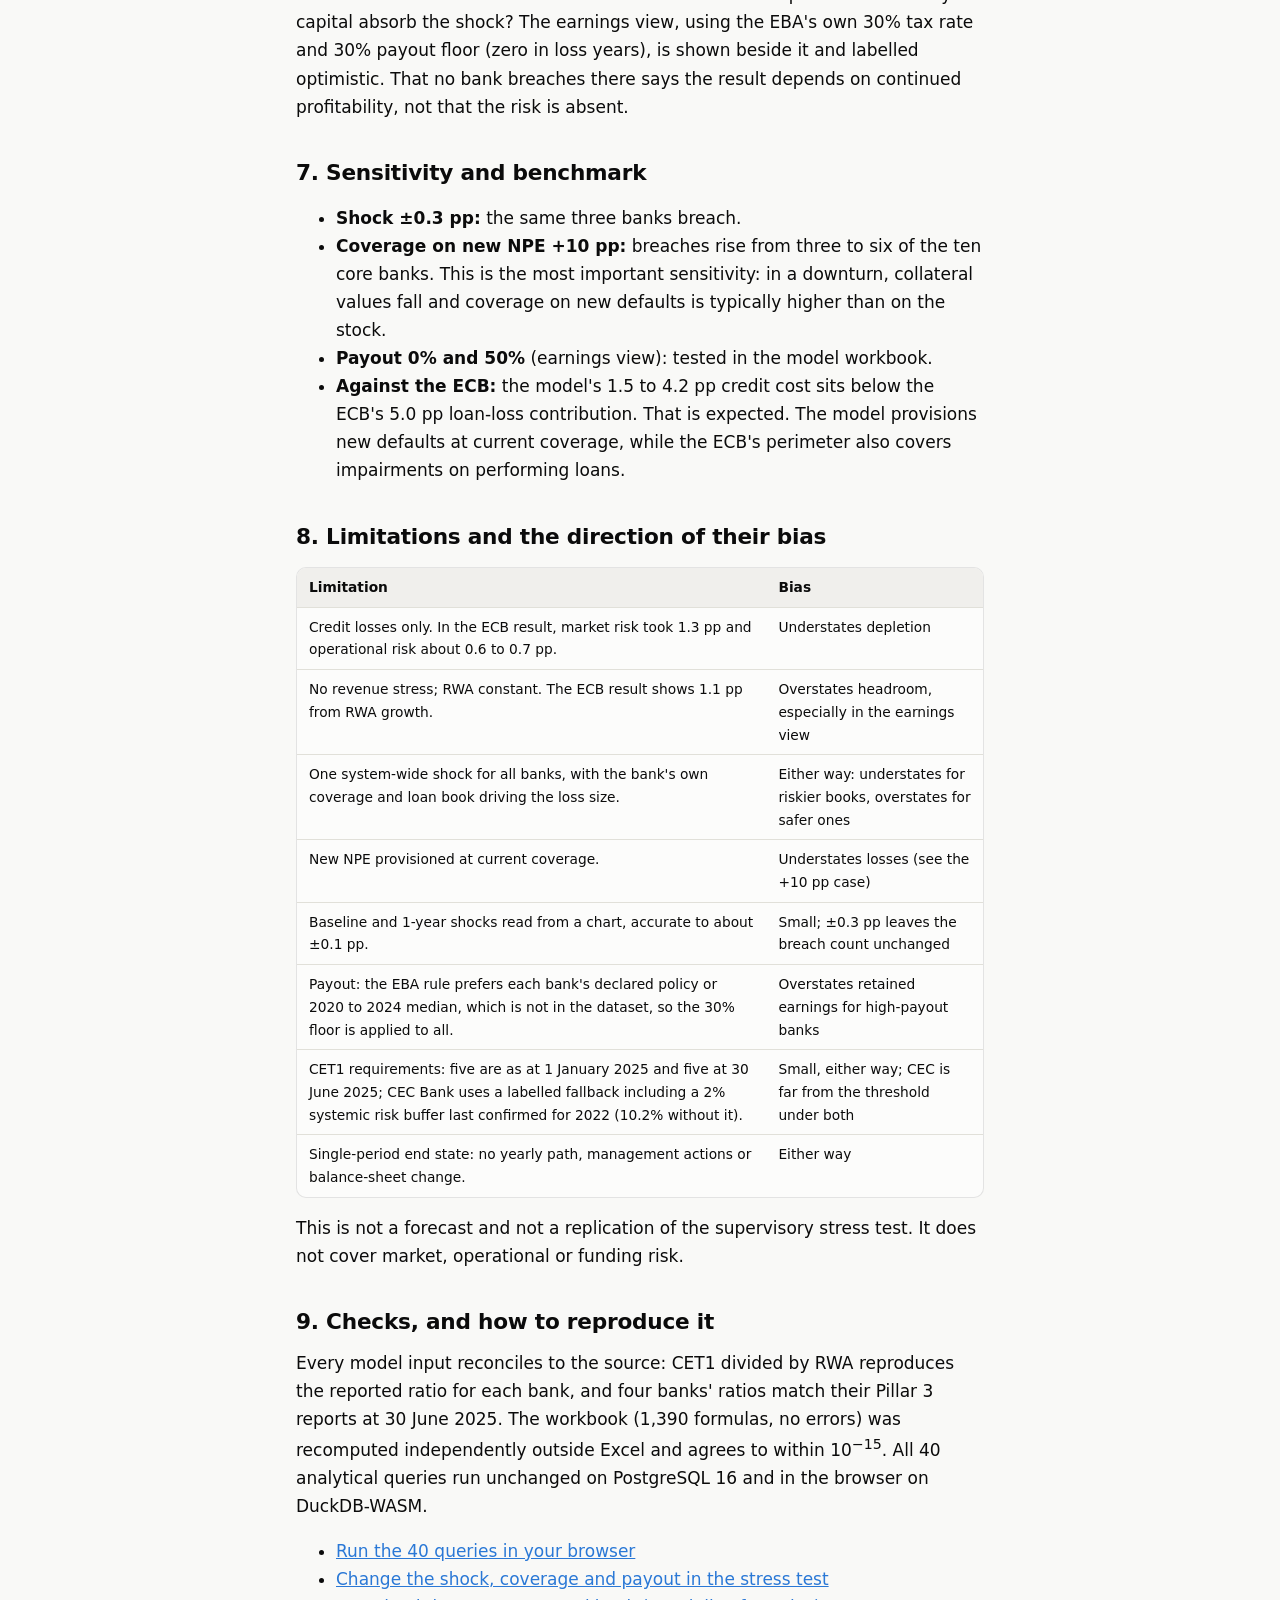
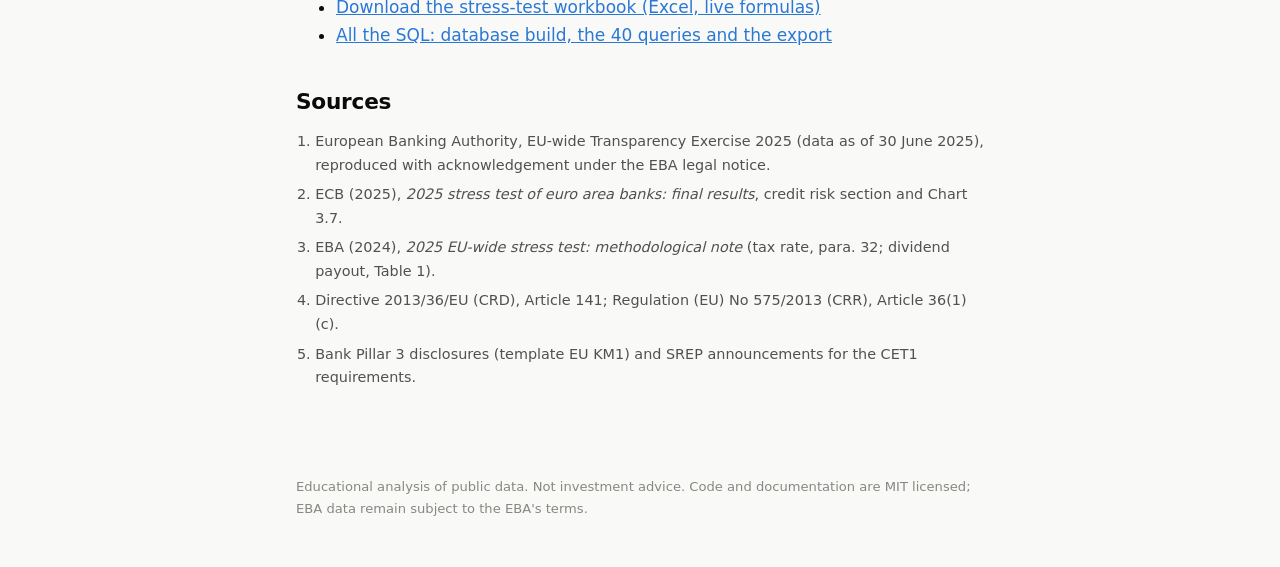
<file: docs/blog/how-this-analysis-works.html>
<!doctype html>
<html lang="en">
<head>
<meta charset="utf-8">
<meta name="viewport" content="width=device-width, initial-scale=1">
<meta http-equiv="Content-Security-Policy" content="default-src 'none'; style-src 'sha256-WWCMtQUHyd+nmiYvKY+VomCTy+H2lY/5AD/NCItwfcI='; img-src data:; base-uri 'none'; form-action 'none'">
<meta name="referrer" content="no-referrer">
<title>How this analysis works | EBA Credit Risk Analytics</title>
<meta name="description" content="A bottom-up test of CET1 headroom for ten large euro-area banks under the ECB 2025 adverse NPE path: data, model, results, sensitivity and limitations.">
<link rel="icon" href="data:image/svg+xml,%3Csvg xmlns='http://www.w3.org/2000/svg' viewBox='0 0 16 16'%3E%3Crect x='2' y='8' width='3' height='6' rx='1' fill='%232a78d6'/%3E%3Crect x='6.5' y='4' width='3' height='10' rx='1' fill='%232a78d6'/%3E%3Crect x='11' y='2' width='3' height='12' rx='1' fill='%232a78d6'/%3E%3C/svg%3E">
<style>
:root { color-scheme: light dark; --page:#f9f9f7; --surface:#fcfcfb; --surface-2:#f0efec; --ink:#0b0b0b; --ink-2:#52514e; --muted:#898781; --grid:#e1e0d9; --border:rgba(11,11,11,.10); --accent:#2a78d6; --critical-ink:#b42318; --font:system-ui,-apple-system,"Segoe UI",Roboto,sans-serif; }
@media (prefers-color-scheme: dark) { :root { --page:#0d0d0d; --surface:#1a1a19; --surface-2:#262624; --ink:#f0efec; --ink-2:#c3c2b7; --muted:#898781; --grid:#2c2c2a; --border:rgba(255,255,255,.10); --accent:#5598e7; --critical-ink:#e66767; } }
* { box-sizing: border-box; }
body { margin:0; background:var(--page); color:var(--ink); font:17px/1.65 var(--font); -webkit-text-size-adjust:100%; }
a { color:var(--accent); }
.site-header { background:var(--surface); border-bottom:1px solid var(--border); }
.header-row { max-width:1160px; margin:0 auto; padding:0 16px; display:flex; align-items:center; gap:16px; min-height:56px; flex-wrap:wrap; font-size:15px; }
.brand { font-weight:650; color:var(--ink); text-decoration:none; white-space:nowrap; }
.header-row nav { display:flex; gap:4px; flex:1; flex-wrap:wrap; }
.header-row nav a { padding:8px 12px; border-radius:8px; color:var(--ink-2); text-decoration:none; font-weight:500; }
.header-row nav a:hover { background:var(--surface-2); color:var(--ink); }
.header-row nav a[aria-current="page"] { background:var(--surface-2); color:var(--ink); box-shadow:inset 0 -2px 0 var(--accent); }
article { max-width:720px; margin:0 auto; padding:40px 16px 72px; }
.eyebrow { color:var(--muted); font-size:.8rem; text-transform:uppercase; letter-spacing:.04em; font-weight:600; margin:0; }
h1 { font-size:clamp(1.7rem,4vw,2.3rem); line-height:1.2; letter-spacing:-.015em; margin:.4rem 0 .8rem; font-weight:700; }
.dek { color:var(--ink-2); font-size:1.12rem; margin:0 0 1.2rem; }
.byline { color:var(--muted); font-size:.88rem; margin:0 0 2rem; }
h2 { font-size:1.35rem; line-height:1.3; margin:2.4rem 0 .6rem; letter-spacing:-.01em; }
h3 { font-size:1.05rem; margin:1.6rem 0 .3rem; }
p { margin:.8rem 0; }
.summary { background:var(--surface); border:1px solid var(--border); border-left:3px solid var(--accent); border-radius:10px; padding:16px 20px; margin:0 0 2rem; }
.summary p { margin:.4rem 0; }
.summary ul { margin:.4rem 0; padding-left:1.2rem; }
code { font-family:ui-monospace,Consolas,monospace; font-size:.88em; background:var(--surface-2); padding:1px 5px; border-radius:4px; }
.formula { background:var(--surface); border:1px solid var(--border); border-radius:10px; padding:14px 18px; margin:1rem 0; font-family:ui-monospace,Consolas,monospace; font-size:.88rem; line-height:1.8; overflow-x:auto; }
.table-wrap { overflow-x:auto; border:1px solid var(--border); border-radius:10px; margin:1rem 0; background:var(--surface); }
table { border-collapse:collapse; width:100%; font-size:.86rem; }
th,td { padding:8px 12px; border-bottom:1px solid var(--grid); text-align:left; vertical-align:top; }
th { background:var(--surface-2); font-weight:600; }
td.num,th.num { text-align:right; font-variant-numeric:tabular-nums; white-space:nowrap; }
td.neg { color:var(--critical-ink); font-weight:650; }
tr:last-child td { border-bottom:0; }
caption { caption-side:bottom; text-align:left; color:var(--muted); font-size:.8rem; padding:8px 12px; }
.note { color:var(--muted); font-size:.88rem; }
ol.refs { font-size:.9rem; color:var(--ink-2); padding-left:1.2rem; }
ol.refs li { margin:.35rem 0; }
footer { max-width:720px; margin:0 auto; padding:0 16px 48px; color:var(--muted); font-size:.82rem; }
@media (max-width:640px) { body { font-size:16px; } article { padding-top:28px; } }
</style>
</head>
<body>
<header class="site-header">
  <div class="header-row">
    <a class="brand" href="../index.html">EBA Credit Risk Analytics</a>
    <nav aria-label="Sections">
      <a href="../index.html#overview">Overview</a>
      <a href="../index.html#ask">Ask the data</a>
      <a href="../index.html#stress">Stress test</a>
      <a href="how-this-analysis-works.html" aria-current="page">How it works</a>
    </nav>
    <a href="https://github.com/agrawallachanchal/eba-credit-risk-analytics" style="color:var(--ink-2);text-decoration:none">Repository</a>
  </div>
</header>
<main>
<article>
<p class="eyebrow">Method note · bank capital · October 2026</p>
<h1>Could EU banks absorb the ECB's 2025 NPE shock from the capital they hold today?</h1>
<p class="dek">A bottom-up test of CET1 headroom for ten large euro-area banks, built on the EBA's 2025 Transparency Exercise and the ECB's adverse non-performing-exposure path.</p>
<p class="byline">Chanchal Agrawalla · Data as of 30 June 2025 · Educational analysis of public data, not investment advice</p>

<div class="summary">
<p><strong>Summary</strong></p>
<ul>
<li>The ten core banks start with a median of <strong>3.8 pp</strong> of CET1 above their own requirement (the level that triggers restrictions on distributions).</li>
<li>Charging the ECB's 3-year adverse NPE shock (+4.1 pp of gross loans) against today's capital cuts the median to <strong>0.5 pp</strong>. <strong>BAWAG, ING and BNP Paribas</strong> fall below their requirement, by 1.4, 1.0 and 0.3 pp.</li>
<li>If banks keep earning at the June 2025 run rate, none breaches. The result therefore depends on profitability surviving the downturn, which is exactly what the ECB adverse scenario puts under pressure.</li>
<li>Confidence is <strong>medium</strong>. The model stresses credit losses only, applies one system-wide shock, and holds revenues and risk-weighted assets constant. Each limitation and the direction of its bias is listed below.</li>
</ul>
</div>

<h2>1. The question, and why headroom is the right output</h2>
<p>Rising non-performing exposures are the main route by which a downturn reaches bank capital. In the ECB's 2025 adverse scenario, loan losses removed 5.0 pp of CET1, the largest single driver of a 4.0 pp net depletion. When a bank's CET1 ratio falls below its requirement, it faces automatic restrictions on dividends, AT1 coupons and variable pay (CRD Article 141, the maximum distributable amount or MDA mechanism).</p>
<p>The distance to that trigger is what matters to shareholders, AT1 holders and supervisors. The model's output is therefore <em>headroom</em>, the stressed CET1 ratio minus the bank's own requirement, not the stressed ratio itself. The two can rank banks differently: requirements in the sample range from 9.6% to 12.2%.</p>

<h2>2. Data</h2>
<p>The source is the EBA EU-wide Transparency Exercise 2025: 119 banks from 25 home countries, plus an EBA "All other banks" aggregate, reported at four quarter-ends. The analysis uses 30 June 2025. The data are bank-level and item-level with common supervisory definitions, which makes them reproducible and comparable across banks. Annual reports would not be.</p>
<p>The NPE ratio is the EBA's supervisory measure, which includes exposures "unlikely to pay" regardless of days past due. It therefore runs higher than banks' own NPL ratios (Santander 3.35% on this basis against 2.92% reported; BNP Paribas 2.79% against 1.6%). Because the ECB's NPE path uses the same definition, shock and base are like for like.</p>

<h2>3. Four data traps that change the answer</h2>
<p>The Transparency Exercise is stored as one long table, and several of its conventions silently inflate results. Each was found, documented and corrected in every affected query.</p>
<div class="table-wrap"><table>
<thead><tr><th>Trap</th><th>Effect if ignored</th></tr></thead>
<tbody>
<tr><td>Exposure items 2520502, 2520522 and 2520532 hold a country-total row (<code>country = 0</code>) <em>and</em> a breakdown of the same exposure by top counterparty countries.</td><td>Summing every row roughly doubles exposure: EUR 58tn instead of EUR 31.3tn. It also produced a false explanation of a gap between the data and Crédit Agricole's disclosed exposure.</td></tr>
<tr><td>Sector item 2521301 repeats every bank-sector pair under performing-status codes 0, 2, 4 and 5.</td><td>Sector exposure is counted several times. After filtering to code 0, real estate is 25.5% of classified exposure.</td></tr>
<tr><td>NACE code 0 is a total, not "unclassified" exposure.</td><td>Sector shares are distorted by a duplicate total.</td></tr>
<tr><td>LEI <code>XXXXXXXXXXXXXXXXXXXX</code> is the EBA's "All other banks" aggregate (EUR 527bn), not a bank.</td><td>It ranked 17th in the top-20 when treated as a bank. The true bank sample is 119, not 120.</td></tr>
</tbody></table></div>
<p>Shares moved little after the corrections (top-20 share 66.0% to 66.4%; country HHI 1,510 to 1,501) because the duplication was broadly proportional. Levels, rankings and explanations did change.</p>

<h2>4. The model</h2>
<h3>Chain of calculation</h3>
<p>For each bank, the NPE shock is applied to total gross loans (performing plus non-performing), because the shock moves the NPE ratio of the whole book. The new NPE are provisioned at the bank's own current coverage ratio.</p>
<div class="formula">ΔNPE = shock × gross loans<br>
Provisions = ΔNPE × current NPE coverage<br>
Stressed CET1 = CET1 − provisions<br>
Headroom = stressed CET1 ÷ RWA − CET1 requirement</div>
<p>RWA is held constant and the balance sheet is static, as in the EBA and ECB methodology. This isolates the credit-loss channel.</p>

<h3>Scenarios</h3>
<div class="table-wrap"><table>
<thead><tr><th>Scenario</th><th class="num">NPE shock</th><th>Source</th></tr></thead>
<tbody>
<tr><td>1-year baseline</td><td class="num">+0.8 pp</td><td>ECB Chart 3.7 (read from chart)</td></tr>
<tr><td>1-year adverse</td><td class="num">+1.2 pp</td><td>ECB Chart 3.7 (read from chart)</td></tr>
<tr><td>3-year baseline</td><td class="num">+2.4 pp</td><td>ECB Chart 3.7 (read from chart)</td></tr>
<tr><td>3-year adverse</td><td class="num">+4.1 pp</td><td>ECB text: NPE ratio from 1.7% to 5.8% by end-2027</td></tr>
</tbody></table></div>
<p>Only the adverse end point is stated in the ECB text. The other paths were read by measuring the plotted lines against the chart axis, calibrated to the two published values. Reading the adverse line at end-2027 gives 5.74% against the published 5.8%, a calibration error of about 0.06 pp.</p>

<h3>The requirement</h3>
<p>Each bank's own published CET1 requirement is used: 4.5% Pillar 1, plus the CET1 part of the Pillar 2 requirement (at least 56.25% of it), plus the combined buffer requirement. Pillar 2 Guidance is excluded because breaching it does not trigger the MDA. Figures come from SREP announcements or Pillar 3 template EU KM1.</p>

<h3>Sample</h3>
<p>Ten core banks span a wide range of size, NPE ratio and starting CET1 ratio. Two deliberate contrast cases sit alongside. <strong>Kommuninvest</strong> lends only to Swedish municipalities and has no NPE; a commercial-loan shock applied to it would erase about 80% of its CET1, an artefact, so it is excluded from the stress run. <strong>Revolut</strong> is stressed but reported separately and kept out of medians. Morgan Stanley Europe stays in despite a 0.02% NPE ratio: the exclusion of Kommuninvest rests on what the bank is, not on its current numbers, and dropping healthy banks would bias the sample toward weaker ones.</p>

<h2>5. Results</h2>
<div class="table-wrap"><table>
<caption>3-year adverse scenario (+4.1 pp), 30 June 2025 data. Headroom in percentage points of RWA. "Instant loss" charges the provisions against today's capital. "With earnings" adds three years of run-rate profit after 30% tax and a 30% payout. Revolut (reference case) is omitted; it stays well above its requirement in both views.</caption>
<thead><tr><th>Bank</th><th class="num">CET1 today</th><th class="num">Requirement</th><th class="num">Headroom today</th><th class="num">Headroom, instant loss</th><th class="num">Headroom, with earnings</th></tr></thead>
<tbody>
<tr><td>BAWAG Group</td><td class="num">12.5%</td><td class="num">10.3%</td><td class="num">2.2</td><td class="num neg">-1.4</td><td class="num">+7.3</td></tr>
<tr><td>ING Groep</td><td class="num">13.3%</td><td class="num">10.9%</td><td class="num">2.4</td><td class="num neg">-1.0</td><td class="num">+4.6</td></tr>
<tr><td>BNP Paribas</td><td class="num">12.5%</td><td class="num">10.3%</td><td class="num">2.2</td><td class="num neg">-0.3</td><td class="num">+4.2</td></tr>
<tr><td>Deutsche Bank</td><td class="num">14.2%</td><td class="num">11.2%</td><td class="num">3.0</td><td class="num">+0.3</td><td class="num">+6.2</td></tr>
<tr><td>Banco Santander</td><td class="num">13.0%</td><td class="num">9.7%</td><td class="num">3.3</td><td class="num">+0.5</td><td class="num">+6.2</td></tr>
<tr><td>Commerzbank</td><td class="num">14.6%</td><td class="num">10.3%</td><td class="num">4.2</td><td class="num">+0.6</td><td class="num">+5.5</td></tr>
<tr><td>Groupe Crédit Agricole</td><td class="num">17.6%</td><td class="num">9.8%</td><td class="num">7.8</td><td class="num">+3.6</td><td class="num">+8.8</td></tr>
<tr><td>HSBC Continental Europe</td><td class="num">15.5%</td><td class="num">9.7%</td><td class="num">5.8</td><td class="num">+4.3</td><td class="num">+7.2</td></tr>
<tr><td>Morgan Stanley Europe</td><td class="num">18.0%</td><td class="num">9.6%</td><td class="num">8.4</td><td class="num">+6.8</td><td class="num">+9.9</td></tr>
<tr><td>CEC Bank</td><td class="num">24.0%</td><td class="num">12.2%</td><td class="num">11.8</td><td class="num">+8.4</td><td class="num">+14.2</td></tr>
</tbody></table></div>
<p>Three observations. First, the three banks that breach are the three with the lowest starting headroom (2.2 to 2.4 pp). Second, the provisions cost the core banks between 1.5 and 4.2 pp of RWA, so starting headroom, not the size of the loss alone, decides the outcome. Third, a one-year adverse shock (+1.2 pp) is absorbed by all ten banks from existing capital.</p>

<h2>6. Why the headline ignores earnings</h2>
<p>The model stresses credit losses but not revenue. Crediting three years of profit at the June 2025 run rate would add 4 to 14 pp of CET1 per bank, more than the 1.5 to 4.2 pp the shock removes. That would show capital <em>rising</em> under stress, contradicting the ECB's 4.0 pp net fall, in which the adverse scenario cuts net interest income capacity by 2.6 pp and fee and dividend income by 1.0 pp against baseline.</p>
<p>The headline therefore asks a narrower and more robust question: can today's capital absorb the shock? The earnings view, using the EBA's own 30% tax rate and 30% payout floor (zero in loss years), is shown beside it and labelled optimistic. That no bank breaches there says the result depends on continued profitability, not that the risk is absent.</p>

<h2>7. Sensitivity and benchmark</h2>
<ul>
<li><strong>Shock ±0.3 pp:</strong> the same three banks breach.</li>
<li><strong>Coverage on new NPE +10 pp:</strong> breaches rise from three to six of the ten core banks. This is the most important sensitivity: in a downturn, collateral values fall and coverage on new defaults is typically higher than on the stock.</li>
<li><strong>Payout 0% and 50%</strong> (earnings view): tested in the model workbook.</li>
<li><strong>Against the ECB:</strong> the model's 1.5 to 4.2 pp credit cost sits below the ECB's 5.0 pp loan-loss contribution. That is expected. The model provisions new defaults at current coverage, while the ECB's perimeter also covers impairments on performing loans.</li>
</ul>

<h2>8. Limitations and the direction of their bias</h2>
<div class="table-wrap"><table>
<thead><tr><th>Limitation</th><th>Bias</th></tr></thead>
<tbody>
<tr><td>Credit losses only. In the ECB result, market risk took 1.3 pp and operational risk about 0.6 to 0.7 pp.</td><td>Understates depletion</td></tr>
<tr><td>No revenue stress; RWA constant. The ECB result shows 1.1 pp from RWA growth.</td><td>Overstates headroom, especially in the earnings view</td></tr>
<tr><td>One system-wide shock for all banks, with the bank's own coverage and loan book driving the loss size.</td><td>Either way: understates for riskier books, overstates for safer ones</td></tr>
<tr><td>New NPE provisioned at current coverage.</td><td>Understates losses (see the +10 pp case)</td></tr>
<tr><td>Baseline and 1-year shocks read from a chart, accurate to about ±0.1 pp.</td><td>Small; ±0.3 pp leaves the breach count unchanged</td></tr>
<tr><td>Payout: the EBA rule prefers each bank's declared policy or 2020 to 2024 median, which is not in the dataset, so the 30% floor is applied to all.</td><td>Overstates retained earnings for high-payout banks</td></tr>
<tr><td>CET1 requirements: five are as at 1 January 2025 and five at 30 June 2025; CEC Bank uses a labelled fallback including a 2% systemic risk buffer last confirmed for 2022 (10.2% without it).</td><td>Small, either way; CEC is far from the threshold under both</td></tr>
<tr><td>Single-period end state: no yearly path, management actions or balance-sheet change.</td><td>Either way</td></tr>
</tbody></table></div>
<p>This is not a forecast and not a replication of the supervisory stress test. It does not cover market, operational or funding risk.</p>

<h2>9. Checks, and how to reproduce it</h2>
<p>Every model input reconciles to the source: CET1 divided by RWA reproduces the reported ratio for each bank, and four banks' ratios match their Pillar 3 reports at 30 June 2025. The workbook (1,390 formulas, no errors) was recomputed independently outside Excel and agrees to within 10<sup>−15</sup>. All 40 analytical queries run unchanged on PostgreSQL 16 and in the browser on DuckDB-WASM.</p>
<ul>
<li><a href="../index.html#ask">Run the 40 queries in your browser</a></li>
<li><a href="../index.html#stress">Change the shock, coverage and payout in the stress test</a></li>
<li><a href="https://github.com/agrawallachanchal/eba-credit-risk-analytics/raw/main/EBA_stress_test_model.xlsx">Download the stress-test workbook (Excel, live formulas)</a></li>
<li><a href="https://github.com/agrawallachanchal/eba-credit-risk-analytics/blob/main/eba_analysis.sql">All the SQL: database build, the 40 queries and the export</a></li>
</ul>

<h2>Sources</h2>
<ol class="refs">
<li>European Banking Authority, EU-wide Transparency Exercise 2025 (data as of 30 June 2025), reproduced with acknowledgement under the EBA legal notice.</li>
<li>ECB (2025), <em>2025 stress test of euro area banks: final results</em>, credit risk section and Chart 3.7.</li>
<li>EBA (2024), <em>2025 EU-wide stress test: methodological note</em> (tax rate, para. 32; dividend payout, Table 1).</li>
<li>Directive 2013/36/EU (CRD), Article 141; Regulation (EU) No 575/2013 (CRR), Article 36(1)(c).</li>
<li>Bank Pillar 3 disclosures (template EU KM1) and SREP announcements for the CET1 requirements.</li>
</ol>
</article>
</main>
<footer>Educational analysis of public data. Not investment advice. Code and documentation are MIT licensed; EBA data remain subject to the EBA's terms.</footer>
</body>
</html>
</file>
